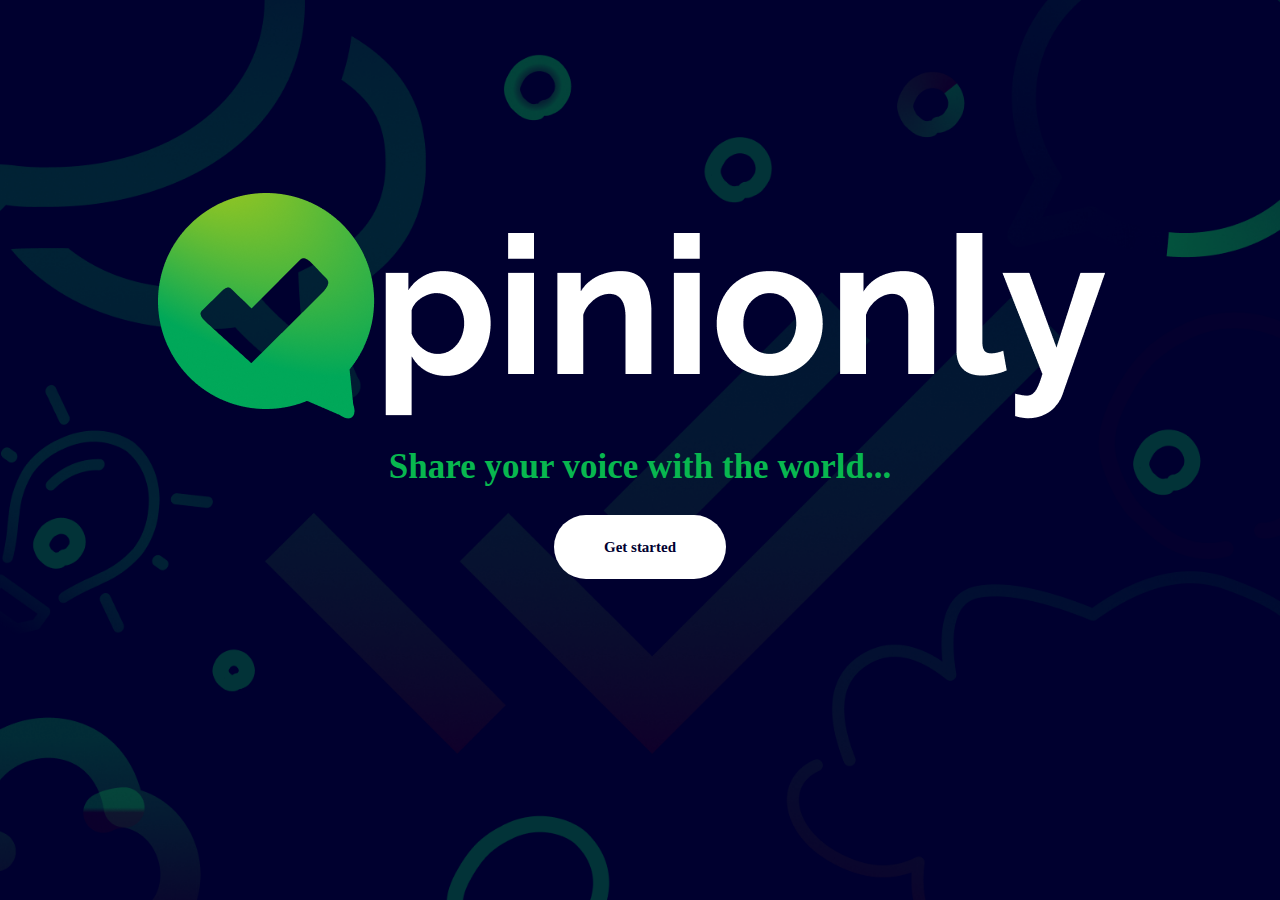
<file: Frontend/pages/index.html>
<!DOCTYPE html>
<html lang="en">
<head>
    <meta charset="UTF-8">
    <meta http-equiv="X-UA-Compatible" content="IE=edge">
    <meta name="viewport" content="width=device-width, initial-scale=1.0">
    <link rel="icon" type="image/x-icon" href="/Frontend/assets/favicon-opinionly/favicon-192.png">
    <link href='https://unpkg.com/boxicons@2.1.4/css/boxicons.min.css' rel='stylesheet'>
      <link rel="stylesheet" href="/Frontend/styles/styles.css">
    <title>Opinionly - Get Started</title>
</head>
<body>
    <div class="main-container xs-js-center">
        <div class="container">
            <img class="img-shrink" src="/Frontend/assets/opinionly-logo-full-white.png" alt="Logo Full">
            <h3 class="xs-fs-1 xs-fs-d8"><i class="fab fa-quote-left"></i>Share your voice with the world...</h3>
            <a class="xs-w-50 xs-fs-d8 xs-pad-d8 xs-js-center xs-fw-bolder" href="./home.html">Get started</a>
        </div>
    </div>
</body>
</html>
</file>
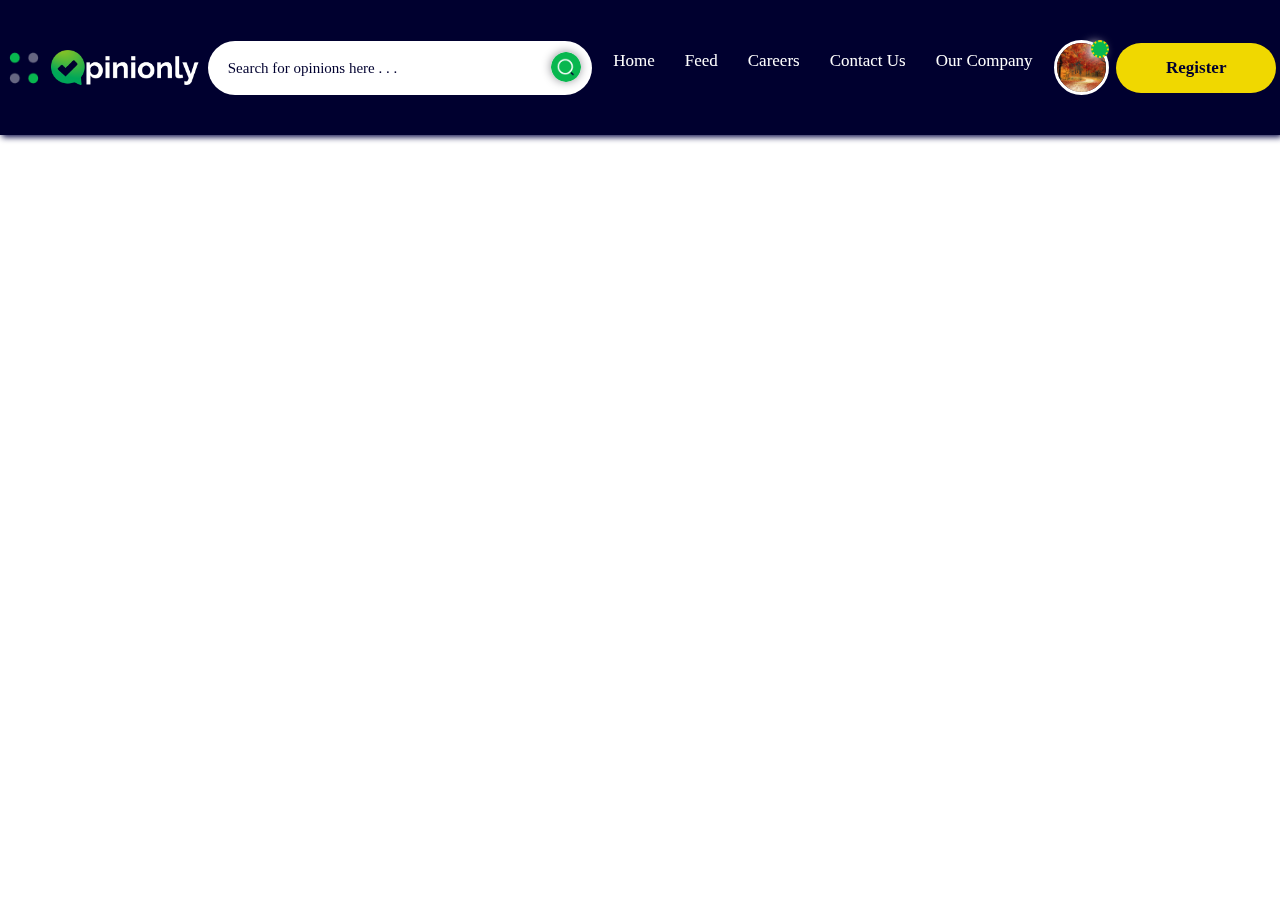
<file: Frontend/pages/about.html>
<!DOCTYPE html>
<html lang="en">
<head>
    <meta charset="UTF-8">
    <meta http-equiv="X-UA-Compatible" content="IE=edge">
    <meta name="viewport" content="width=device-width, initial-scale=1.0">
    <link rel="icon" type="image/x-icon" href="/Frontend/assets/favicon-opinionly/favicon-192.png">
    <link rel="stylesheet" href="/Frontend/icons/css/boxicons.min.css">
    <link rel="stylesheet" href="/Frontend/styles/styles.css">
    <title>Opinionly - About Us</title>
</head>
<body>
    <div class="nav-section">
        <div class="navigation-bar">
            <img class="menu-img" src="/Frontend/assets/menu 1.png" alt="Menu-section">

            <div class="logo">
                <a href="./index.html"><img src="/Frontend/assets/opinionly-logo-full-white.png" alt="Logo"></a>
            </div>

            <div class="search-bar">
                <input type="text" placeholder="Search for opinions here . . .">
                <button><img src="/Frontend/assets/search-icon-menu.png" alt="Search Icon"></button>
            </div>

            <div class="navigation-links">
                <ul>
                    <li><a href="./home.html">Home</a></li>
                    <li><a href="./feed.html">Feed</a></li>
                    <li><a href="./careers.html">Careers</a></li>
                    <li><a href="./contact.html">Contact Us</a></li>
                    <li><a href="./about.html">Our Company</a></li>
                </ul>
            </div>

            <div class="nav-user-image">
                <img src="/Frontend/assets/forest.jpg" alt="Nav Bar User Image">
                <span></span>
            </div>

            <a href="./register.html"><button id="register-btn">Register</button></a>
        </div>
        <div id="bar"></div>
    </div>

    <div class="nav-menu-full">
        <div class="nav-extended-dim"></div>
    <div class="nav-menu-section">
        <div class="nav-section-extended">

            <div class="mini-search-bar">
                <input type="text" placeholder="Search...">
                <img src="/Frontend/assets/search 2.png" alt="Mini searchbar icon">
            </div>
    
            <div class="nav-extended-links">
                <ul>
                    <li><a href="./getstarted.html">Get started</a></li>
                    <li><a href="./home.html">Home</a></li>
                    <li><a href="#">Categories</a></li>
                    <li><a href="#">Topics</a></li>
                    <li><a href="#">Contact Us</a></li>
                    <li><a href="#">Careers</a></li>
                    <li><a href="#">Leaderboard</a></li>
                    <li><a href="#">Log out</a></li>
                </ul>
            </div>
        </div>
    </div>
    </div>

    <ul>
        <li><a href="#"></a></li>
    </ul>

    
    <script src="/Frontend/app/script.js" defer></script>
</body>
</html>
</file>
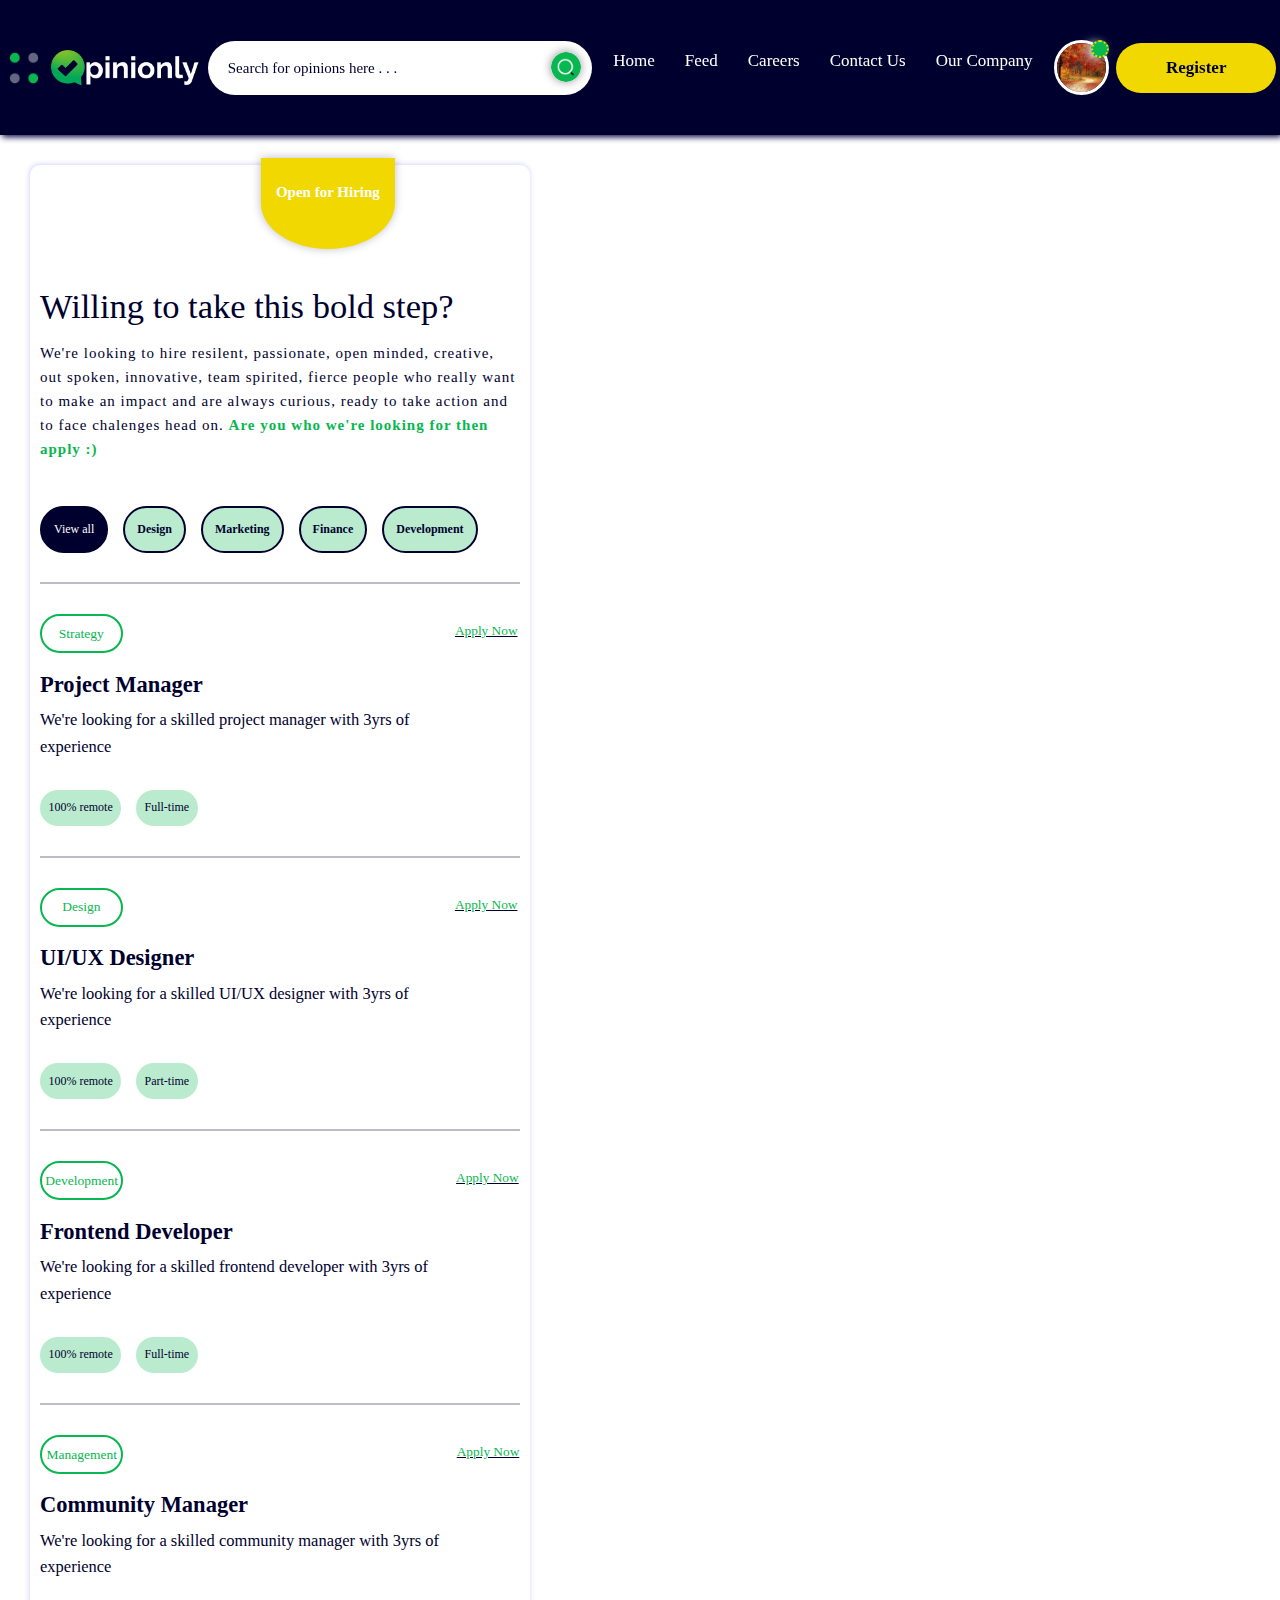
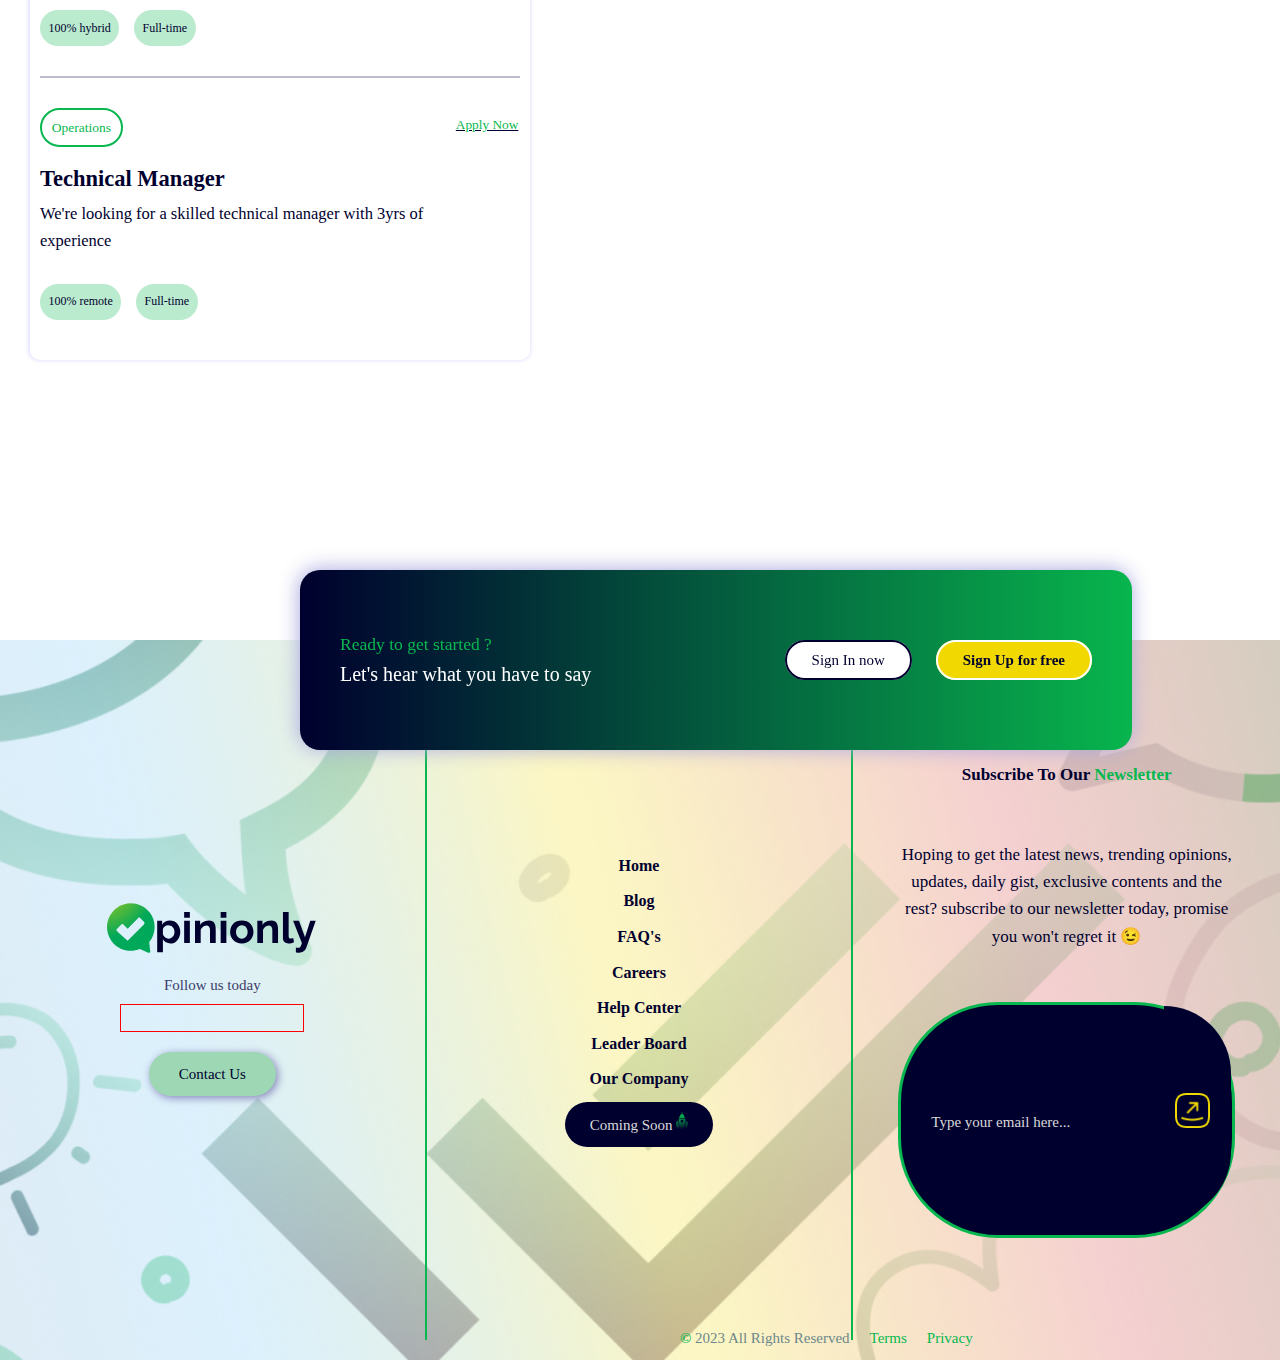
<file: Frontend/pages/careers.html>
<!DOCTYPE html>
<html lang="en">

<head>
    <meta charset="UTF-8">
    <meta http-equiv="X-UA-Compatible" content="IE=edge">
    <meta name="viewport" content="width=device-width, initial-scale=1.0">
    <link rel="icon" type="image/x-icon" href="/Frontend/assets/favicon-opinionly/favicon-192.png">
    <link rel="stylesheet" href="/Frontend/icons/css/boxicons.min.css">
    <link rel="stylesheet" href="/Frontend/styles/styles.css">
    <title>Opinionly - Careers</title>
</head>

<body>

    <div class="nav-section">
        <div class="navigation-bar">
            <img class="menu-img" src="/Frontend/assets/menu 1.png" alt="Menu-section">

            <div class="logo">
                <a href="./index.html"><img src="/Frontend/assets/opinionly-logo-full-white.png" alt="Logo"></a>
            </div>

            <div class="search-bar">
                <input type="text" placeholder="Search for opinions here . . .">
                <button><img src="/Frontend/assets/search-icon-menu.png" alt="Search Icon"></button>
            </div>

            <div class="navigation-links">
                <ul>
                    <li><a href="./home.html">Home</a></li>
                    <li><a href="./feed.html">Feed</a></li>
                    <li><a href="./careers.html">Careers</a></li>
                    <li><a href="./contact.html">Contact Us</a></li>
                    <li><a href="./about.html">Our Company</a></li>
                </ul>
            </div>

            <div class="nav-user-image">
                <img src="/Frontend/assets/forest.jpg" alt="Nav Bar User Image">
                <span></span>
            </div>

            <a href="./register.html"><button id="register-btn">Register</button></a>
        </div>
        <div id="bar"></div>
    </div>

    <div class="nav-menu-full">
        <div class="nav-extended-dim"></div>
    <div class="nav-menu-section">
        <div class="nav-section-extended">

            <div class="mini-search-bar">
                <input type="text" placeholder="Search...">
                <img src="/Frontend/assets/search 2.png" alt="Mini searchbar icon">
            </div>
    
            <div class="nav-extended-links">
                <ul>
                    <li><a href="./getstarted.html">Get started</a></li>
                    <li><a href="./home.html">Home</a></li>
                    <li><a href="#">Categories</a></li>
                    <li><a href="#">Topics</a></li>
                    <li><a href="#">Contact Us</a></li>
                    <li><a href="#">Careers</a></li>
                    <li><a href="#">Leaderboard</a></li>
                    <li><a href="#">Log out</a></li>
                </ul>
            </div>
        </div>
    </div>
    </div>

    <div class="career-main-container">

        <div class="career-listings">

            <div class="career-intro-message">
                <span>Open for Hiring</span>
                <h1>Willing to take this bold step?</h1>
                <p>We're looking to hire resilent, passionate, open minded, creative, out spoken, innovative, team spirited, fierce people who really want to make an impact and are always curious, ready to take action and to face chalenges head on. <b>Are you who we're looking for then apply :)</b></p>
            </div>

            <div class="career-slide-catalogue">
                <span>View all</span>
                <span>Design</span>
                <span>Marketing</span>
                <span>Finance</span>
                <span>Development</span>
            </div>

            <div class="career-list">

                <div class="career-list-info">
                    <span class="career-category">Strategy</span>
                    <h3>Project Manager</h3>
                    <p>We're looking for a skilled project manager with 3yrs of experience</p>

                    <div class="career-info-tags">
                        <span>100% remote</span>
                        <span>Full-time</span>
                    </div>
                </div>

                <button onclick="CareerDetails()">Apply Now</button>
            </div>

            <div class="career-list">

                <div class="career-list-info">
                    <span class="career-category">Design</span>
                    <h3>UI/UX Designer</h3>
                    <p>We're looking for a skilled UI/UX designer with 3yrs of experience</p>

                    <div class="career-info-tags">
                        <span>100% remote</span>
                        <span>Part-time</span>
                    </div>
                </div>

                <button onclick="CareerDetails()">Apply Now</button>
            </div>

            <div class="career-list">

                <div class="career-list-info">
                    <span class="career-category">Development</span>
                    <h3>Frontend Developer</h3>
                    <p>We're looking for a skilled frontend developer with 3yrs of experience</p>

                    <div class="career-info-tags">
                        <span>100% remote</span>
                        <span>Full-time</span>
                    </div>
                </div>

                <button onclick="CareerDetails()">Apply Now</button>
            </div>

            <div class="career-list">

                <div class="career-list-info">
                    <span class="career-category">Management</span>
                    <h3>Community Manager</h3>
                    <p>We're looking for a skilled community manager with 3yrs of experience</p>

                    <div class="career-info-tags">
                        <span>100% hybrid</span>
                        <span>Full-time</span>
                    </div>
                </div>

                <button onclick="CareerDetails()">Apply Now</button>
            </div>

            <div class="career-list">

                <div class="career-list-info">
                    <span class="career-category">Operations</span>
                    <h3>Technical Manager</h3>
                    <p>We're looking for a skilled technical manager with 3yrs of experience</p>

                    <div class="career-info-tags">
                        <span>100% remote</span>
                        <span>Full-time</span>
                    </div>
                </div>

                <button onclick="CareerDetails()">Apply Now</button>
            </div>

        </div>

        <div class="career-listing-details">

            <div class="career-listings-header">
                <span class="career-category">Strategy</span>
                <h1>Project Manager</h1>

                <div class="career-tag-section">

                    <div class="career-tag">
                        <span>100% remote</span>
                        <span>Full-time</span>
                    </div>

                    <button class="career-apply-btn" onclick="applySect()">Apply</button>

                </div>
            </div>

            <div class="career-list-info">
                <p>We are looking to hire talented, brillant, highly motivated indvidual who a very proficient and knowledgeable in their work. Working with us a Project Manager means that you'll be in charge of the organization, coordination and handling of various iterations and project which we will work. This involves working closely with multiple teams, project leaders, team leaders, and overseeing leaders to releasing and working on various project that will be worked on in this course of the lifespan of this product. As a project manager you're not only expected to carry out work efficiently and accurately but to be able to <b>:</b></p>
                <ul>
                    <li>Work conveniently with teams.</li>
                    <li>Cultivate a great work-fun experiance.</li>
                    <li>Know how to communicate efficiently with team members.</li>
                    <li>Create an atmosphere suitable to breed creativity, productivty and healthy engagements.</li>
                </ul>
                <p>These among many are the skills we require from you as a project manager in our our organisation. You leave a link to your portfolio website or drop your resume below. </p>
                <a href="#">Learn more about our organisation</a>
            </div>
        </div>

        <div class="career-apply-container">
            <div class="career-apply-section">

                <form>
                    <div class="career-apply-form">
                        <span>Name</span>
                        <input type="text" placeholder="Please enter your name...">
                    </div>

                    <div class="career-apply-form">
                        <span>Email ID</span>
                        <input type="text" placeholder="Please enter your email...">
                    </div>

                    <div class="career-apply-form">
                        <span>Portfolio Link</span>
                        <input type="text" placeholder="https://example.co...">
                    </div>
                </form>

                <div class="apply-divider">
                    <hr> OR <hr>
                </div>

                <div class="career-resume-upload">
                    <i class='bx bxs-file-pdf'></i>
                    <h6>Upload your resume here <br> Your file size must not be gretaer than 15mb</h6>
                    <button>upload</button>
                </div>

                <button>Submit</button>
            </div>
        </div>

    </div>

    <div class="footer-section">

        <div class="footer-cta-section">
            <div class="footer-cta-text">
                <h3>Ready to get started ?</h3>
                <h2>Let's hear what you have to say</h2>
            </div>
            <div class="footer-cta-register">
                <a href="./register.html">Sign In now</a>
                <a href="./register.html" class="sign-up">Sign Up for free</a>
            </div>
        </div>

        <div class="footer-main-section">
            <!-- <img src="/assets/Footer-bg.png" alt="Footer Background" class="footer-bg"> -->
            <div class="footer-socials">

                <div class="footer-logo">
                    <img src="/Frontend/assets/opinionly-logo-full.svg" alt="Footer Logo">
                </div>

                <h5>Follow us today</h5>

                <div class="footer-social-tags">
                    <a href="#"><i class='bx bxl-facebook-circle'></i></a>
                    <a href="#"><i class='bx bxl-linkedin-square' ></i></a>
                    <a href="#"><i class='bx bxl-instagram-alt' ></i></a>
                    <a href="#"><i class='bx bxl-twitter' ></i></a>
                </div>

                <a href="#" class="footer-contact-btn">Contact Us</a>
            </div>

            <div class="footer-links">
                <li><a href="#">Home</a></li>
                <li><a href="#">Blog</a></li>
                <li><a href="#">FAQ's</a></li>
                <li><a href="#">Careers</a></li>
                <li><a href="#">Help Center</a></li>
                <li><a href="#">Leader Board</a></li>
                <li><a href="#">Our Company</a></li>
                <div class="coming-soon-btn">
                    <a href="#">Coming Soon <img src="/Frontend/assets/rocket.png" alt="Coming Soon Image"></a>
                </div>
            </div>

            <div class="footer-subscribe">
                <h3>Subscribe To Our <b>Newsletter</b></h3>
                <p>Hoping to get the latest news, trending opinions, updates, daily gist, exclusive contents and the
                    rest? subscribe to our newsletter today, promise you won't regret it 😉</p>
                <div class="subscribe">
                    <input type="text" placeholder="Type your email here...">
                    <button><img src="/Frontend/assets/subscribe.png" alt="Subscribe Image"></button>
                </div>
            </div>

            <div class="copyright">
                <h5><b>&#169;</b> 2023 All Rights Reserved</h5>
                <div class="terms">
                    <li><a href="#">Terms</a></li>
                    <li><a href="#">Privacy</a></li>
                </div>
            </div>
        </div>

    </div>

    <script src="/Frontend/app/script.js" defer></script>
</body>

</html>
</file>
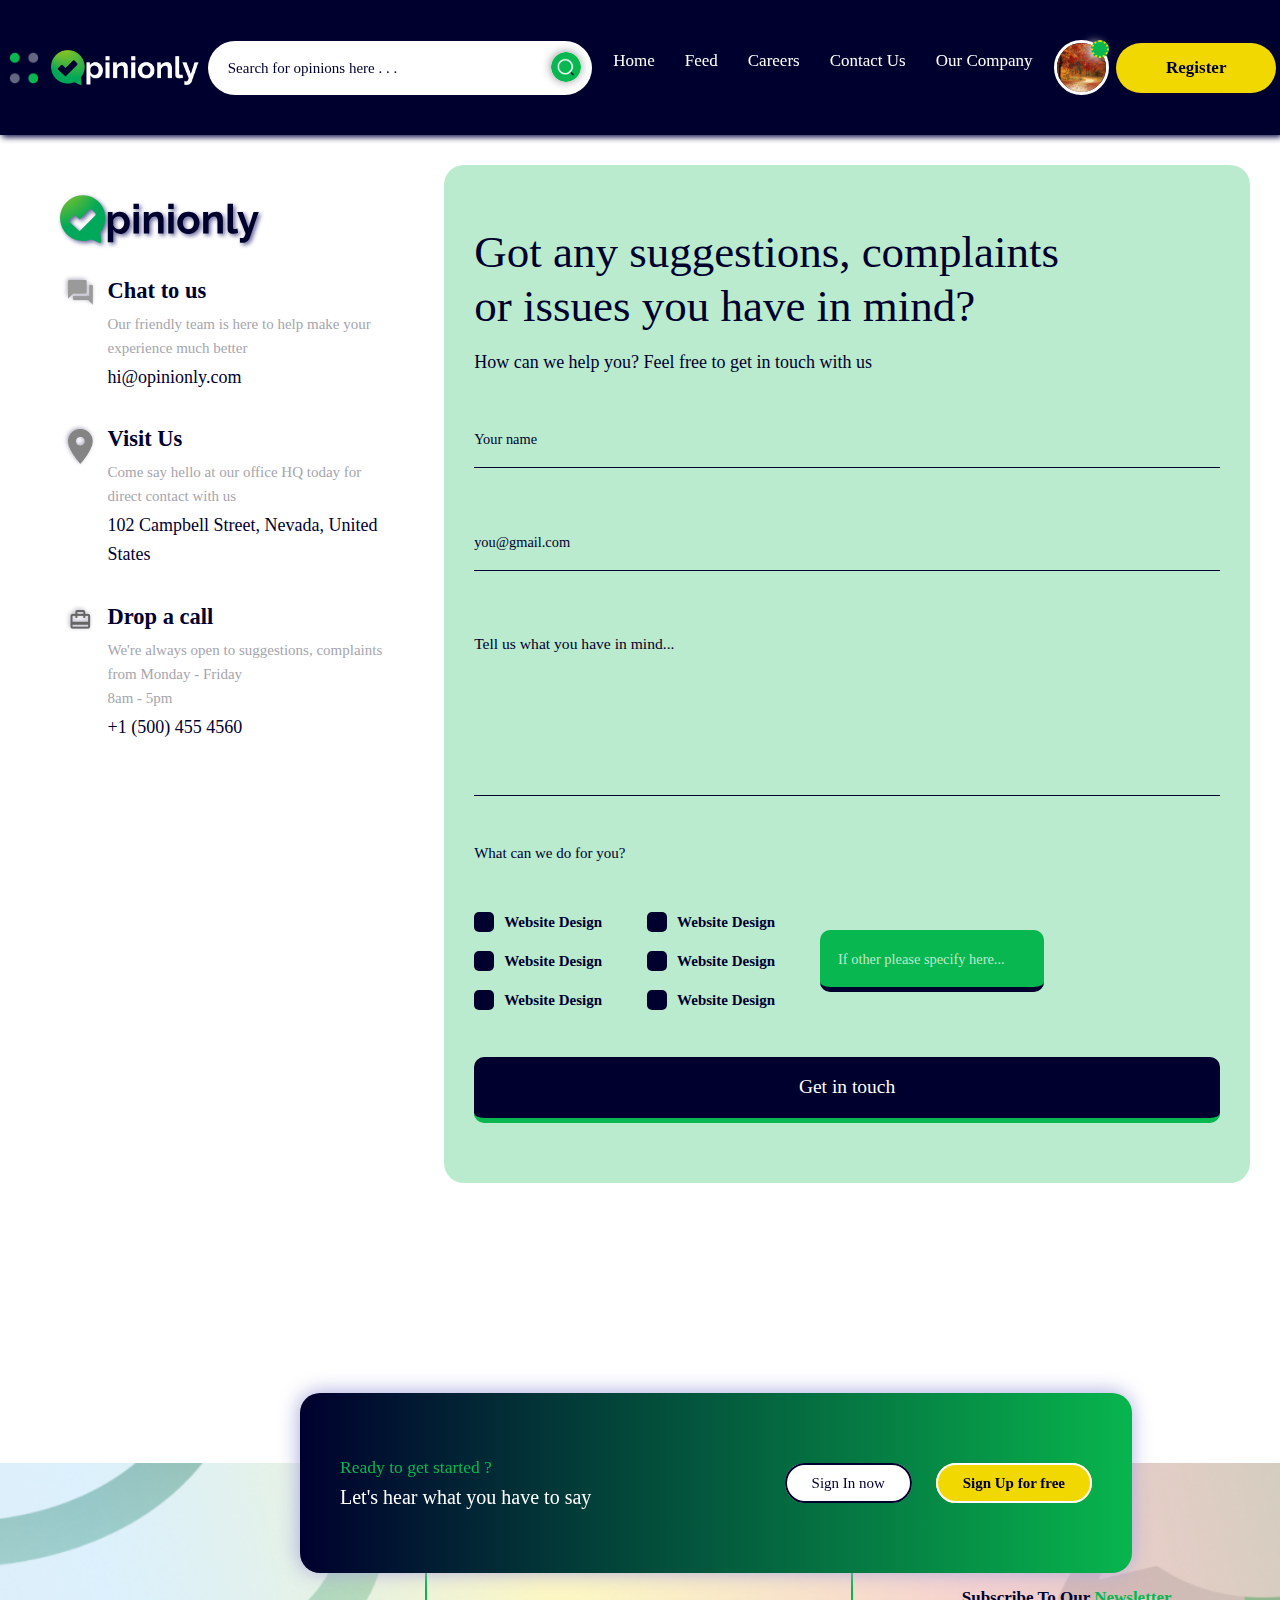
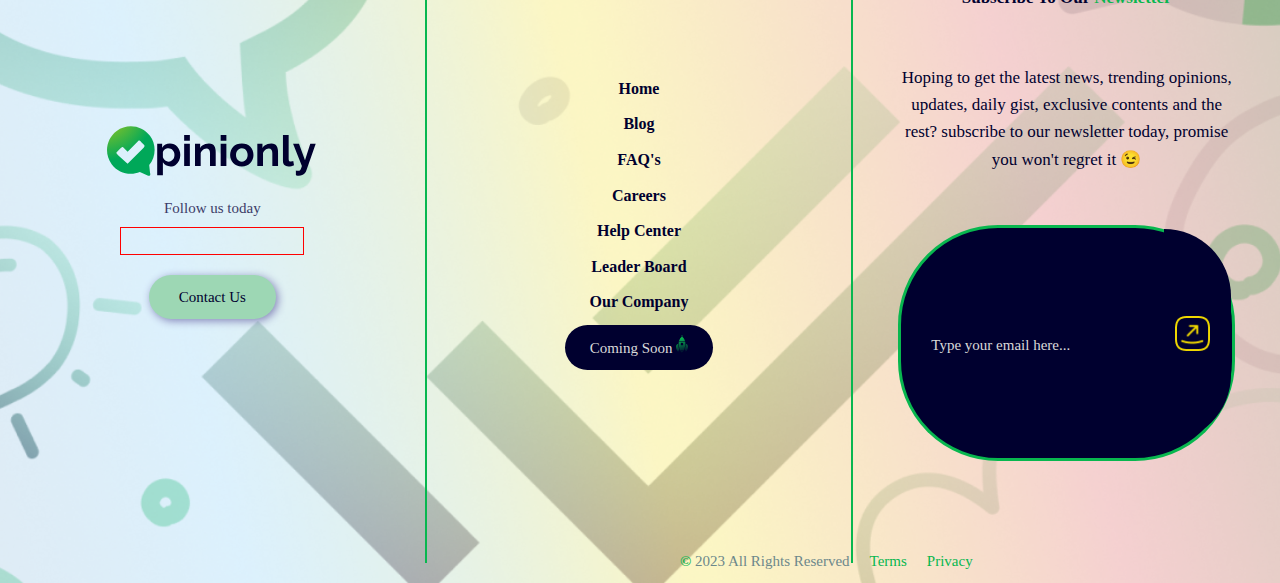
<file: Frontend/pages/contact.html>
<!DOCTYPE html>
<html lang="en">

<head>
    <meta charset="UTF-8">
    <meta http-equiv="X-UA-Compatible" content="IE=edge">
    <meta name="viewport" content="width=device-width, initial-scale=1.0">
    <link rel="icon" type="image/x-icon" href="/Frontend/assets/favicon-opinionly/favicon-192.png">
    <link href='https://unpkg.com/boxicons@2.1.4/css/boxicons.min.css' rel='stylesheet'>
    <link rel="stylesheet" href="/Frontend/styles/styles.css">
    <title>Opinionly - Contact Us</title>
</head>

<body>
    <div class="nav-section">
        <div class="navigation-bar">
            <img class="menu-img" src="/Frontend/assets/menu 1.png" alt="Menu-section">

            <div class="logo">
                <a href="./index.html"><img src="/Frontend/assets/opinionly-logo-full-white.png" alt="Logo"></a>
            </div>

            <div class="search-bar">
                <input type="text" placeholder="Search for opinions here . . .">
                <button><img src="/Frontend/assets/search-icon-menu.png" alt="Search Icon"></button>
            </div>

            <div class="navigation-links">
                <ul>
                    <li><a href="./home.html">Home</a></li>
                    <li><a href="./feed.html">Feed</a></li>
                    <li><a href="./careers.html">Careers</a></li>
                    <li><a href="./contact.html">Contact Us</a></li>
                    <li><a href="./about.html">Our Company</a></li>
                </ul>
            </div>

            <div class="nav-user-image">
                <img src="/Frontend/assets/forest.jpg" alt="Nav Bar User Image">
                <span></span>
            </div>

            <a href="./register.html"><button id="register-btn">Register</button></a>
        </div>
        <div id="bar"></div>
    </div>

    <div class="nav-menu-full">
        <div class="nav-extended-dim"></div>
    <div class="nav-menu-section">
        <div class="nav-section-extended">

            <div class="mini-search-bar">
                <input type="text" placeholder="Search...">
                <img src="/Frontend/assets/search 2.png" alt="Mini searchbar icon">
            </div>
    
            <div class="nav-extended-links">
                <ul>
                    <li><a href="./getstarted.html">Get started</a></li>
                    <li><a href="./home.html">Home</a></li>
                    <li><a href="#">Categories</a></li>
                    <li><a href="#">Topics</a></li>
                    <li><a href="#">Contact Us</a></li>
                    <li><a href="#">Careers</a></li>
                    <li><a href="#">Leaderboard</a></li>
                    <li><a href="#">Log out</a></li>
                </ul>
            </div>
        </div>
    </div>
    </div>

    <div class="contact-main-container">

        <div class="contact-left-section">

            <div class="contact-img">
                <img src="/Frontend/assets/opinionly-logo-full.svg" alt="Opinionly Logo">
            </div>

            <div class="contact-modes">
                <div class="contact-mode-img">
                    <img src="/Frontend/assets/comments.png" alt="Chat us image">
                </div>
                <div class="contact-mode-details">
                    <h3>Chat to us</h3>
                    <p>Our friendly team is here to help make your experience much better</p>
                    <h5>hi@opinionly.com</h5>
                </div>
            </div>

            <div class="contact-modes">
                <div class="contact-mode-img">
                    <img src="/Frontend/assets/location.png" alt="Chat us image">
                </div>
                <div class="contact-mode-details">
                    <h3>Visit Us</h3>
                    <p>Come say hello at our office HQ today for direct contact with us</p>
                    <h5>102 Campbell Street, Nevada, United States</h5>
                </div>
            </div>

            <div class="contact-modes">
                <div class="contact-mode-img">
                    <img src="/Frontend/assets/profile-job.png" alt="Chat us image">
                </div>
                <div class="contact-mode-details">
                    <h3>Drop a call</h3>
                    <p>We're always open to suggestions, complaints from Monday - Friday <br> 8am - 5pm</p>
                    <h5>+1 (500) 455 4560</h5>
                </div>
            </div>

        </div>

        <div class="contact-right-section">

            <div class="contact-right-header">
                <h1>Got any suggestions, complaints or issues you have in mind?</h1>
            </div>

            <h5>How can we help you? Feel free to get in touch with us</h5>

            <div class="contact-form">
                <input type="text" placeholder="Your name">
                <input type="email" placeholder="you@gmail.com">
                <textarea name="contact-form-msg" id="contact-form-msg" placeholder="Tell us what you have in mind..."></textarea>

                <p>What can we do for you?</p>

                <div class="contact-form-checkbox">

                    <div class="form-checkbox">

                        <label class="checkbox">
                            <input type="checkbox" name="Web Design" id="Web-design"> <label>Website Design</label>
                            <div class="checkmark"></div>
                            
                        </label>

                        <label class="checkbox">
                            <input type="checkbox" name="Web Design" id="Web-design"> <label>Website Design</label>
                            <div class="checkmark"></div>
                            
                        </label>

                        <label class="checkbox">
                            <input type="checkbox" name="Web Design" id="Web-design"> <label>Website Design</label>
                            <div class="checkmark"></div>
                            
                        </label>

                    </div>

                    <div class="form-checkbox">

                        <label class="checkbox">
                            <input type="checkbox" name="Web Design" id="Web-design"> <label>Website Design</label>
                            <div class="checkmark"></div>
                            
                        </label>
    
                        <label class="checkbox">
                            <input type="checkbox" name="Web Design" id="Web-design"> <label>Website Design</label>
                            <div class="checkmark"></div>
                            
                        </label>
    
                        <label class="checkbox">
                            <input type="checkbox" name="Web Design" id="Web-design"> <label>Website Design</label>
                            <div class="checkmark"></div>
                            
                        </label>

                    </div>
                    
                    <div class="checkbox-extension">
                        <input type="text" placeholder="If other please specify here...">
                    </div>

                </div>

                <button>Get in touch</button>
            </div>
            
        </div>

    </div>

    <div class="footer-section">

        <div class="footer-cta-section">
            <div class="footer-cta-text">
                <h3>Ready to get started ?</h3>
                <h2>Let's hear what you have to say</h2>
            </div>
            <div class="footer-cta-register">
                <a href="./register.html">Sign In now</a>
                <a href="./register.html" class="sign-up">Sign Up for free</a>
            </div>
        </div>

        <div class="footer-main-section">
            <!-- <img src="/assets/Footer-bg.png" alt="Footer Background" class="footer-bg"> -->
            <div class="footer-socials">

                <div class="footer-logo">
                    <img src="/Frontend/assets/opinionly-logo-full.svg" alt="Footer Logo">
                </div>

                <h5>Follow us today</h5>

                <div class="footer-social-tags">
                    <a href="#"><i class='bx bxl-facebook-circle'></i></a>
                    <a href="#"><i class='bx bxl-linkedin-square' ></i></a>
                    <a href="#"><i class='bx bxl-instagram-alt' ></i></a>
                    <a href="#"><i class='bx bxl-twitter' ></i></a>
                </div>

                <a href="#" class="footer-contact-btn">Contact Us</a>
            </div>

            <div class="footer-links">
                <li><a href="#">Home</a></li>
                <li><a href="#">Blog</a></li>
                <li><a href="#">FAQ's</a></li>
                <li><a href="#">Careers</a></li>
                <li><a href="#">Help Center</a></li>
                <li><a href="#">Leader Board</a></li>
                <li><a href="#">Our Company</a></li>
                <div class="coming-soon-btn">
                    <a href="#">Coming Soon <img src="/Frontend/assets/rocket.png" alt="Coming Soon Image"></a>
                </div>
            </div>

            <div class="footer-subscribe">
                <h3>Subscribe To Our <b>Newsletter</b></h3>
                <p>Hoping to get the latest news, trending opinions, updates, daily gist, exclusive contents and the
                    rest? subscribe to our newsletter today, promise you won't regret it 😉</p>
                <div class="subscribe">
                    <input type="text" placeholder="Type your email here...">
                    <button><img src="/Frontend/assets/subscribe.png" alt="Subscribe Image"></button>
                </div>
            </div>

            <div class="copyright">
                <h5><b>&#169;</b> 2023 All Rights Reserved</h5>
                <div class="terms">
                    <li><a href="#">Terms</a></li>
                    <li><a href="#">Privacy</a></li>
                </div>
            </div>
        </div>

    </div>

    <script src="/Frontend/app/script.js" defer></script>
</body>

</html>
</file>
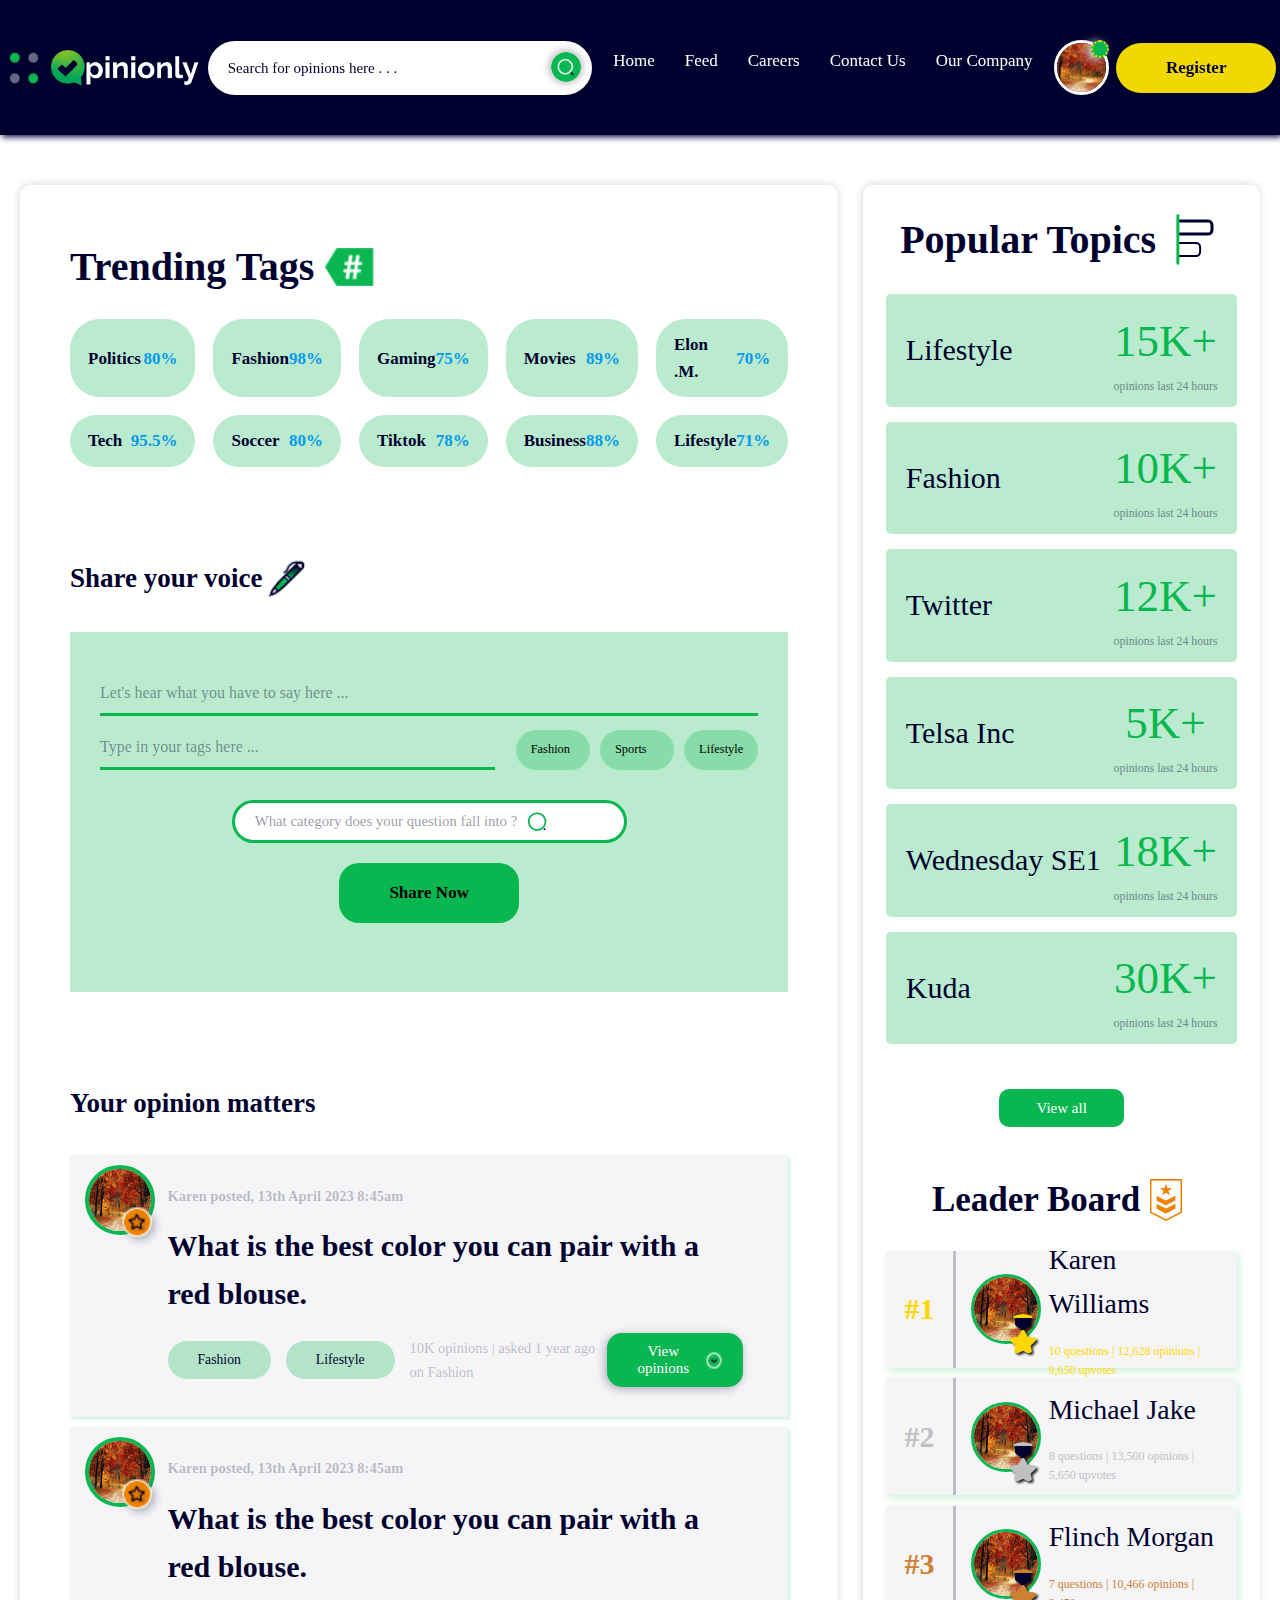
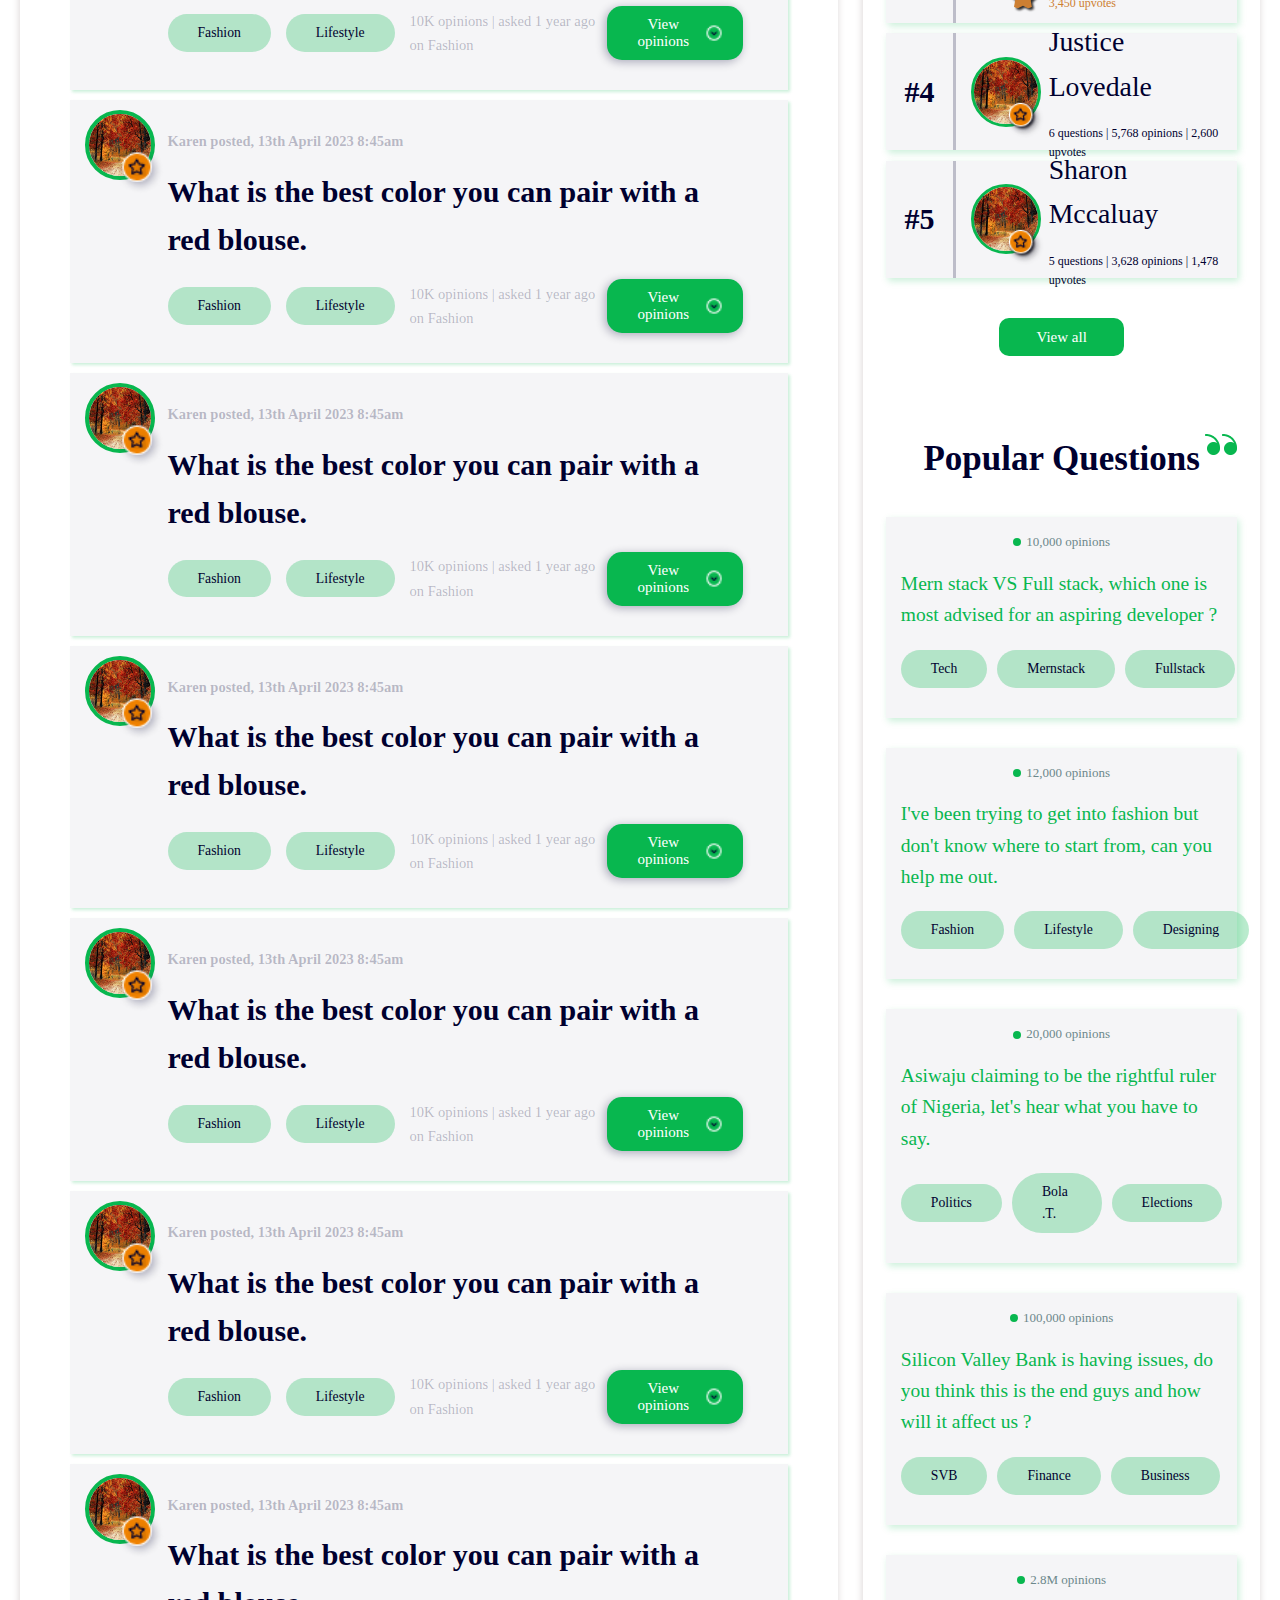
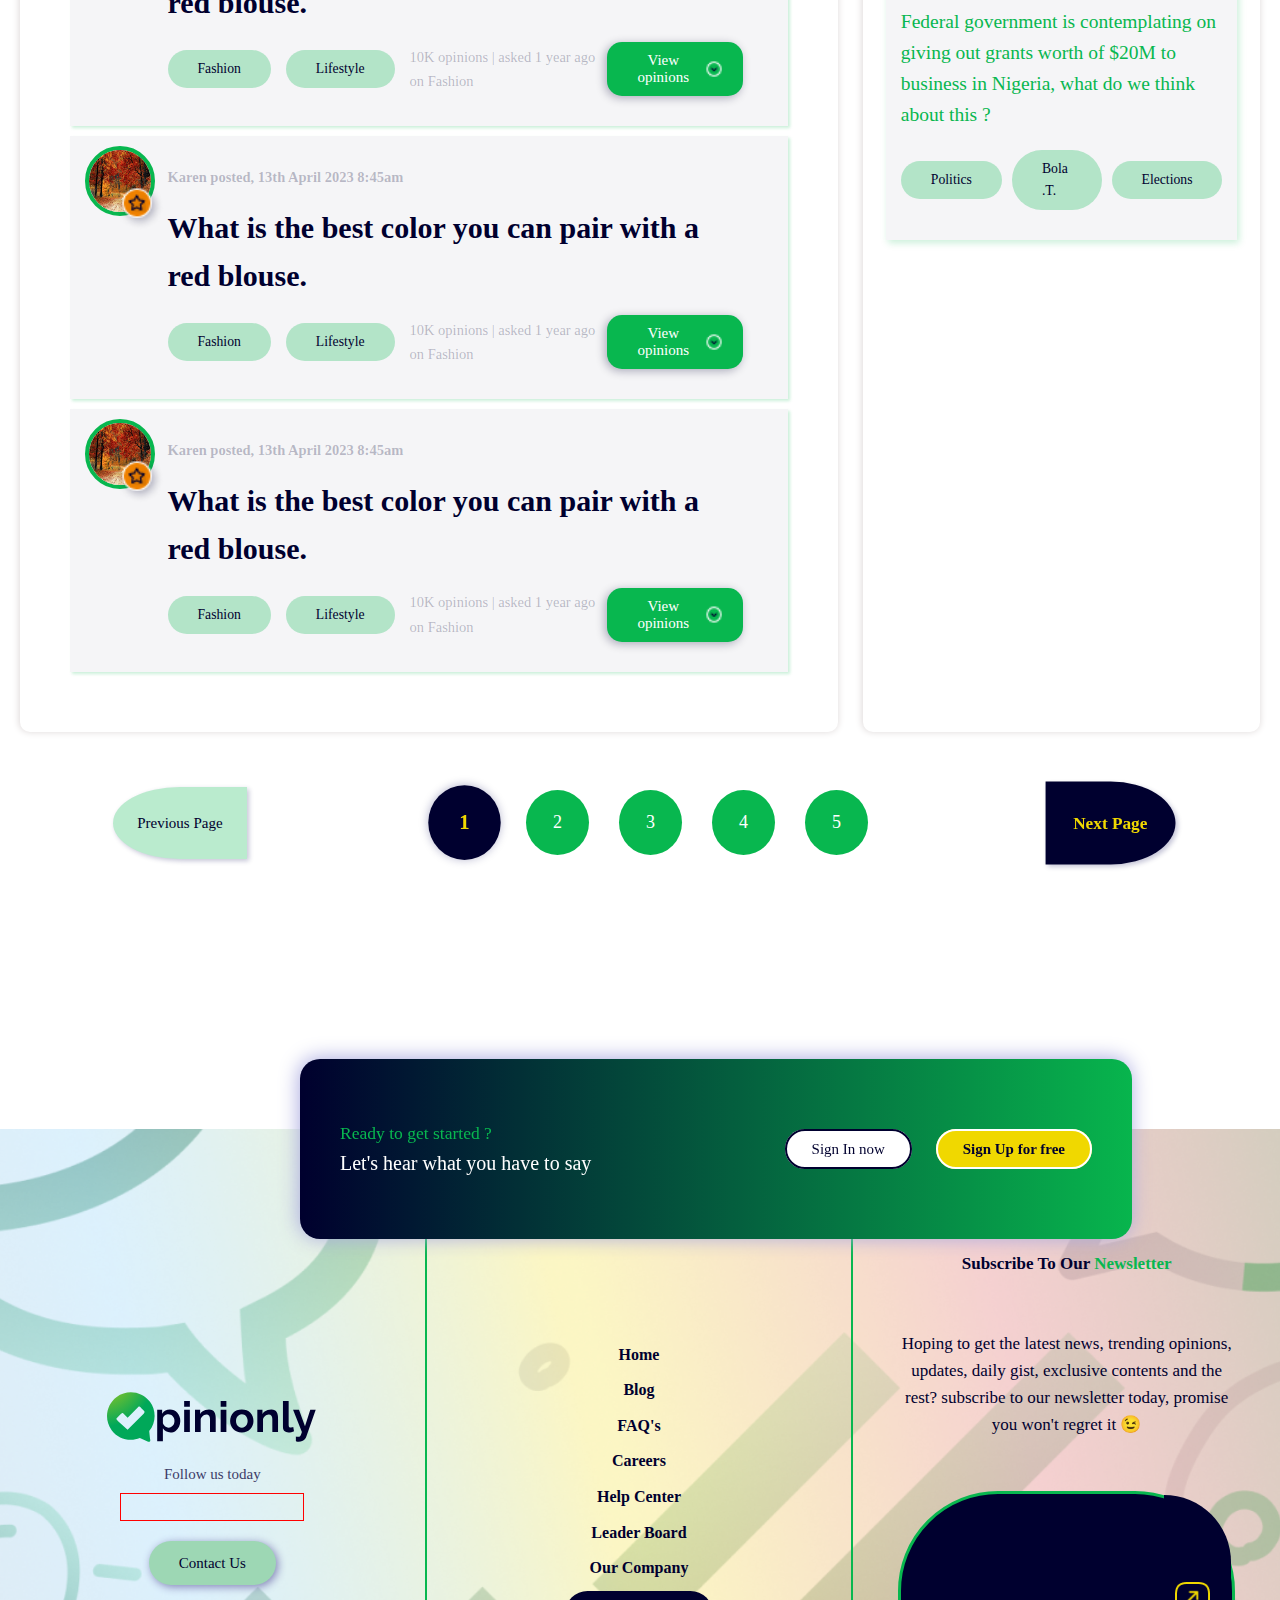
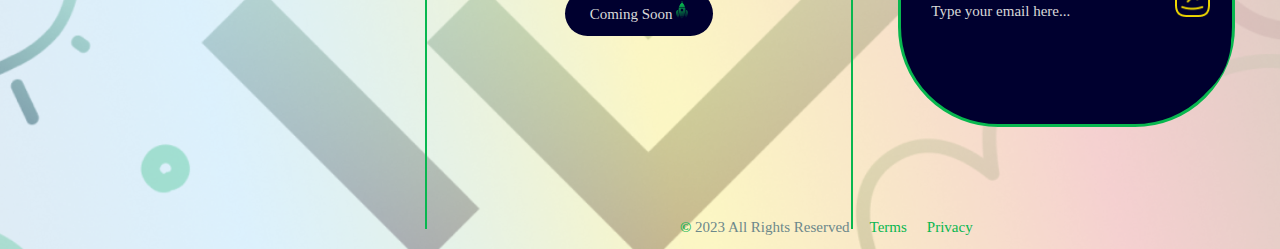
<file: Frontend/pages/feed.html>
<!DOCTYPE html>
<html lang="en">

<head>
    <meta charset="UTF-8">
    <meta http-equiv="X-UA-Compatible" content="IE=edge">
    <meta name="viewport" content="width=device-width, initial-scale=1.0">
    <link href='https://unpkg.com/boxicons@2.1.4/css/boxicons.min.css' rel='stylesheet'>
    <link rel="icon" type="image/x-icon" href="/Frontend/assets/favicon-opinionly/favicon-192.png">
    <link rel="stylesheet" href="/Frontend/styles/styles.css">
    <title>Opinionly - Feed</title>
</head>

<body>

    <div class="nav-section">
        <div class="navigation-bar">
            <img class="menu-img" src="/Frontend/assets/menu 1.png" alt="Menu-section">

            <div class="logo">
                <a href="./index.html"><img src="/Frontend/assets/opinionly-logo-full-white.png" alt="Logo"></a>
            </div>

            <div class="search-bar">
                <input type="text" placeholder="Search for opinions here . . .">
                <button><img src="/Frontend/assets/search-icon-menu.png" alt="Search Icon"></button>
            </div>

            <div class="navigation-links">
                <ul>
                    <li><a href="./home.html">Home</a></li>
                    <li><a href="./feed.html">Feed</a></li>
                    <li><a href="./careers.html">Careers</a></li>
                    <li><a href="./contact.html">Contact Us</a></li>
                    <li><a href="./about.html">Our Company</a></li>
                </ul>
            </div>

            <div class="nav-user-image">
                <img src="/Frontend/assets/forest.jpg" alt="Nav Bar User Image">
                <span></span>
            </div>

            <a href="./register.html"><button id="register-btn">Register</button></a>
        </div>
        <div id="bar"></div>
    </div>

    <div class="nav-menu-full">
        <div class="nav-extended-dim"></div>
    <div class="nav-menu-section">
        <div class="nav-section-extended">

            <div class="mini-search-bar">
                <input type="text" placeholder="Search...">
                <img src="/Frontend/assets/search 2.png" alt="Mini searchbar icon">
            </div>
    
            <div class="nav-extended-links">
                <ul>
                    <li><a href="./getstarted.html">Get started</a></li>
                    <li><a href="./home.html">Home</a></li>
                    <li><a href="#">Categories</a></li>
                    <li><a href="#">Topics</a></li>
                    <li><a href="#">Contact Us</a></li>
                    <li><a href="#">Careers</a></li>
                    <li><a href="#">Leaderboard</a></li>
                    <li><a href="#">Log out</a></li>
                </ul>
            </div>
        </div>
    </div>
    </div>

    <div class="feed-main-container">

        <div class="feed-left-section">

            <div class="trending-tags-section">
                <h1>Trending Tags <img src="/Frontend/assets/topics-main.png" alt="Trending Tags Image"></h1>
                <div class="tags">

                    <span class="tag-details">
                        <h5>Politics</h5>
                        <p>80%</p>
                    </span>

                    <span class="tag-details">
                        <h5>Fashion</h5>
                        <p>98%</p>
                    </span>

                    <span class="tag-details">
                        <h5>Gaming</h5>
                        <p>75%</p>
                    </span>

                    <span class="tag-details">
                        <h5>Movies</h5>
                        <p>89%</p>
                    </span>

                    <span class="tag-details">
                        <h5>Elon .M.</h5>
                        <p>70%</p>
                    </span>

                    <span class="tag-details">
                        <h5>Tech</h5>
                        <p>95.5%</p>
                    </span>

                    <span class="tag-details">
                        <h5>Soccer</h5>
                        <p>80%</p>
                    </span>

                    <span class="tag-details">
                        <h5>Tiktok</h5>
                        <p>78%</p>
                    </span>

                    <span class="tag-details">
                        <h5>Business</h5>
                        <p>88%</p>
                    </span>

                    <span class="tag-details">
                        <h5>Lifestyle</h5>
                        <p>71%</p>
                    </span>

                </div>
            </div>

            <div class="share-voice-section">
                <h1>Share your voice <img src="/Frontend/assets/pen-main.png" alt="Share your voice Image"></h1>
                <div class="share-voice-container">
                    <input type="text" placeholder="Let's hear what you have to say here ...">

                    <div class="voice-tag-section">
                        <input type="text" placeholder="Type in your tags here ..." class="voice-tag-input">

                        <div class="share-voice-tags">

                            <span class="voice-tag">
                                <h5>Fashion</h5>
                            </span>

                            <span class="voice-tag">
                                <h5>Sports</h5>
                            </span>

                            <span class="voice-tag">
                                <h5>Lifestyle</h5>
                            </span>

                        </div>

                    </div>

                    <div class="tags-search">
                        <input type="text" placeholder="What category does your question fall into ?">
                        <button class="tag-search-btn"><img src="/Frontend/assets/search 2.png" alt="Tag Search Image"></button>
                    </div>

                    <div class="share-voice-btn">
                        <button>Share Now</button>
                    </div>

                </div>
            </div>

            <div class="feed-text-container">
                <h1>Your opinion matters</h1>

                <!-- FEED 1 -->
                <div class="feed-text-section"> 

                    <div class="feed-text">
                        <div class="feed-profile-image">
                            <img src="/Frontend/assets/forest.jpg" alt="Feed User Image">
                            <div class="user-badge">
                                <img class="badge" src="/Frontend/assets/verified-badge-orange.png" alt="Verified Badge Orange">
                            </div>
                        </div>

                        <div class="feed-text-options">
                            <p>Karen posted, 13th April 2023 8:45am</p>
                            <a href="#"><h3>What is the best color you can pair with a red blouse.</h3></a>
                            
                            <div class="feed-tag-details">

                                <div class="feed-tag">

                                    <span class="opinion-tag">
                                        <h5>Fashion</h5>
                                    </span>

                                    <span class="opinion-tag">
                                        <h5>Lifestyle</h5>
                                    </span>

                                    <p>10K opinions | asked 1 year ago on Fashion</p>

                                </div>

                                <div class="feed-text-btn">
                                    <button class="view-opinion-1">View opinions <img
                                            src="/Frontend/assets/down-main.png" alt="View Details Image"></button>
                                </div>

                            </div>
                        </div>
                    </div>

                    <div class="feed-text-display feed-toggle extend-1">
                        <div class="feed-text-extended">

                            <div class="feed-opinion-bars">
                                
                                <div class="box">
    
                                    <div class="skill">
                                        <div class="graph" style="height: 80%; background-color: #0699ED;">
                                            <div class="percent" style="color: #0699ED;">80%</div>
                                        </div>
                                        <div class="name">Blue</div>
                                    </div>
    
                                    <div class="skill">
                                        <div class="graph" style="height: 30%; background-color: #D64949;">
                                            <div class="percent" style="color: #D64949;">30%</div>
                                        </div>
                                        <div class="name">Black</div>
                                    </div>
    
                                    <div class="skill">
                                        <div class="graph" style="height: 50%; background-color: #F5EE4C;">
                                            <div class="percent" style="color: #F5EE4C;">50%</div>
                                        </div>
                                        <div class="name">Pink</div>
                                    </div>
    
                                    <div class="skill">
                                        <div class="graph" style="height: 70%; background-color: #FC9A27;">
                                            <div class="percent" style="color: #FC9A27;">70%</div>
                                        </div>
                                        <div class="name">Velvet</div>
                                    </div>
    
                                </div>
    
                            </div>
    
                            <div class="feed-opinion-details">
    
                                <div class="opinion-add-section">
                                    <input type="text" placeholder="Add your opinion here ...">
                                    <div class="add-opinion-btn">
                                        <button>Upload Opinion</button>
                                    </div>
                                </div>
    
                                <div class="opinion-vote-section">
                                    <select name="Select-opinion" id="select__opinion">
                                        <option value="----">Select opinion here ...</option>
                                        <option value="Lifestyle">Lifestyle</option>
                                        <option value="Lifestyle">Sport</option>
                                        <option value="Lifestyle">Business</option>
                                        <option value="Lifestyle">IT & Technology</option>
                                    </select>
    
                                    <div class="vote-opinion-btn">
                                        <button class="upvote">Upvote Opinion</button>
                                        <button class="downvote">Downvote Opinion</button>
                                    </div>
    
                                </div>

                                <div class="feed-view-more-btn">
                                    <button>View More</button>
                                    <span></span>
                                </div>
    
                            </div>
    
                        </div>
                    </div>


                </div>

                <!-- FEED 2 -->
                <div class="feed-text-section">

                    <div class="feed-text">
                        <div class="feed-profile-image">
                            <img src="/Frontend/assets/forest.jpg" alt="Feed User Image">
                            <div class="user-badge">
                                <img class="badge" src="/Frontend/assets/verified-badge-orange.png" alt="Verified Badge Orange">
                            </div>
                        </div>

                        <div class="feed-text-options">
                            <p>Karen posted, 13th April 2023 8:45am</p>
                            <a href="#"><h3>What is the best color you can pair with a red blouse.</h3></a>
                            <div class="feed-tag-details">

                                <div class="feed-tag">

                                    <span class="opinion-tag">
                                        <h5>Fashion</h5>
                                    </span>

                                    <span class="opinion-tag">
                                        <h5>Lifestyle</h5>
                                    </span>

                                    <p>10K opinions | asked 1 year ago on Fashion</p>

                                </div>

                                <div class="feed-text-btn">
                                    <button class="view-opinion-2">View opinions <img
                                            src="/Frontend/assets/down-main.png" alt="View Details Image"></button>
                                </div>

                            </div>
                        </div>
                    </div>

                    <div class="feed-text-display feed-toggle extend-2">
                        <div class="feed-text-extended">

                            <div class="feed-opinion-bars">
                                
                                <div class="box">
    
                                    <div class="skill">
                                        <div class="graph" style="height: 80%; background-color: #0699ED;">
                                            <div class="percent" style="color: #0699ED;">80%</div>
                                        </div>
                                        <div class="name">Blue</div>
                                    </div>
    
                                    <div class="skill">
                                        <div class="graph" style="height: 30%; background-color: #D64949;">
                                            <div class="percent" style="color: #D64949;">30%</div>
                                        </div>
                                        <div class="name">Black</div>
                                    </div>
    
                                    <div class="skill">
                                        <div class="graph" style="height: 50%; background-color: #F5EE4C;">
                                            <div class="percent" style="color: #F5EE4C;">50%</div>
                                        </div>
                                        <div class="name">Pink</div>
                                    </div>
    
                                    <div class="skill">
                                        <div class="graph" style="height: 70%; background-color: #FC9A27;">
                                            <div class="percent" style="color: #FC9A27;">70%</div>
                                        </div>
                                        <div class="name">Velvet</div>
                                    </div>
    
                                </div>
    
                            </div>
    
                            <div class="feed-opinion-details">
    
                                <div class="opinion-add-section">
                                    <input type="text" placeholder="Add your opinion here ...">
                                    <div class="add-opinion-btn">
                                        <button>Upload Opinion</button>
                                    </div>
                                </div>
    
                                <div class="opinion-vote-section">
                                    <select name="Select-opinion" id="select__opinion">
                                        <option value="----">Select opinion here ...</option>
                                        <option value="Lifestyle">Lifestyle</option>
                                        <option value="Lifestyle">Sport</option>
                                        <option value="Lifestyle">Business</option>
                                        <option value="Lifestyle">IT & Technology</option>
                                    </select>
    
                                    <div class="vote-opinion-btn">
                                        <button class="upvote">Upvote Opinion</button>
                                        <button class="downvote">Downvote Opinion</button>
                                    </div>
    
                                </div>

                                <div class="feed-view-more-btn">
                                    <button>View More</button>
                                    <span></span>
                                </div>
    
                            </div>
    
                        </div>
                    </div>

                </div>

                <!-- FEED 3 -->
                <div class="feed-text-section">

                    <div class="feed-text">
                        <div class="feed-profile-image">
                            <img src="/Frontend/assets/forest.jpg" alt="Feed User Image">
                            <div class="user-badge">
                                <img class="badge" src="/Frontend/assets/verified-badge-orange.png" alt="Verified Badge Orange">
                            </div>
                        </div>

                        <div class="feed-text-options">
                            <p>Karen posted, 13th April 2023 8:45am</p>
                            <a href="#"><h3>What is the best color you can pair with a red blouse.</h3></a>
                            <div class="feed-tag-details">

                                <div class="feed-tag">

                                    <span class="opinion-tag">
                                        <h5>Fashion</h5>
                                    </span>

                                    <span class="opinion-tag">
                                        <h5>Lifestyle</h5>
                                    </span>

                                    <p>10K opinions | asked 1 year ago on Fashion</p>

                                </div>

                                <div class="feed-text-btn">
                                    <button class="view-opinion-3">View opinions <img
                                            src="/Frontend/assets/down-main.png" alt="View Details Image"></button>
                                </div>

                            </div>
                        </div>
                    </div>

                    <div class="feed-text-display feed-toggle extend-3">
                        <div class="feed-text-extended">

                            <div class="feed-opinion-bars">
                                
                                <div class="box">
    
                                    <div class="skill">
                                        <div class="graph" style="height: 80%; background-color: #0699ED;">
                                            <div class="percent" style="color: #0699ED;">80%</div>
                                        </div>
                                        <div class="name">Blue</div>
                                    </div>
    
                                    <div class="skill">
                                        <div class="graph" style="height: 30%; background-color: #D64949;">
                                            <div class="percent" style="color: #D64949;">30%</div>
                                        </div>
                                        <div class="name">Black</div>
                                    </div>
    
                                    <div class="skill">
                                        <div class="graph" style="height: 50%; background-color: #F5EE4C;">
                                            <div class="percent" style="color: #F5EE4C;">50%</div>
                                        </div>
                                        <div class="name">Pink</div>
                                    </div>
    
                                    <div class="skill">
                                        <div class="graph" style="height: 70%; background-color: #FC9A27;">
                                            <div class="percent" style="color: #FC9A27;">70%</div>
                                        </div>
                                        <div class="name">Velvet</div>
                                    </div>
    
                                </div>
    
                            </div>
    
                            <div class="feed-opinion-details">
    
                                <div class="opinion-add-section">
                                    <input type="text" placeholder="Add your opinion here ...">
                                    <div class="add-opinion-btn">
                                        <button>Upload Opinion</button>
                                    </div>
                                </div>
    
                                <div class="opinion-vote-section">
                                    <select name="Select-opinion" id="select__opinion">
                                        <option value="----">Select opinion here ...</option>
                                        <option value="Lifestyle">Lifestyle</option>
                                        <option value="Lifestyle">Sport</option>
                                        <option value="Lifestyle">Business</option>
                                        <option value="Lifestyle">IT & Technology</option>
                                    </select>
    
                                    <div class="vote-opinion-btn">
                                        <button class="upvote">Upvote Opinion</button>
                                        <button class="downvote">Downvote Opinion</button>
                                    </div>
    
                                </div>

                                <div class="feed-view-more-btn">
                                    <button>View More</button>
                                    <span></span>
                                </div>
    
                            </div>
    
                        </div>
                    </div>

                </div>

                <!-- FEED 4 -->
                <div class="feed-text-section">

                    <div class="feed-text">
                        <div class="feed-profile-image">
                            <img src="/Frontend/assets/forest.jpg" alt="Feed User Image">
                            <div class="user-badge">
                                <img class="badge" src="/Frontend/assets/verified-badge-orange.png" alt="Verified Badge Orange">
                            </div>
                        </div>
                        
                            <div class="feed-text-options">
                                <p>Karen posted, 13th April 2023 8:45am</p>
                                <a href="#"><h3>What is the best color you can pair with a red blouse.</h3></a>
                                <div class="feed-tag-details">
    
                                    <div class="feed-tag">
    
                                        <span class="opinion-tag">
                                            <h5>Fashion</h5>
                                        </span>
    
                                        <span class="opinion-tag">
                                            <h5>Lifestyle</h5>
                                        </span>
    
                                        <p>10K opinions | asked 1 year ago on Fashion</p>
    
                                    </div>
    
                                    <div class="feed-text-btn">
                                        <button class="view-opinion-4">View opinions <img src="/Frontend/assets/down-main.png" alt="View Details Image"></button>
                                    </div>
    
                                </div>
                            </div>
                    </div>
                    
                    <div class="feed-text-display feed-toggle extend-4">
                        <div class="feed-text-extended">

                            <div class="feed-opinion-bars">
                                
                                <div class="box">
    
                                    <div class="skill">
                                        <div class="graph" style="height: 80%; background-color: #0699ED;">
                                            <div class="percent" style="color: #0699ED;">80%</div>
                                        </div>
                                        <div class="name">Blue</div>
                                    </div>
    
                                    <div class="skill">
                                        <div class="graph" style="height: 30%; background-color: #D64949;">
                                            <div class="percent" style="color: #D64949;">30%</div>
                                        </div>
                                        <div class="name">Black</div>
                                    </div>
    
                                    <div class="skill">
                                        <div class="graph" style="height: 50%; background-color: #F5EE4C;">
                                            <div class="percent" style="color: #F5EE4C;">50%</div>
                                        </div>
                                        <div class="name">Pink</div>
                                    </div>
    
                                    <div class="skill">
                                        <div class="graph" style="height: 70%; background-color: #FC9A27;">
                                            <div class="percent" style="color: #FC9A27;">70%</div>
                                        </div>
                                        <div class="name">Velvet</div>
                                    </div>
    
                                </div>
    
                            </div>
    
                            <div class="feed-opinion-details">
    
                                <div class="opinion-add-section">
                                    <input type="text" placeholder="Add your opinion here ...">
                                    <div class="add-opinion-btn">
                                        <button>Upload Opinion</button>
                                    </div>
                                </div>
    
                                <div class="opinion-vote-section">
                                    <select name="Select-opinion" id="select__opinion">
                                        <option value="----">Select opinion here ...</option>
                                        <option value="Lifestyle">Lifestyle</option>
                                        <option value="Lifestyle">Sport</option>
                                        <option value="Lifestyle">Business</option>
                                        <option value="Lifestyle">IT & Technology</option>
                                    </select>
    
                                    <div class="vote-opinion-btn">
                                        <button class="upvote">Upvote Opinion</button>
                                        <button class="downvote">Downvote Opinion</button>
                                    </div>
    
                                </div>

                                <div class="feed-view-more-btn">
                                    <button>View More</button>
                                    <span></span>
                                </div>
    
                            </div>
    
                        </div>
                    </div>

                </div>

                <!-- FEED 5 -->
                <div class="feed-text-section">

                    <div class="feed-text">
                        <div class="feed-profile-image">
                            <img src="/Frontend/assets/forest.jpg" alt="Feed User Image">
                            <div class="user-badge">
                                <img class="badge" src="/Frontend/assets/verified-badge-orange.png" alt="Verified Badge Orange">
                            </div>
                        </div>
                        
                            <div class="feed-text-options">
                                <p>Karen posted, 13th April 2023 8:45am</p>
                                <a href="#"><h3>What is the best color you can pair with a red blouse.</h3></a>
                                <div class="feed-tag-details">
    
                                    <div class="feed-tag">
    
                                        <span class="opinion-tag">
                                            <h5>Fashion</h5>
                                        </span>
    
                                        <span class="opinion-tag">
                                            <h5>Lifestyle</h5>
                                        </span>
    
                                        <p>10K opinions | asked 1 year ago on Fashion</p>
    
                                    </div>
    
                                    <div class="feed-text-btn">
                                        <button class="view-opinion-5">View opinions <img src="/Frontend/assets/down-main.png" alt="View Details Image"></button>
                                    </div>
    
                                </div>
                            </div>
                    </div>
                    
                    <div class="feed-text-display feed-toggle extend-5">
                        <div class="feed-text-extended">

                            <div class="feed-opinion-bars">
                                
                                <div class="box">
    
                                    <div class="skill">
                                        <div class="graph" style="height: 80%; background-color: #0699ED;">
                                            <div class="percent" style="color: #0699ED;">80%</div>
                                        </div>
                                        <div class="name">Blue</div>
                                    </div>
    
                                    <div class="skill">
                                        <div class="graph" style="height: 30%; background-color: #D64949;">
                                            <div class="percent" style="color: #D64949;">30%</div>
                                        </div>
                                        <div class="name">Black</div>
                                    </div>
    
                                    <div class="skill">
                                        <div class="graph" style="height: 50%; background-color: #F5EE4C;">
                                            <div class="percent" style="color: #F5EE4C;">50%</div>
                                        </div>
                                        <div class="name">Pink</div>
                                    </div>
    
                                    <div class="skill">
                                        <div class="graph" style="height: 70%; background-color: #FC9A27;">
                                            <div class="percent" style="color: #FC9A27;">70%</div>
                                        </div>
                                        <div class="name">Velvet</div>
                                    </div>
    
                                </div>
    
                            </div>
    
                            <div class="feed-opinion-details">
    
                                <div class="opinion-add-section">
                                    <input type="text" placeholder="Add your opinion here ...">
                                    <div class="add-opinion-btn">
                                        <button>Upload Opinion</button>
                                    </div>
                                </div>
    
                                <div class="opinion-vote-section">
                                    <select name="Select-opinion" id="select__opinion">
                                        <option value="----">Select opinion here ...</option>
                                        <option value="Lifestyle">Lifestyle</option>
                                        <option value="Lifestyle">Sport</option>
                                        <option value="Lifestyle">Business</option>
                                        <option value="Lifestyle">IT & Technology</option>
                                    </select>
    
                                    <div class="vote-opinion-btn">
                                        <button class="upvote">Upvote Opinion</button>
                                        <button class="downvote">Downvote Opinion</button>
                                    </div>
    
                                </div>

                                <div class="feed-view-more-btn">
                                    <button>View More</button>
                                    <span></span>
                                </div>
    
                            </div>
    
                        </div>
                    </div>

                </div>

                <!-- FEED 6 -->
                <div class="feed-text-section">

                    <div class="feed-text">
                        <div class="feed-profile-image">
                            <img src="/Frontend/assets/forest.jpg" alt="Feed User Image">
                            <div class="user-badge">
                                <img class="badge" src="/Frontend/assets/verified-badge-orange.png" alt="Verified Badge Orange">
                            </div>
                        </div>
                        
                            <div class="feed-text-options">
                                <p>Karen posted, 13th April 2023 8:45am</p>
                                <a href="#"><h3>What is the best color you can pair with a red blouse.</h3></a>
                                <div class="feed-tag-details">
    
                                    <div class="feed-tag">
    
                                        <span class="opinion-tag">
                                            <h5>Fashion</h5>
                                        </span>
    
                                        <span class="opinion-tag">
                                            <h5>Lifestyle</h5>
                                        </span>
    
                                        <p>10K opinions | asked 1 year ago on Fashion</p>
    
                                    </div>
    
                                    <div class="feed-text-btn">
                                        <button class="view-opinion-6"">View opinions <img src="/Frontend/assets/down-main.png" alt="View Details Image"></button>
                                    </div>
    
                                </div>
                            </div>
                    </div>
                    
                    <div class="feed-text-display feed-toggle extend-6">
                        <div class="feed-text-extended">

                            <div class="feed-opinion-bars">
                                
                                <div class="box">
    
                                    <div class="skill">
                                        <div class="graph" style="height: 80%; background-color: #0699ED;">
                                            <div class="percent" style="color: #0699ED;">80%</div>
                                        </div>
                                        <div class="name">Blue</div>
                                    </div>
    
                                    <div class="skill">
                                        <div class="graph" style="height: 30%; background-color: #D64949;">
                                            <div class="percent" style="color: #D64949;">30%</div>
                                        </div>
                                        <div class="name">Black</div>
                                    </div>
    
                                    <div class="skill">
                                        <div class="graph" style="height: 50%; background-color: #F5EE4C;">
                                            <div class="percent" style="color: #F5EE4C;">50%</div>
                                        </div>
                                        <div class="name">Pink</div>
                                    </div>
    
                                    <div class="skill">
                                        <div class="graph" style="height: 70%; background-color: #FC9A27;">
                                            <div class="percent" style="color: #FC9A27;">70%</div>
                                        </div>
                                        <div class="name">Velvet</div>
                                    </div>
    
                                </div>
    
                            </div>
    
                            <div class="feed-opinion-details">
    
                                <div class="opinion-add-section">
                                    <input type="text" placeholder="Add your opinion here ...">
                                    <div class="add-opinion-btn">
                                        <button>Upload Opinion</button>
                                    </div>
                                </div>
    
                                <div class="opinion-vote-section">
                                    <select name="Select-opinion" id="select__opinion">
                                        <option value="----">Select opinion here ...</option>
                                        <option value="Lifestyle">Lifestyle</option>
                                        <option value="Lifestyle">Sport</option>
                                        <option value="Lifestyle">Business</option>
                                        <option value="Lifestyle">IT & Technology</option>
                                    </select>
    
                                    <div class="vote-opinion-btn">
                                        <button class="upvote">Upvote Opinion</button>
                                        <button class="downvote">Downvote Opinion</button>
                                    </div>
    
                                </div>

                                <div class="feed-view-more-btn">
                                    <button>View More</button>
                                    <span></span>
                                </div>
    
                            </div>
    
                        </div>
                    </div>

                </div>

                <!-- FEED 7 -->
                <div class="feed-text-section">

                    <div class="feed-text">
                        <div class="feed-profile-image">
                            <img src="/Frontend/assets/forest.jpg" alt="Feed User Image">
                            <div class="user-badge">
                                <img class="badge" src="/Frontend/assets/verified-badge-orange.png" alt="Verified Badge Orange">
                            </div>
                        </div>
                        
                            <div class="feed-text-options">
                                <p>Karen posted, 13th April 2023 8:45am</p>
                                <a href="#"><h3>What is the best color you can pair with a red blouse.</h3></a>
                                <div class="feed-tag-details">
    
                                    <div class="feed-tag">
    
                                        <span class="opinion-tag">
                                            <h5>Fashion</h5>
                                        </span>
    
                                        <span class="opinion-tag">
                                            <h5>Lifestyle</h5>
                                        </span>
    
                                        <p>10K opinions | asked 1 year ago on Fashion</p>
    
                                    </div>
    
                                    <div class="feed-text-btn">
                                        <button class="view-opinion-7"">View opinions <img src="/Frontend/assets/down-main.png" alt="View Details Image"></button>
                                    </div>
    
                                </div>
                            </div>
                    </div>
                    
                    <div class="feed-text-display feed-toggle extend-7">
                        <div class="feed-text-extended">

                            <div class="feed-opinion-bars">
                                
                                <div class="box">
    
                                    <div class="skill">
                                        <div class="graph" style="height: 80%; background-color: #0699ED;">
                                            <div class="percent" style="color: #0699ED;">80%</div>
                                        </div>
                                        <div class="name">Blue</div>
                                    </div>
    
                                    <div class="skill">
                                        <div class="graph" style="height: 30%; background-color: #D64949;">
                                            <div class="percent" style="color: #D64949;">30%</div>
                                        </div>
                                        <div class="name">Black</div>
                                    </div>
    
                                    <div class="skill">
                                        <div class="graph" style="height: 50%; background-color: #F5EE4C;">
                                            <div class="percent" style="color: #F5EE4C;">50%</div>
                                        </div>
                                        <div class="name">Pink</div>
                                    </div>
    
                                    <div class="skill">
                                        <div class="graph" style="height: 70%; background-color: #FC9A27;">
                                            <div class="percent" style="color: #FC9A27;">70%</div>
                                        </div>
                                        <div class="name">Velvet</div>
                                    </div>
    
                                </div>
    
                            </div>
    
                            <div class="feed-opinion-details">
    
                                <div class="opinion-add-section">
                                    <input type="text" placeholder="Add your opinion here ...">
                                    <div class="add-opinion-btn">
                                        <button>Upload Opinion</button>
                                    </div>
                                </div>
    
                                <div class="opinion-vote-section">
                                    <select name="Select-opinion" id="select__opinion">
                                        <option value="----">Select opinion here ...</option>
                                        <option value="Lifestyle">Lifestyle</option>
                                        <option value="Lifestyle">Sport</option>
                                        <option value="Lifestyle">Business</option>
                                        <option value="Lifestyle">IT & Technology</option>
                                    </select>
    
                                    <div class="vote-opinion-btn">
                                        <button class="upvote">Upvote Opinion</button>
                                        <button class="downvote">Downvote Opinion</button>
                                    </div>
    
                                </div>

                                <div class="feed-view-more-btn">
                                    <button>View More</button>
                                    <span></span>
                                </div>
    
                            </div>
    
                        </div>
                    </div>

                </div>

                <!-- FEED 8 -->
                <div class="feed-text-section">

                    <div class="feed-text">
                        <div class="feed-profile-image">
                            <img src="/Frontend/assets/forest.jpg" alt="Feed User Image">
                            <div class="user-badge">
                                <img class="badge" src="/Frontend/assets/verified-badge-orange.png" alt="Verified Badge Orange">
                            </div>
                        </div>
                        
                            <div class="feed-text-options">
                                <p>Karen posted, 13th April 2023 8:45am</p>
                                <a href="#"><h3>What is the best color you can pair with a red blouse.</h3></a>
                                <div class="feed-tag-details">
    
                                    <div class="feed-tag">
    
                                        <span class="opinion-tag">
                                            <h5>Fashion</h5>
                                        </span>
    
                                        <span class="opinion-tag">
                                            <h5>Lifestyle</h5>
                                        </span>
    
                                        <p>10K opinions | asked 1 year ago on Fashion</p>
    
                                    </div>
    
                                    <div class="feed-text-btn">
                                        <button class="view-opinion-8">View opinions <img src="/Frontend/assets/down-main.png" alt="View Details Image"></button>
                                    </div>
    
                                </div>
                            </div>
                    </div>
                    
                    <div class="feed-text-display feed-toggle extend-8">
                        <div class="feed-text-extended">

                            <div class="feed-opinion-bars">
                                
                                <div class="box">
    
                                    <div class="skill">
                                        <div class="graph" style="height: 80%; background-color: #0699ED;">
                                            <div class="percent" style="color: #0699ED;">80%</div>
                                        </div>
                                        <div class="name">Blue</div>
                                    </div>
    
                                    <div class="skill">
                                        <div class="graph" style="height: 30%; background-color: #D64949;">
                                            <div class="percent" style="color: #D64949;">30%</div>
                                        </div>
                                        <div class="name">Black</div>
                                    </div>
    
                                    <div class="skill">
                                        <div class="graph" style="height: 50%; background-color: #F5EE4C;">
                                            <div class="percent" style="color: #F5EE4C;">50%</div>
                                        </div>
                                        <div class="name">Pink</div>
                                    </div>
    
                                    <div class="skill">
                                        <div class="graph" style="height: 70%; background-color: #FC9A27;">
                                            <div class="percent" style="color: #FC9A27;">70%</div>
                                        </div>
                                        <div class="name">Velvet</div>
                                    </div>
    
                                </div>
    
                            </div>
    
                            <div class="feed-opinion-details">
    
                                <div class="opinion-add-section">
                                    <input type="text" placeholder="Add your opinion here ...">
                                    <div class="add-opinion-btn">
                                        <button>Upload Opinion</button>
                                    </div>
                                </div>
    
                                <div class="opinion-vote-section">
                                    <select name="Select-opinion" id="select__opinion">
                                        <option value="----">Select opinion here ...</option>
                                        <option value="Lifestyle">Lifestyle</option>
                                        <option value="Lifestyle">Sport</option>
                                        <option value="Lifestyle">Business</option>
                                        <option value="Lifestyle">IT & Technology</option>
                                    </select>
    
                                    <div class="vote-opinion-btn">
                                        <button class="upvote">Upvote Opinion</button>
                                        <button class="downvote">Downvote Opinion</button>
                                    </div>
    
                                </div>

                                <div class="feed-view-more-btn">
                                    <button>View More</button>
                                    <span></span>
                                </div>
    
                            </div>
    
                        </div>
                    </div>

                </div>

                <!-- FEED 9 -->
                <div class="feed-text-section">

                    <div class="feed-text">
                        <div class="feed-profile-image">
                            <img src="/Frontend/assets/forest.jpg" alt="Feed User Image">
                            <div class="user-badge">
                                <img class="badge" src="/Frontend/assets/verified-badge-orange.png" alt="Verified Badge Orange">
                            </div>
                        </div>
                        
                            <div class="feed-text-options">
                                <p>Karen posted, 13th April 2023 8:45am</p>
                                <a href="#"><h3>What is the best color you can pair with a red blouse.</h3></a>
                                <div class="feed-tag-details">
    
                                    <div class="feed-tag">
    
                                        <span class="opinion-tag">
                                            <h5>Fashion</h5>
                                        </span>
    
                                        <span class="opinion-tag">
                                            <h5>Lifestyle</h5>
                                        </span>
    
                                        <p>10K opinions | asked 1 year ago on Fashion</p>
    
                                    </div>
    
                                    <div class="feed-text-btn">
                                        <button class="view-opinion-9">View opinions <img src="/Frontend/assets/down-main.png" alt="View Details Image"></button>
                                    </div>
    
                                </div>
                            </div>
                    </div>
                    
                    <div class="feed-text-display feed-toggle extend-9">
                        <div class="feed-text-extended">

                            <div class="feed-opinion-bars">
                                
                                <div class="box">
    
                                    <div class="skill">
                                        <div class="graph" style="height: 80%; background-color: #0699ED;">
                                            <div class="percent" style="color: #0699ED;">80%</div>
                                        </div>
                                        <div class="name">Blue</div>
                                    </div>
    
                                    <div class="skill">
                                        <div class="graph" style="height: 30%; background-color: #D64949;">
                                            <div class="percent" style="color: #D64949;">30%</div>
                                        </div>
                                        <div class="name">Black</div>
                                    </div>
    
                                    <div class="skill">
                                        <div class="graph" style="height: 50%; background-color: #F5EE4C;">
                                            <div class="percent" style="color: #F5EE4C;">50%</div>
                                        </div>
                                        <div class="name">Pink</div>
                                    </div>
    
                                    <div class="skill">
                                        <div class="graph" style="height: 70%; background-color: #FC9A27;">
                                            <div class="percent" style="color: #FC9A27;">70%</div>
                                        </div>
                                        <div class="name">Velvet</div>
                                    </div>
    
                                </div>
    
                            </div>
    
                            <div class="feed-opinion-details">
    
                                <div class="opinion-add-section">
                                    <input type="text" placeholder="Add your opinion here ...">
                                    <div class="add-opinion-btn">
                                        <button>Upload Opinion</button>
                                    </div>
                                </div>
    
                                <div class="opinion-vote-section">
                                    <select name="Select-opinion" id="select__opinion">
                                        <option value="----">Select opinion here ...</option>
                                        <option value="Lifestyle">Lifestyle</option>
                                        <option value="Lifestyle">Sport</option>
                                        <option value="Lifestyle">Business</option>
                                        <option value="Lifestyle">IT & Technology</option>
                                    </select>
    
                                    <div class="vote-opinion-btn">
                                        <button class="upvote">Upvote Opinion</button>
                                        <button class="downvote">Downvote Opinion</button>
                                    </div>
    
                                </div>

                                <div class="feed-view-more-btn">
                                    <button>View More</button>
                                    <span></span>
                                </div>
    
                            </div>
    
                        </div>
                    </div>

                </div>

                <!-- FEED 10 -->
                <div class="feed-text-section">

                    <div class="feed-text">
                        <div class="feed-profile-image">
                            <img src="/Frontend/assets/forest.jpg" alt="Feed User Image">
                            <div class="user-badge">
                                <img class="badge" src="/Frontend/assets/verified-badge-orange.png" alt="Verified Badge Orange">
                            </div>
                        </div>
                        
                            <div class="feed-text-options">
                                <p>Karen posted, 13th April 2023 8:45am</p>
                                <a href="#"><h3>What is the best color you can pair with a red blouse.</h3></a>
                                <div class="feed-tag-details">
    
                                    <div class="feed-tag">
    
                                        <span class="opinion-tag">
                                            <h5>Fashion</h5>
                                        </span>
    
                                        <span class="opinion-tag">
                                            <h5>Lifestyle</h5>
                                        </span>
    
                                        <p>10K opinions | asked 1 year ago on Fashion</p>
    
                                    </div>
    
                                    <div class="feed-text-btn">
                                        <button class="view-opinion-10">View opinions <img src="/Frontend/assets/down-main.png" alt="View Details Image"></button>
                                    </div>
    
                                </div>
                            </div>
                    </div>
                    
                    <div class="feed-text-display feed-toggle extend-10">
                        <div class="feed-text-extended">

                            <div class="feed-opinion-bars">
                                
                                <div class="box">
    
                                    <div class="skill">
                                        <div class="graph" style="height: 80%; background-color: #0699ED;">
                                            <div class="percent" style="color: #0699ED;">80%</div>
                                        </div>
                                        <div class="name">Blue</div>
                                    </div>
    
                                    <div class="skill">
                                        <div class="graph" style="height: 30%; background-color: #D64949;">
                                            <div class="percent" style="color: #D64949;">30%</div>
                                        </div>
                                        <div class="name">Black</div>
                                    </div>
    
                                    <div class="skill">
                                        <div class="graph" style="height: 50%; background-color: #F5EE4C;">
                                            <div class="percent" style="color: #F5EE4C;">50%</div>
                                        </div>
                                        <div class="name">Pink</div>
                                    </div>
    
                                    <div class="skill">
                                        <div class="graph" style="height: 70%; background-color: #FC9A27;">
                                            <div class="percent" style="color: #FC9A27;">70%</div>
                                        </div>
                                        <div class="name">Velvet</div>
                                    </div>
    
                                </div>
    
                            </div>
    
                            <div class="feed-opinion-details">
    
                                <div class="opinion-add-section">
                                    <input type="text" placeholder="Add your opinion here ...">
                                    <div class="add-opinion-btn">
                                        <button>Upload Opinion</button>
                                    </div>
                                </div>
    
                                <div class="opinion-vote-section">
                                    <select name="Select-opinion" id="select__opinion">
                                        <option value="----">Select opinion here ...</option>
                                        <option value="Lifestyle">Lifestyle</option>
                                        <option value="Lifestyle">Sport</option>
                                        <option value="Lifestyle">Business</option>
                                        <option value="Lifestyle">IT & Technology</option>
                                    </select>
    
                                    <div class="vote-opinion-btn">
                                        <button class="upvote">Upvote Opinion</button>
                                        <button class="downvote">Downvote Opinion</button>
                                    </div>
    
                                </div>

                                <div class="feed-view-more-btn">
                                    <button>View More</button>
                                    <span></span>
                                </div>
    
                            </div>
    
                        </div>
                    </div>

                </div>


            </div>

        </div>

        <div class="feed-right-section">
            <h1>Popular Topics <img src="/Frontend/assets/topics-main1.png" alt="Popular Topics Image"></h1>

            <div class="popular-topics-section">

                <div class="popular-topics">
                    <h3>Lifestyle</h3>
                    <div class="topics-details">
                        <h4>15K+</h4>
                        <p>opinions last 24 hours</p>
                    </div>
                </div>

                <div class="popular-topics">
                    <h3>Fashion</h3>
                    <div class="topics-details">
                        <h4>10K+</h4>
                        <p>opinions last 24 hours</p>
                    </div>
                </div>

                <div class="popular-topics">
                    <h3>Twitter</h3>
                    <div class="topics-details">
                        <h4>12K+</h4>
                        <p>opinions last 24 hours</p>
                    </div>
                </div>

                <div class="popular-topics">
                    <h3>Telsa Inc</h3>
                    <div class="topics-details">
                        <h4>5K+</h4>
                        <p>opinions last 24 hours</p>
                    </div>
                </div>

                <div class="popular-topics">
                    <h3>Wednesday SE1</h3>
                    <div class="topics-details">
                        <h4>18K+</h4>
                        <p>opinions last 24 hours</p>
                    </div>
                </div>

                <div class="popular-topics">
                    <h3>Kuda</h3>
                    <div class="topics-details">
                        <h4>30K+</h4>
                        <p>opinions last 24 hours</p>
                    </div>
                </div>

                <div class="topics-btn">
                    <button class="view-btn">View all</button>
                </div>

            </div>

            <div class="leader-board-section">
                <h1>Leader Board <img src="/Frontend/assets/rank-main.png" alt="Leader Board Image"></h1>

                <div class="leader-board">

                    <div class="leader-board-content">
                        <div class="rank" style="color: #FFD700;">#1</div>
                        <div class="ranked-user-details">
                            <div class="rank-user-image">
                                <img src="/Frontend/assets/forest.jpg" alt="User Image">
                                <img class="user-rank-badge" src="/Frontend/assets/Badge Star - Gold.svg" alt="Badge Image">
                            </div>
                            <div class="rank-user-stat">
                                <h2>Karen Williams</h2>
                                <p style="color: #FFD700;">10 questions | 12,628 opinions | 9,650 upvotes</p>
                            </div>
                        </div>
                    </div>

                    <div class="leader-board-content">
                        <div class="rank" style="color: #C0C0C0;">#2</div>
                        <div class="ranked-user-details">
                            <div class="rank-user-image">
                                <img src="/Frontend/assets/forest.jpg" alt="User Image">
                                <img class="user-rank-badge" src="/Frontend/assets/Badge Star - Silver.svg" alt="Badge Image">
                            </div>
                            <div class="rank-user-stat">
                                <h2>Michael Jake</h2>
                                <p style="color: #C0C0C0;">8 questions | 13,500 opinions | 5,650 upvotes</p>
                            </div>
                        </div>
                    </div>

                    <div class="leader-board-content">
                        <div class="rank" style="color: #CD7F32;">#3</div>
                        <div class="ranked-user-details">
                            <div class="rank-user-image">
                                <img src="/Frontend/assets/forest.jpg" alt="User Image">
                                <img class="user-rank-badge" src="/Frontend/assets/Badge Star - Bronze.svg" alt="Badge Image">
                            </div>
                            <div class="rank-user-stat">
                                <h2>Flinch Morgan</h2>
                                <p style="color: #CD7F32;">7 questions | 10,466 opinions | 3,450 upvotes</p>
                            </div>
                        </div>
                    </div>

                    <div class="leader-board-content">
                        <div class="rank" style="color: #00002F;">#4</div>
                        <div class="ranked-user-details">
                            <div class="rank-user-image">
                                <img src="/Frontend/assets/forest.jpg" alt="User Image">
                                <img class="user-rank-badge" src="/Frontend/assets/verified-badge-orange.png" alt="Badge Image">
                            </div>
                            <div class="rank-user-stat">
                                <h2>Justice Lovedale</h2>
                                <p style="color: #00002F;">6 questions | 5,768 opinions | 2,600 upvotes</p>
                            </div>
                        </div>
                    </div>

                    <div class="leader-board-content">
                        <div class="rank" style="color: #00002F;">#5</div>
                        <div class="ranked-user-details">
                            <div class="rank-user-image">
                                <img src="/Frontend/assets/forest.jpg" alt="User Image">
                                <img class="user-rank-badge" src="/Frontend/assets/verified-badge-orange.png" alt="Badge Image">
                            </div>
                            <div class="rank-user-stat">
                                <h2>Sharon Mccaluay</h2>
                                <p style="color: #00002F;">5 questions | 3,628 opinions | 1,478 upvotes</p>
                            </div>
                        </div>
                    </div>

                    <div class="rank-btn">
                        <button class="view-btn">View all</button>
                    </div>

                </div>
            </div>

            <div class="popular-questions-section">
                <h1>Popular Questions <img src="/Frontend/assets/question-main.png" alt="Popular Questions Image"></h1>

                <div class="popular-question-container">

                    <div class="popular-questions">

                        <div class="question-stat">
                            <span></span>
                            <p>10,000 opinions</p>
                        </div>

                        <h4>Mern stack VS Full stack, which one is most advised for an aspiring developer ?</h4>
                        <div class="popular-questions-stat">

                            <div class="popular-questions-tag">
                                <span class="opinion-tag">
                                    <h5>Tech</h5>
                                </span>

                                <span class="opinion-tag">
                                    <h5>Mernstack</h5>
                                </span>

                                <span class="opinion-tag">
                                    <h5>Fullstack</h5>
                                </span>
                            </div>

                        </div>

                    </div>

                    <div class="popular-questions">

                        <div class="question-stat">
                            <span></span>
                            <p>12,000 opinions</p>
                        </div>

                        <h4>I've been trying to get into fashion but don't know where to start from, can you help me
                            out.</h4>
                        <div class="popular-questions-stat">

                            <div class="popular-questions-tag">
                                <span class="opinion-tag">
                                    <h5>Fashion</h5>
                                </span>

                                <span class="opinion-tag">
                                    <h5>Lifestyle</h5>
                                </span>

                                <span class="opinion-tag">
                                    <h5>Designing</h5>
                                </span>
                            </div>

                        </div>

                    </div>

                    <div class="popular-questions">

                        <div class="question-stat">
                            <span></span>
                            <p>20,000 opinions</p>
                        </div>

                        <h4>Asiwaju claiming to be the rightful ruler of Nigeria, let's hear what you have to say.</h4>
                        <div class="popular-questions-stat">

                            <div class="popular-questions-tag">
                                <span class="opinion-tag">
                                    <h5>Politics</h5>
                                </span>

                                <span class="opinion-tag">
                                    <h5>Bola .T.</h5>
                                </span>

                                <span class="opinion-tag">
                                    <h5>Elections</h5>
                                </span>
                            </div>

                        </div>

                    </div>

                    <div class="popular-questions">

                        <div class="question-stat">
                            <span></span>
                            <p>100,000 opinions</p>
                        </div>

                        <h4>Silicon Valley Bank is having issues, do you think this is the end guys and how will it
                            affect us ?</h4>
                        <div class="popular-questions-stat">

                            <div class="popular-questions-tag">
                                <span class="opinion-tag">
                                    <h5>SVB</h5>
                                </span>

                                <span class="opinion-tag">
                                    <h5>Finance</h5>
                                </span>

                                <span class="opinion-tag">
                                    <h5>Business</h5>
                                </span>
                            </div>

                        </div>

                    </div>

                    <div class="popular-questions">

                        <div class="question-stat">
                            <span></span>
                            <p>2.8M opinions</p>
                        </div>

                        <h4>Federal government is contemplating on giving out grants worth of $20M to business in
                            Nigeria, what do we think about this ?</h4>
                        <div class="popular-questions-stat">

                            <div class="popular-questions-tag">
                                <span class="opinion-tag">
                                    <h5>Politics</h5>
                                </span>

                                <span class="opinion-tag">
                                    <h5>Bola .T.</h5>
                                </span>

                                <span class="opinion-tag">
                                    <h5>Elections</h5>
                                </span>
                            </div>

                        </div>

                    </div>



                </div>
            </div>
        </div>

        <div class="feed-pagination">
            <a href="#" class="prev-page">Previous Page</a>

            <div class="feed-pages">
                <span class="pagination-active">1</span>
                <span>2</span>
                <span>3</span>
                <span>4</span>
                <span>5</span>
            </div>

            <a href="#" class="next-page pagination-active">Next Page</a>
        </div>

    </div>

    <div class="footer-section">

        <div class="footer-cta-section">
            <div class="footer-cta-text">
                <h3>Ready to get started ?</h3>
                <h2>Let's hear what you have to say</h2>
            </div>
            <div class="footer-cta-register">
                <a href="./register.html">Sign In now</a>
                <a href="./register.html" class="sign-up">Sign Up for free</a>
            </div>
        </div>

        <div class="footer-main-section">
            <!-- <img src="/assets/Footer-bg.png" alt="Footer Background" class="footer-bg"> -->
            <div class="footer-socials">

                <div class="footer-logo">
                    <img src="/Frontend/assets/opinionly-logo-full.svg" alt="Footer Logo">
                </div>

                <h5>Follow us today</h5>

                <div class="footer-social-tags">
                    <a href="#"><i class='bx bxl-facebook-circle'></i></a>
                    <a href="#"><i class='bx bxl-linkedin-square' ></i></a>
                    <a href="#"><i class='bx bxl-instagram-alt' ></i></a>
                    <a href="#"><i class='bx bxl-twitter' ></i></a>
                </div>

                <a href="#" class="footer-contact-btn">Contact Us</a>
            </div>

            <div class="footer-links">
                <li><a href="#">Home</a></li>
                <li><a href="#">Blog</a></li>
                <li><a href="#">FAQ's</a></li>
                <li><a href="#">Careers</a></li>
                <li><a href="#">Help Center</a></li>
                <li><a href="#">Leader Board</a></li>
                <li><a href="#">Our Company</a></li>
                <div class="coming-soon-btn">
                    <a href="#">Coming Soon <img src="/Frontend/assets/rocket.png" alt="Coming Soon Image"></a>
                </div>
            </div>

            <div class="footer-subscribe">
                <h3>Subscribe To Our <b>Newsletter</b></h3>
                <p>Hoping to get the latest news, trending opinions, updates, daily gist, exclusive contents and the
                    rest? subscribe to our newsletter today, promise you won't regret it 😉</p>
                <div class="subscribe">
                    <input type="text" placeholder="Type your email here...">
                    <button><img src="/Frontend/assets/subscribe.png" alt="Subscribe Image"></button>
                </div>
            </div>

            <div class="copyright">
                <h5><b>&#169;</b> 2023 All Rights Reserved</h5>
                <div class="terms">
                    <li><a href="#">Terms</a></li>
                    <li><a href="#">Privacy</a></li>
                </div>
            </div>
        </div>

    </div>

    <script src="/Frontend/app/script.js" defer></script>

</body>

</html>
</file>
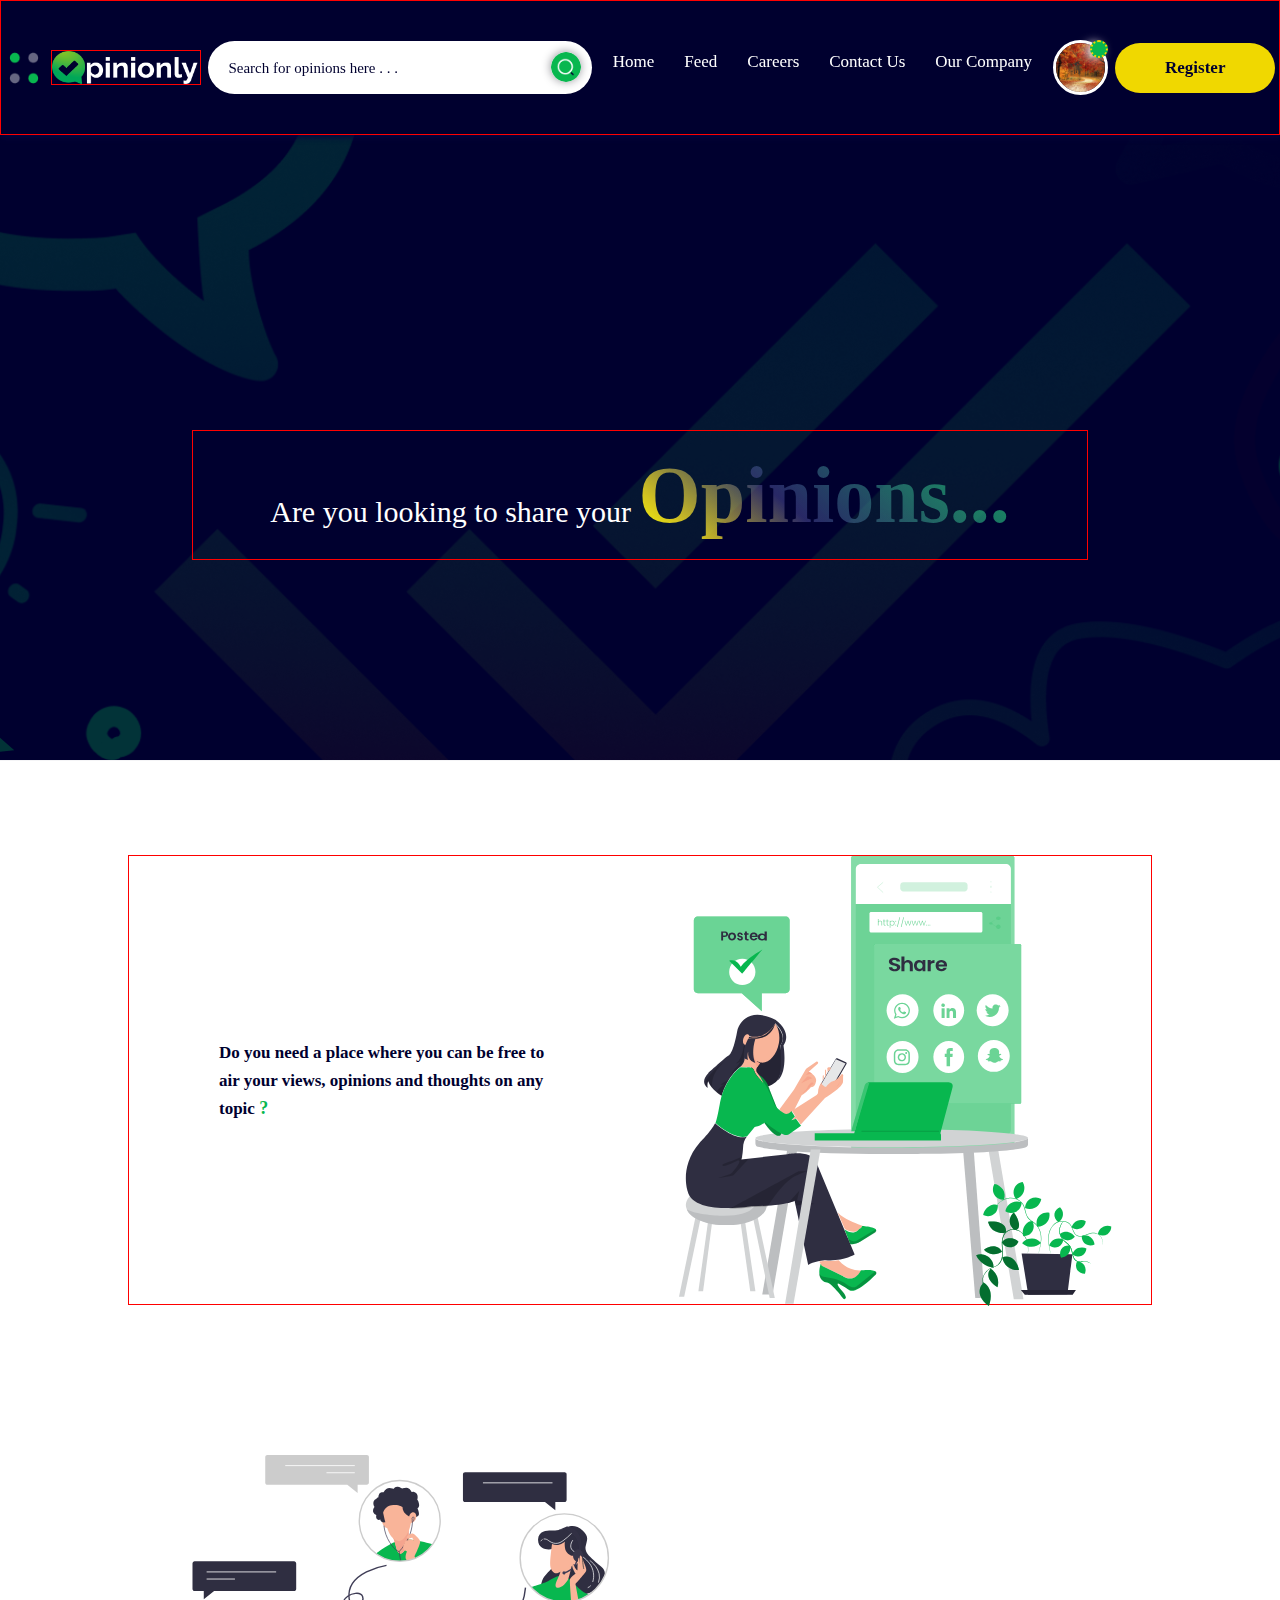
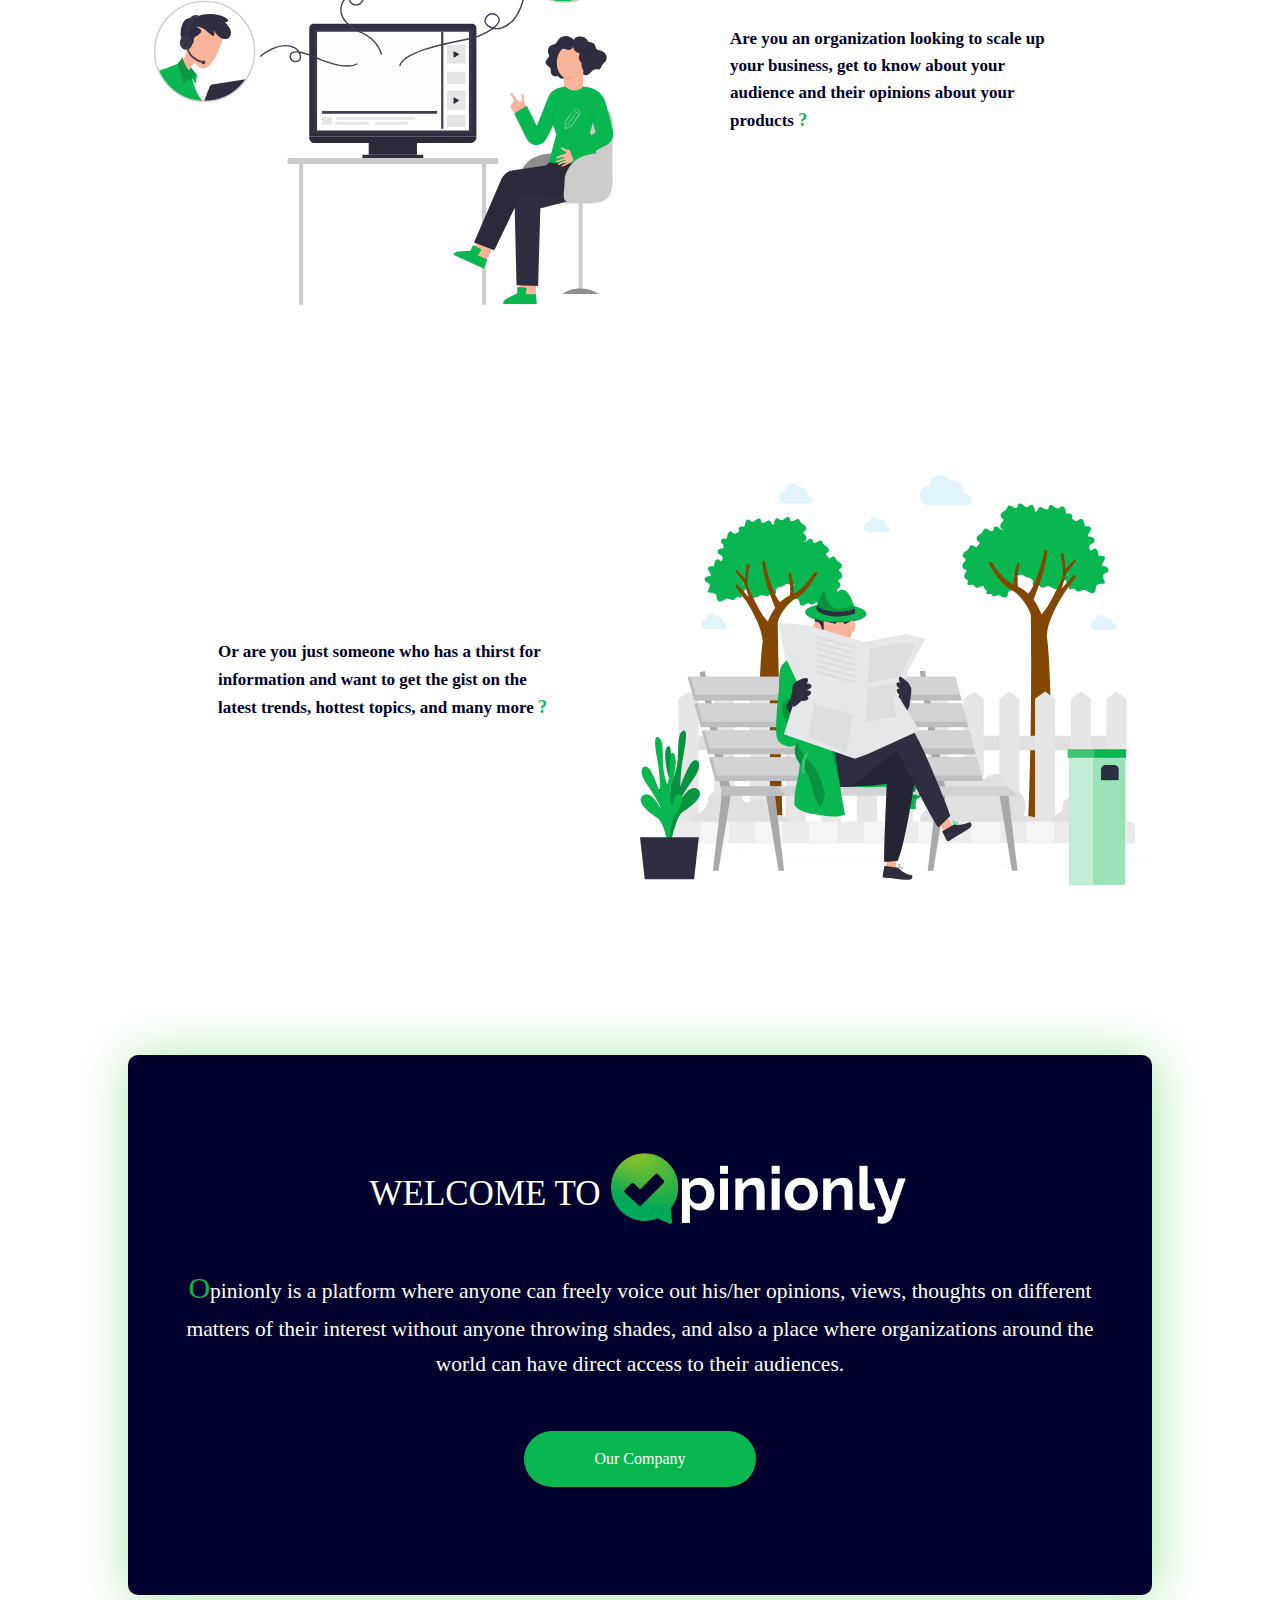
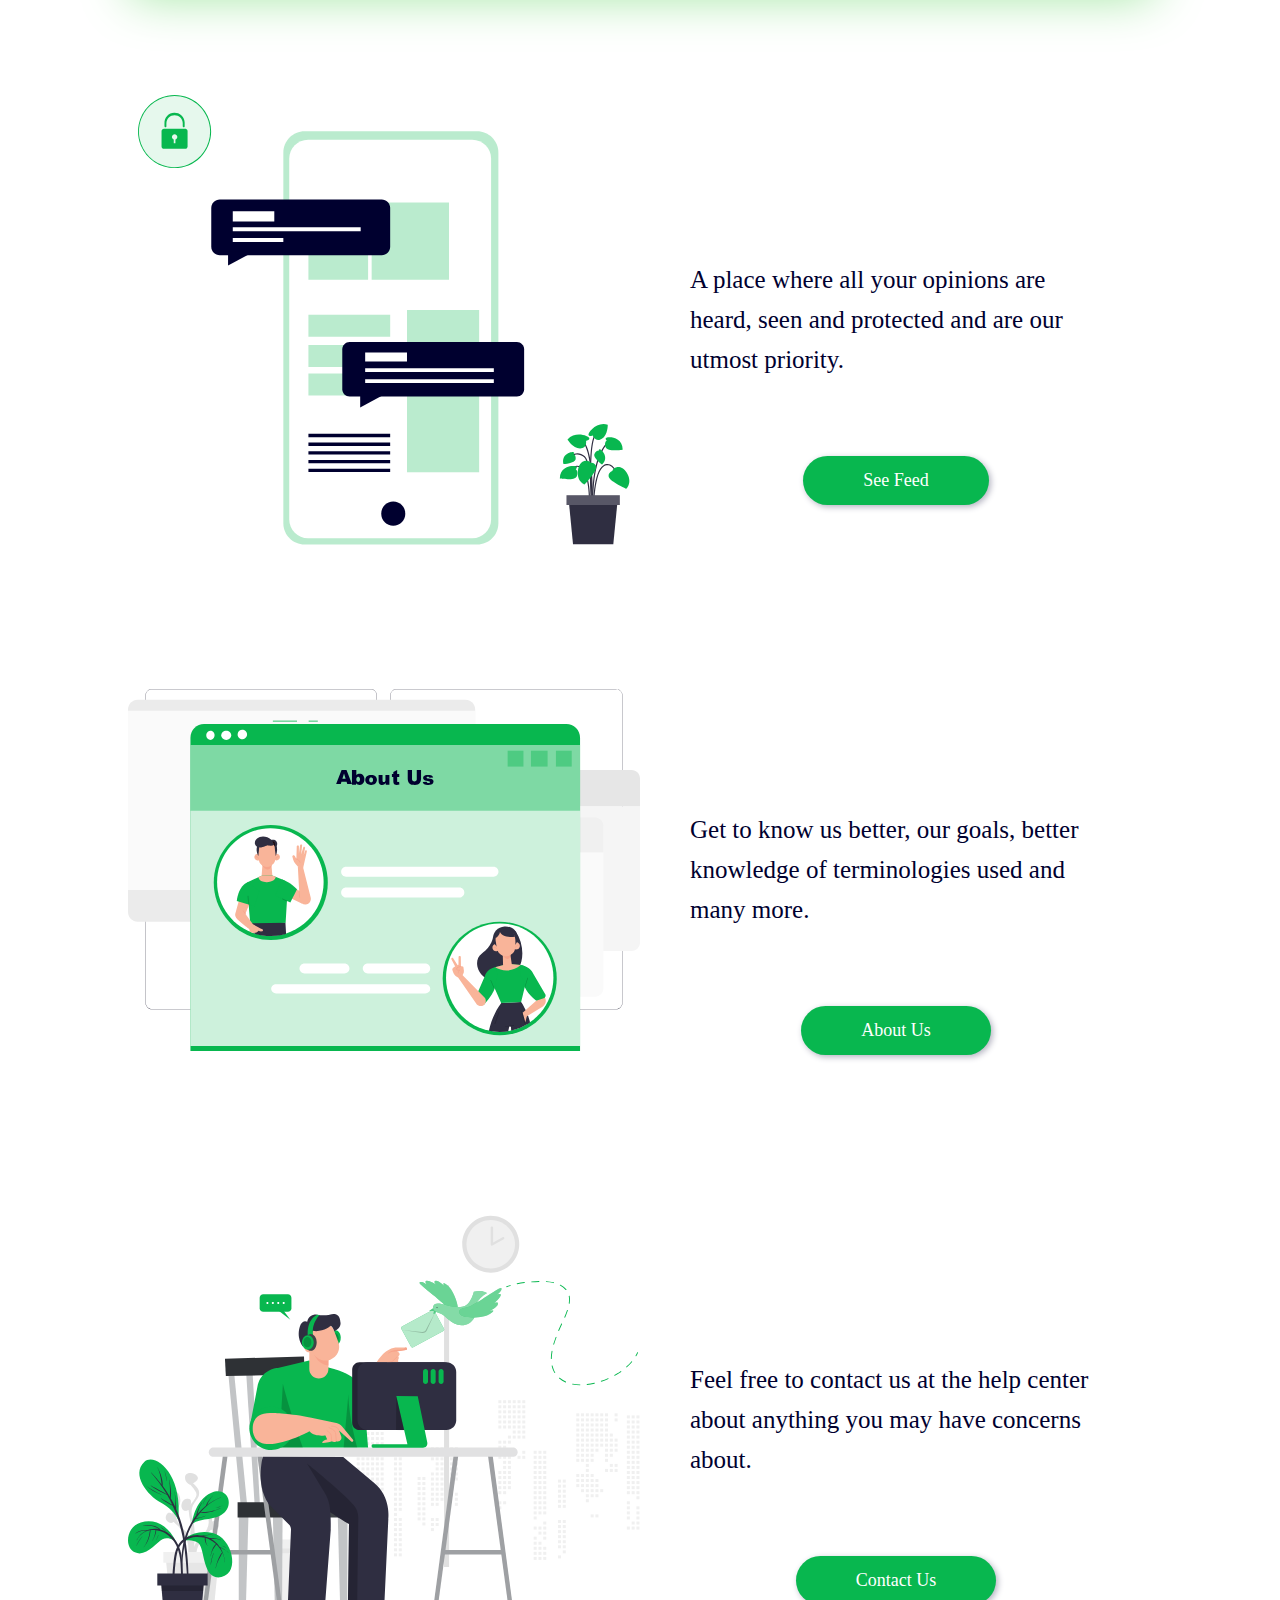
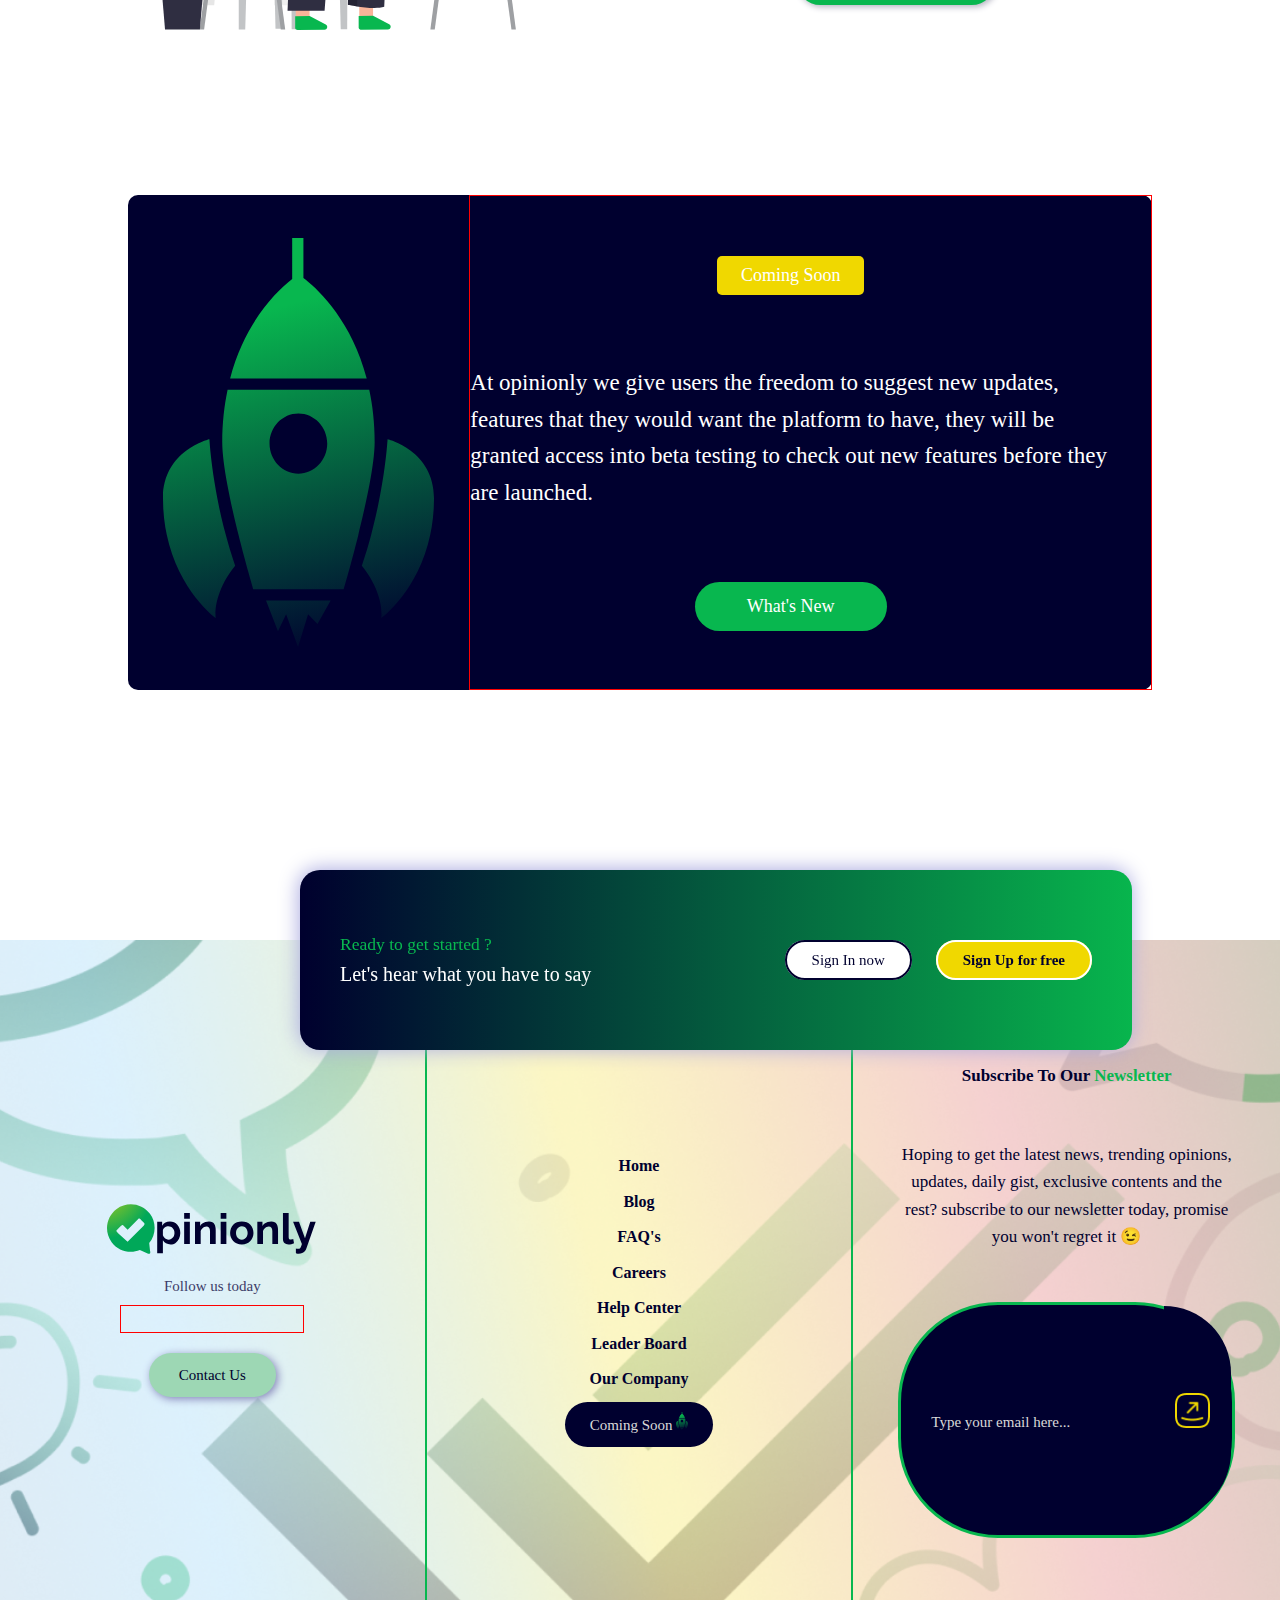
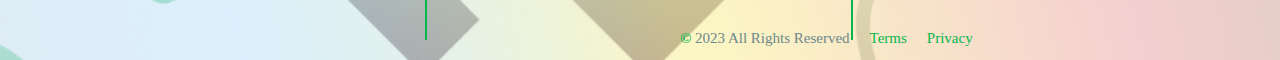
<file: Frontend/pages/home.html>
<!DOCTYPE html>
<html lang="en">

<head>
    <meta charset="UTF-8">
    <meta http-equiv="X-UA-Compatible" content="IE=edge">
    <meta name="viewport" content="width=device-width, initial-scale=1.0">
    <link rel="icon" type="image/x-icon" href="/Frontend/assets/favicon-opinionly/favicon-192.png">
    <link href='https://unpkg.com/boxicons@2.1.4/css/boxicons.min.css' rel='stylesheet'>
    <link rel="stylesheet" href="/Frontend/styles/styles.css">
    <title>Opinionly - Home</title>
</head>

<body>

    <div class="nav-section">
        <div class="navigation-bar xs-jus-space "  style="border: 1px solid red;">
            <img class="menu-img" src="/Frontend/assets/menu 1.png" alt="Menu-section">
    
            <div class="logo" style="border: 1px solid red;">
                <a href="./index.html"><img src="/Frontend/assets/opinionly-logo-full-white.png" alt="Logo"></a>
            </div>
    
            <div class="search-bar xs-hide">
                <input type="text" placeholder="Search for opinions here . . .">
                <button><img src="/Frontend/assets/search-icon-menu.png" alt="Search Icon"></button>
            </div>
    
            <div class="navigation-links xs-hide">
                <ul>
                    <li><a href="./home.html">Home</a></li>
                    <li><a href="./feed.html">Feed</a></li>
                    <li><a href="./careers.html">Careers</a></li>
                    <li><a href="./contact.html">Contact Us</a></li>
                    <li><a href="./about.html">Our Company</a></li>
                </ul>
            </div>

            <div class="nav-user-image xs-hide">
                <img src="/Frontend/assets/forest.jpg" alt="Nav Bar User Image">
                <span></span>
            </div>
    
            <a href="./register.html"><button class="xs-hide" id="register-btn">Register</button></a>
        </div>
        <div id="bar"></div>
    </div>
    

    <div class="home-container">

        <div class="welcome-header xs-js-center pos-rm">
            <div class="welcome-header-text xs-w-90" style="border: 1px solid red;">
                <h1 class="xs-fs-1">Are you looking to share your <big class="xs-fs-1">Opinions...</big></h1>
            </div>
        </div>

        <div class="welcome-intro-section">
            <div class= "welcome-intro" style="border: 1px solid red">
                <div class="welcome-intro-text xs-pad-d5">
                    <h3 class="xs-fs-d8">Do you need a place where you can be free to air your views, opinions and thoughts on any topic
                        <b>?</b></h3>
                </div>
                <div class="welcome-intro-image">
                    <img class="xs-w-70" src="/Frontend/assets/woman-ideas.svg" alt="Woman-sitting Image">
                </div>
            </div>
        </div>


        <div class="welcome-intro-section Top">
            <div class="welcome-intro-flipped">
                <div class="welcome-intro-image-flipped">
                    <img  class="xs-w-70" src="/Frontend/assets/organization.svg" alt="Organization Image">
                </div>
                <div class="welcome-intro-text-flipped xs-pad-d5">
                    <h3 class="xs-fs-d8">Are you an organization looking to scale up your business, get to know about your audience and
                        their opinions about your products <b>?</b></h3>
                </div>
            </div>
        </div>


        <div class="welcome-intro-section Top">
            <div class="welcome-intro">
                <div class="welcome-intro-text xs-pad-d5">
                    <h3  class="xs-fs-d8">Or are you just someone who has a thirst for information and want to get the gist on the latest
                        trends, hottest topics, and many more <b>?</b></h3>
                </div>
                <div class="welcome-intro-image">
                    <img class="xs-w-70 xs-ml-1" src="/Frontend/assets/man-reading-newspaper.svg" alt="Man reading newspaper Image">
                </div>
            </div>
        </div>

        <div class="welcome-message xs-w-95 xs-pad-d7 xs-marginTop-d8">
            <h2 class="xs-fs-1 xs-js-center">Welcome to <img class="xs-w-40" src="/Frontend/assets/opinionly-logo-full-white.png" alt="Welcome Image"></h2>
            <p class="xs-fs-d8"><b class="xs-fs-1">O</b>pinionly is a platform where anyone can freely voice out his/her opinions, views, thoughts on
                different matters of their interest without anyone throwing shades, and also a place where organizations
                around the world can have direct access to their audiences.</p>
            <a class="xs-btn-pad xs-fs-1" href="#">Our Company</a>
        </div>

        <div class="cta-section xs-marginTop-d8">
            <div class="cta-actions">
                <div class="cta-image">
                    <img class="xs-w-75" src="/Frontend/assets/feed-image.svg" alt="CTA-FEED Section">
                </div>
                <div class="cta-text xs-pad-d5">
                    <h2 class="xs-fs-1">A place where all your opinions are heard, seen and protected and are our utmost priority.</h2>
                    <a class="xs-btn-pad xs-fs-1" href="#">See Feed</a>
                </div>
            </div>
        </div>

        <div class="cta-section xs-marginTop-d8">
            <div class="cta-actions">
                <div class="cta-image">
                    <img class="xs-w-75" src="/Frontend/assets/About-image.svg" alt="CTA-ABOUT Section">
                </div>
                <div class="cta-text xs-pad-d5">
                    <h2 class="xs-fs-1">Get to know us better, our goals, better knowledge of terminologies used and many more.</h2>
                    <a class="xs-btn-pad xs-fs-1" href="#">About Us</a>
                </div>
            </div>
        </div>

        <div class="cta-section xs-marginTop-d8">
            <div class="cta-actions">
                <div class="cta-image">
                    <img class="xs-w-75" src="/Frontend/assets/Contact-us-img.svg" alt="CTA-FEED Section">
                </div>
                <div class="cta-text xs-pad-d5">
                    <h2 class="xs-fs-1">Feel free to contact us at the help center about anything you may have concerns about.</h2>
                    <a class="xs-btn-pad2 xs-fs-1" href="#">Contact Us</a>
                </div>
            </div>
        </div>

        <div class="coming-soon-section xs-w-95">
            <div class="coming-soon">
                <div class="coming-soon-image xs-hide">
                    <img class="xs-hide" src="/Frontend/assets/coming-soon-rocket.svg" alt="Coming Soon Image">
                </div>
                <div class="coming-soon-text" style="border: 1px solid red">
                    <span>Coming Soon</span>
                    <h3>At opinionly we give users the freedom to suggest new updates, features that they would want the
                        platform to have, they will be granted access into beta testing to check out new features before
                        they are launched.</h3>
                    <a href="#">What's New</a>
                </div>
            </div>
        </div>

    </div>

    <div class="footer-section">

        <div class="footer-cta-section">
            <div class="footer-cta-text">
                <h3>Ready to get started ?</h3>
                <h2>Let's hear what you have to say</h2>
            </div>
            <div class="footer-cta-register">
                <a href="./register.html">Sign In now</a>
                <a href="./register.html" class="sign-up">Sign Up for free</a>
            </div>
        </div>

        <div class="footer-main-section">
            <!-- <img src="/assets/Footer-bg.png" alt="Footer Background" class="footer-bg"> -->
            <div class="footer-socials">

                <div class="footer-logo">
                    <img src="/Frontend/assets/opinionly-logo-full.svg" alt="Footer Logo">
                </div>

                <h5>Follow us today</h5>

                <div class="footer-social-tags">
                    <a href="#"><i class='bx bxl-facebook-circle'></i></a>
                    <a href="#"><i class='bx bxl-linkedin-square' ></i></a>
                    <a href="#"><i class='bx bxl-instagram-alt' ></i></a>
                    <a href="#"><i class='bx bxl-twitter' ></i></a>
                </div>

                <a href="#" class="footer-contact-btn">Contact Us</a>
            </div>

            <div class="footer-links">
                <li><a href="#">Home</a></li>
                <li><a href="#">Blog</a></li>
                <li><a href="#">FAQ's</a></li>
                <li><a href="#">Careers</a></li>
                <li><a href="#">Help Center</a></li>
                <li><a href="#">Leader Board</a></li>
                <li><a href="#">Our Company</a></li>
                <div class="coming-soon-btn">
                    <a href="#">Coming Soon <img src="/Frontend/assets/rocket.png" alt="Coming Soon Image"></a>
                </div>
            </div>

            <div class="footer-subscribe">
                <h3>Subscribe To Our <b>Newsletter</b></h3>
                <p>Hoping to get the latest news, trending opinions, updates, daily gist, exclusive contents and the
                    rest? subscribe to our newsletter today, promise you won't regret it 😉</p>
                <div class="subscribe">
                    <input type="text" placeholder="Type your email here...">
                    <button><img src="/Frontend/assets/subscribe.png" alt="Subscribe Image"></button>
                </div>
            </div>

            <div class="copyright">
                <h5><b>&#169;</b> 2023 All Rights Reserved</h5>
                <div class="terms">
                    <li><a href="#">Terms</a></li>
                    <li><a href="#">Privacy</a></li>
                </div>
            </div>
        </div>

    </div>

    <script src="/Frontend/app/script.js" defer></script>

</body>

</html>
</file>
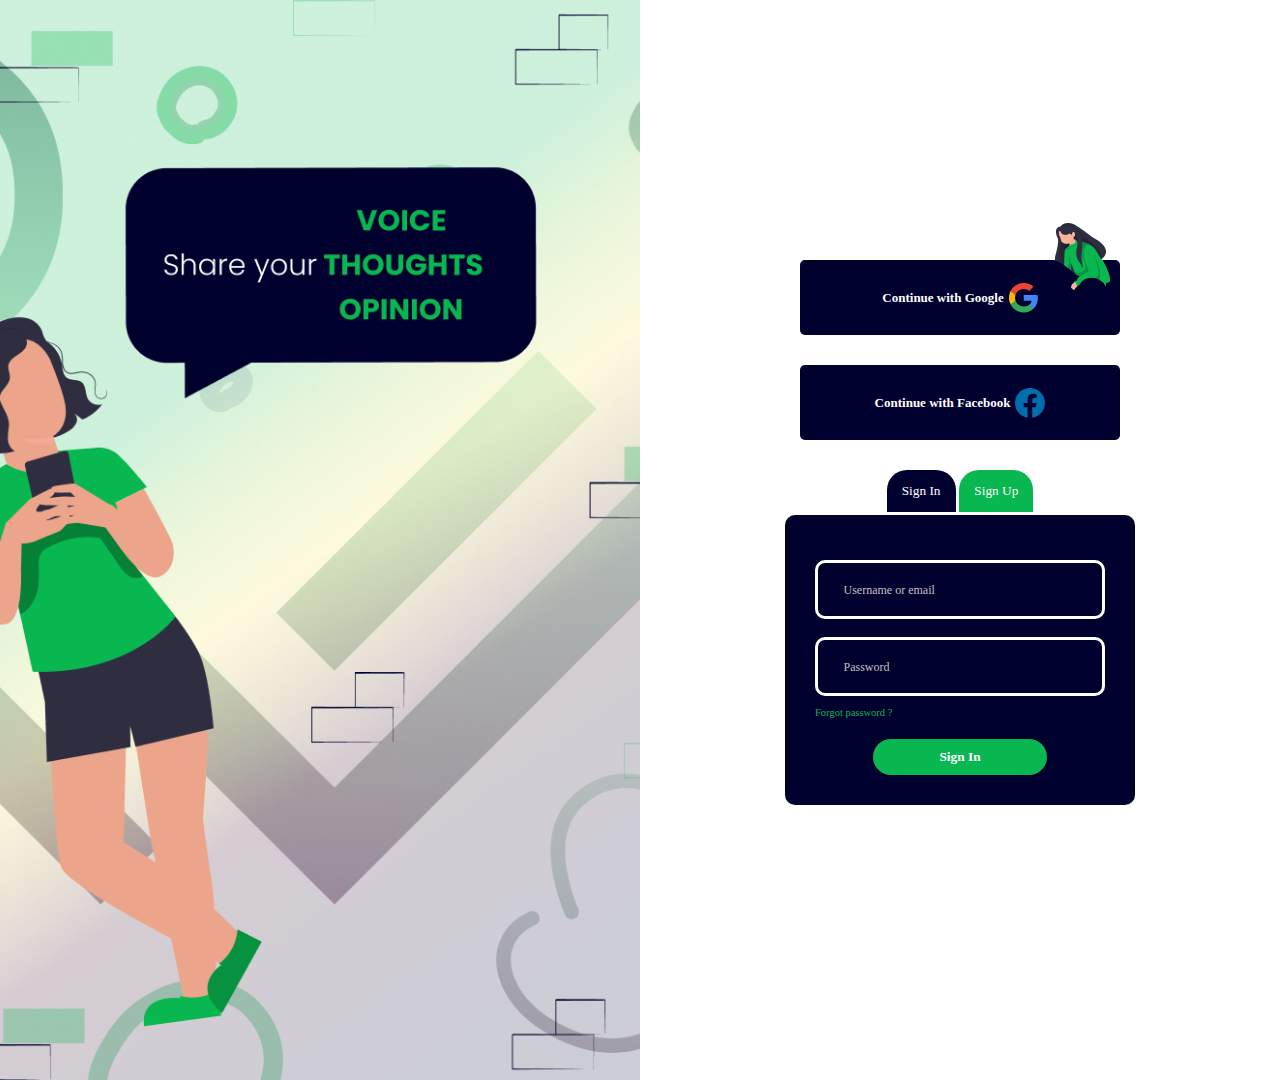
<file: Frontend/pages/register.html>
<!DOCTYPE html>
<html lang="en">

<head>
    <meta charset="UTF-8">
    <meta http-equiv="X-UA-Compatible" content="IE=edge">
    <meta name="viewport" content="width=device-width, initial-scale=1.0">
    <link rel="icon" type="image/x-icon" href="/Frontend/assets/favicon-opinionly/favicon-192.png">
    <link href='https://unpkg.com/boxicons@2.1.4/css/boxicons.min.css' rel='stylesheet'>
    <link rel="stylesheet" href="/Frontend/styles/styles.css">
    <title>Opinionly - Register</title>
</head>

<body>
    <div class="register-container-main">

        <div class="register-container">

            <div class="register-image-section">
                <img src="/Frontend/assets/Register-img.png" alt="Register Image">
            </div>

            <div class="register-form-section">

                <div class="external-buttons">
                    <img class="register-section-image" src="/Frontend/assets/girl-btn.png" alt="Section Image">
                    <button>Continue with Google <img src="/Frontend/assets/Google-icon.png" alt="Google Icon"></button>
                    <button>Continue with Facebook <img src="/Frontend/assets/facebook-icon.png" alt="Facebook Icon"></button>
                </div>

                <div class="register-form-container">

                    <div class="form-container">

                        <div class="form-toggle-buttons">
                            <button id="sign-in-toggle" onclick="toggleSignIn()">Sign In</button>
                            <button id="sign-up-toggle" onclick="toggleSignUp()">Sign Up</button>
                        </div>

                        <div id="sign-in-form">
                            <form action="/">
                                <input type="text" placeholder="Username or email">
                                <input type="password" placeholder="Password">
                                <a href="#">Forgot password ?</a>
                                <button type="button" class="sign-btn sign-in">Sign In</button>
                            </form>
                        </div>

                        <div id="sign-up-form">
                            <form action="/">
                                <input type="text" placeholder="Create a username">
                                <input type="email" placeholder="Enter your email">
                                <input type="password" placeholder="Create a password">
                                <input type="password" placeholder="Confirm your password">
                                <div class="terms-check">
                                    <input type="checkbox"><h5>I agree to all <a href="#">Terms & Conditions</a> </h5>
                                </div>
                                <button type="button" class="sign-btn sign-up">Sign Up</button>
                            </form>
                        </div>
                        
                    </div>

                </div>

            </div>

        </div>

    </div>

    <script src="/Frontend/app/script.js" defer></script>

</body>

</html>
</file>
<file: Frontend/styles/styles.css>
*,
*::before,
*::after {
  margin: 0;
  padding: 0;
  box-sizing: border-box;
  font-family: "Poppins";
}

html {
  font-size: 62.5%;
  box-sizing: border-box;
  text-rendering: optimizeLegibility;
  scroll-behavior: smooth;
}

@media only screen and (max-width: 62.5em) {
  html {
    font-size: 56.25%;
  }
}
@media only screen and (max-width: 56.25em) {
  html {
    font-size: 54%;
  }
}
@media only screen and (max-width: 37.5em) {
  html {
    font-size: 51%;
  }
}
@media only screen and (min-width: 112.5em) {
  html {
    font-size: 75%;
  }
}
body {
  font-family: "Poppins", sans-serif;
  font-weight: 400;
  font-size: 1.5rem;
  line-height: 1.6;
  overflow-x: hidden;
  -webkit-user-select: none;
  -moz-user-select: none;
  user-select: none;
}

a {
  text-decoration: none;
  color: inherit;
}

ul,
li {
  list-style: none;
}

::-webkit-scrollbar {
  width: 0px;
} 
@media only screen and (max-width: 992px) {
  .xs-hide {
    display: none !important;
  }
  .xs-js-center {
    justify-content: center !important;
    display: flex !important;
    align-items: center !important;
  }
  .xs-margin-0 {
    margin: 0px !important;
  }
  .xs-marginTop-d8 {
    margin-top: 0.8em !important;
  }
  .xs-marginBottom-d8 {
    margin-bottom: 0.8em !important;
  }
  .xs-marginBottom-0 {
    margin-bottom: 0 !important;
  }
  .xs-w-100 {
    width: 100% !important;
  }
  .xs-w-0 {
    width: 0% !important;
  }
  .xs-w-50 {
    width: 50% !important;
  }
  .xs-w-40 {
    width: 40% !important;
  }
  .xs-w-30 {
    width: 30% !important;
  }
  .xs-w-70 {
    width: 70% !important;
  }
  .xs-wpx-70 {
    width: 70px !important;
  }
  .xs-wpx-10 {
    width: 10px !important;
  }
  .xs-wpx-50 {
    width: 50px !important;
  }
  .xs-wpx-20 {
    width: 20px !important;
  }
  .xs-wpx-30 {
    width: 30px !important;
  }
  .xs-hpx-10 {
    height: 10px !important;
  }
  .xs-hpx-20 {
    height: 20px !important;
  }
  .xs-hpg-70 {
    height: 70% !important;
  }
  .xs-hpg-50 {
    height: 50% !important;
  }
  .xs-display-flex {
    display: flex !important;
  }
  .xs-height-auto {
    height: auto !important;
  }
  .xs-height-0 {
    height: 0 !important;
  }
  .xs-height-30 {
    height: 30vh !important;
  }
  .xs-height-50 {
    height: 50vh !important;
  }
  .xs-height-20 {
    height: 20vh !important;
  }
  .xs-height-40 {
    height: 50vh !important;
  }
  .xs-height-70 {
    height: 70vh !important;
  }
  .xs-height-10 {
    height: 10vh !important;
  }
  .xs-left-16 {
    left: 16rem !important;
  }
  .xs-left-25 {
    left: 25rem !important;
  }
  .xs-fs-2 {
    font-size: 2em !important;
  }
  .xs-fs-1 {
    font-size: 1em !important;
  }
  .xs-fs-d8 {
    font-size: 0.8em !important;
  }
  .xs-fw-light {
    font-weight: 300 !important;
  }
  .xs-fw-bold {
    font-weight: 500 !important;
  }
  .xs-fw-bolder {
    font-weight: 800 !important;
  }
  .xs-pad-1 {
    padding: 1em !important;
  }
  .xs-pad-d8 {
    padding: 0.8em !important;
  }
  .xs-pad-d5 {
    padding: 0.5em !important;
  }
  .xs-pad-0 {
    padding: 0 !important;
  }
  .xs-top-d3 {
    top: 1.5em !important;
  }
  .xs-right-d1 {
    right: 1.1em !important;
  }
  .xs-left-22 {
    left: 22.2em !important;
  }
  .xs-gap-0 {
    gap: 0em !important;
  }
  .xt-main-container {
    grid-template-areas: "xfc xfc xfc xfc  xfc xfc xfc xfc  xfc xfc xfc xfc" "xfc xfc xfc xfc  xfc xfc xfc xfc  xfc xfc xfc xfc" "xfc xfc xfc xfc  xfc xfc xfc xfc  xfc xfc xfc xfc" "xfc xfc xfc xfc  xfc xfc xfc xfc  xfc xfc xfc xfc" "xfc xfc xfc xfc  xfc xfc xfc xfc  xfc xfc xfc xfc";
  }
  .img-shrink {
    width: 70% !important;
  }
  .img-contain {
    -o-object-fit: contain !important;
       object-fit: contain !important;
  }
}
@media screen and (width: 280px) {
  .xs-fs-d8 {
    font-size: 0.8em !important;
  }
  .xs-fs-1 {
    font-size: 1em !important;
  }
  .img-shrink {
    width: 80% !important;
  }
  .xs-hide {
    display: none !important;
  }
  .xs-jus-space {
    justify-content: space-between !important;
  }
  .xs-margin-0 {
    margin: 0px !important;
  }
  .xs-js-center {
    justify-content: center !important;
    display: flex !important;
    align-items: center !important;
  }
  .pos-rm {
    position: static !important;
  }
  .xs-w-90 {
    width: 90% !important;
  }
  .xs-pad-d5 {
    padding: 0.5em !important;
  }
  .xs-pad-d7 {
    padding: 0.7em !important;
  }
  .xs-w-70 {
    width: 70% !important;
  }
  .xs-ml-1 {
    margin-left: 1em !important;
  }
  .Top {
    margin-top: -7em !important;
  }
  .xs-w-95 {
    width: 95% !important;
  }
  .xs-btn-pad {
    padding: 1em 1.5em !important;
  }
  .xs-btn-pad2 {
    padding: 1em !important;
  }
  .xs-marginTop-d8 {
    margin-top: 0.8em !important;
  }
  .xs-w-75 {
    width: 75% !important;
  }
}
.hide {
  display: none;
}

.nav-section {
  width: 100%;
  height: 15vh;
  position: sticky;
  z-index: 200;
}
.nav-section .navigation-bar {
  background: linear-gradient(rgb(0, 0, 47), rgb(0, 0, 47));
  width: inherit;
  height: inherit;
  display: flex;
  align-items: center;
  justify-content: space-around;
  flex-direction: row;
  filter: drop-shadow(2px 2px 3px hsl(240, 89%, 14%));
}
.nav-section .navigation-bar .menu-img {
  width: 40px;
  height: 40px;
  cursor: pointer;
}
.nav-section .navigation-bar .logo {
  width: 150px;
  height: 35px;
  cursor: pointer;
}
.nav-section .navigation-bar .logo img {
  width: 100%;
  height: 100%;
}
.nav-section .navigation-bar .search-bar {
  width: 30%;
  height: 40%;
  border-radius: 40px;
  position: relative;
}
.nav-section .navigation-bar .search-bar input {
  width: 100%;
  height: 100%;
  padding: 0 2rem;
  border: none;
  outline: none;
  border-radius: inherit;
  color: #00002F;
  font-weight: 500;
  font-size: 1.7rem;
}
.nav-section .navigation-bar .search-bar input::-moz-placeholder {
  color: #00002F;
  font-weight: 300;
  font-size: 1.5rem;
}
.nav-section .navigation-bar .search-bar input::placeholder {
  color: #00002F;
  font-weight: 300;
  font-size: 1.5rem;
}
.nav-section .navigation-bar .search-bar button {
  outline: none;
  border: none;
  background: none;
  position: absolute;
  top: 1.1rem;
  right: 1.1rem;
  border-radius: 50%;
  cursor: pointer;
}
.nav-section .navigation-bar .search-bar button img {
  width: 30px;
  border-radius: 50%;
  box-shadow: -0.3px -0.3px 10px hsl(240, 2%, 59%);
  transition: 0.3s ease-in-out;
}
.nav-section .navigation-bar .search-bar button img:hover {
  border: 2px solid #00002F;
  width: 33px;
  box-shadow: 2px 2px 15px 4px rgb(68, 155, 68);
}
.nav-section .navigation-bar .navigation-links {
  width: 35%;
  height: 30%;
}
.nav-section .navigation-bar .navigation-links ul {
  display: flex;
  align-items: center;
  justify-content: center;
  flex-direction: row;
}
.nav-section .navigation-bar .navigation-links ul li {
  list-style: none;
  margin-right: 3rem;
  padding: none;
}
.nav-section .navigation-bar .navigation-links ul li a {
  text-decoration: none;
  font-size: 1.7rem;
  font-weight: 400;
  color: white;
  transition: 0.3s ease-in;
}
.nav-section .navigation-bar .navigation-links ul li a:hover {
  color: #08B74F;
  font-weight: 600;
  filter: drop-shadow(-0.3px -0.3px 5px);
}
.nav-section .navigation-bar .navigation-links ul :nth-child(5) {
  margin-right: 0rem;
}
.nav-section .navigation-bar .nav-user-image {
  width: 55px;
  height: 55px;
  border-radius: 50%;
  position: relative;
  display: flex;
  align-items: center;
  justify-content: center;
  cursor: pointer;
}
.nav-section .navigation-bar .nav-user-image img {
  width: inherit;
  height: inherit;
  -o-object-fit: cover;
     object-fit: cover;
  border-radius: inherit;
  border: 3px solid white;
}
.nav-section .navigation-bar .nav-user-image span {
  width: 18px;
  height: 18px;
  border-radius: 50%;
  border: 2px dotted #F0D800;
  background-color: #08B74F;
  position: absolute;
  top: 0;
  right: 0;
  box-shadow: -5px 2px 10px rgb(233, 227, 227);
}
.nav-section .navigation-bar #register-btn {
  padding: 1.5rem 5rem;
  border-radius: 30px;
  color: #00002F;
  font-weight: 600;
  font-size: 1.7rem;
  background: #F0D800;
  cursor: pointer;
  outline: none;
  border: none;
  transition: 0.3s ease-out;
}
.nav-section .navigation-bar #register-btn:hover {
  filter: drop-shadow(-0.3px -0.3px 10px #F0D800);
  text-transform: uppercase;
  color: white;
  font-size: 1.5rem;
}
.nav-section #bar {
  top: 0;
  width: 0vw;
  height: 8px;
  background: linear-gradient(40deg, rgba(29, 29, 136, 0.241) 20%, #08B74F, #F0D800 40%, #08B74F);
  border-radius: 0 20px 20px 0;
  transition: 0.2s;
  filter: drop-shadow(2px 2px 2px rgba(255, 191, 0, 0.422));
  position: fixed;
}

.nav-menu-full {
  display: none;
}
.nav-menu-full .nav-extended-dim {
  width: 80%;
  height: 100vh;
  z-index: 2;
  top: 0;
  right: 0;
  background-color: rgba(0, 0, 47, 0.05);
  position: fixed;
}
.nav-menu-full .nav-menu-section .nav-section-extended {
  width: 20%;
  height: 100vh;
  display: flex;
  position: fixed;
  top: 0;
  z-index: 2;
  background-color: white;
  align-items: flex-start;
  justify-content: center;
  flex-direction: column;
  padding: 1em;
  box-shadow: -3px -3px 20px rgba(0, 0, 47, 0.233);
}
.nav-menu-full .nav-menu-section .nav-section-extended .mini-search-bar {
  position: relative;
  margin: 1.5em auto;
}
.nav-menu-full .nav-menu-section .nav-section-extended .mini-search-bar input {
  padding: 1em 7em 1em 1.5em;
  color: #00002F;
  font-weight: 500;
  border: none;
  outline: none;
  border-radius: 40px;
  filter: drop-shadow(2px 2px 3px rgba(0, 0, 0, 0.219));
}
.nav-menu-full .nav-menu-section .nav-section-extended .mini-search-bar input::-moz-placeholder {
  color: rgba(0, 0, 47, 0.42);
  font-weight: 500;
}
.nav-menu-full .nav-menu-section .nav-section-extended .mini-search-bar input::placeholder {
  color: rgba(0, 0, 47, 0.42);
  font-weight: 500;
}
.nav-menu-full .nav-menu-section .nav-section-extended .mini-search-bar img {
  width: 20px;
  position: absolute;
  top: 0.85em;
  right: 0.85em;
  cursor: pointer;
}
.nav-menu-full .nav-menu-section .nav-section-extended .nav-extended-links {
  width: 100%;
}
.nav-menu-full .nav-menu-section .nav-section-extended .nav-extended-links ul {
  display: flex;
  flex-direction: column;
}
.nav-menu-full .nav-menu-section .nav-section-extended .nav-extended-links ul li {
  font-size: 0.99em;
  font-weight: 700;
  color: rgba(0, 0, 47, 0.42);
  transition: 0.3s ease;
  padding: 1em;
  cursor: pointer;
}
.nav-menu-full .nav-menu-section .nav-section-extended .nav-extended-links ul li:hover {
  background-color: rgba(186, 235, 206, 0.144);
  color: #00002F;
  border-left-color: #08B74F;
  border-left-width: 5px;
  border-left-style: solid;
  text-transform: uppercase;
  font-weight: 450;
}

.footer-section {
  width: 100%;
  height: 80vh;
  margin-top: 25rem;
  position: relative;
  display: flex;
  align-items: center;
  justify-content: center;
  background-image: url(/Frontend/assets/Footer-bg.png);
  background-position: center;
  background-size: cover;
}
.footer-section .footer-cta-section {
  width: 65%;
  height: 20vh;
  margin: auto;
  position: absolute;
  top: -7rem;
  left: 30rem;
  background: linear-gradient(to left, hsl(144, 92%, 37%), hsl(240, 100%, 9%));
  border-radius: 20px;
  display: flex;
  align-items: center;
  justify-content: space-between;
  padding: 4rem;
  filter: drop-shadow(-0.3px -0.3px 10px hsl(240, 46%, 77%));
}
.footer-section .footer-cta-section .footer-cta-text h3 {
  font-weight: 400;
  color: #08B74F;
}
.footer-section .footer-cta-section .footer-cta-text h2 {
  font-size: 2rem;
  font-weight: 400;
  color: white;
}
.footer-section .footer-cta-section .footer-cta-register a {
  color: #00002F;
  margin-right: 20px;
  background-color: white;
  padding: 1rem 2.5rem;
  border-radius: 30px;
  border: 2px solid #00002F;
  font-weight: 500;
  transition: 0.3s ease-in-out;
}
.footer-section .footer-cta-section .footer-cta-register a:hover {
  filter: drop-shadow(2px 2px 3px);
  text-transform: capitalize;
}
.footer-section .footer-cta-section .footer-cta-register .sign-up {
  background-color: #F0D800;
  border: 2px solid white;
  margin-right: 0;
  font-weight: 600;
}
.footer-section .footer-main-section {
  width: inherit;
  height: inherit;
  display: grid;
  grid-template-columns: repeat(12, 1fr);
  grid-template-areas: "fo fo fo fo  fl fl fl fl  fs fs fs fs" "fo fo fo fo  fl fl fl fl  fs fs fs fs" "fo fo fo fo  fl fl fl fl  fs fs fs fs" "fo fo fo fo  fl fl fl fl  fs fs fs fs" "fo fo fo fo  fl fl fl fl  fs fs fs fs";
  padding: 2rem 0;
}
.footer-section .footer-main-section .footer-socials {
  grid-area: fo;
}
.footer-section .footer-main-section .footer-links {
  grid-area: fl;
}
.footer-section .footer-main-section .footer-subscribe {
  grid-area: fs;
}
.footer-section .footer-main-section .footer-socials {
  width: 100%;
  height: 100%;
  border-right-color: #08B74F;
  border-right-width: 2px;
  border-right-style: solid;
  display: flex;
  align-items: center;
  justify-content: center;
  flex-direction: column;
}
.footer-section .footer-main-section .footer-socials .footer-logo {
  width: 50%;
  height: 50px;
  margin-bottom: 2rem;
}
.footer-section .footer-main-section .footer-socials .footer-logo img {
  width: 100%;
  height: inherit;
  -o-object-fit: contain;
     object-fit: contain;
}
.footer-section .footer-main-section .footer-socials h5 {
  color: hsl(240, 27%, 32%);
  font-weight: 500;
  font-size: 1.5rem;
  margin-bottom: 0.7rem;
}
.footer-section .footer-main-section .footer-socials .footer-social-tags {
  border: 1px solid red;
  display: flex;
  align-items: center;
  margin-bottom: 2rem;
  gap: 2em;
}
.footer-section .footer-main-section .footer-socials .footer-social-tags .bxl-facebook-circle {
  color: #2d5cc2;
  margin-right: 1rem;
  font-size: 2rem;
}
.footer-section .footer-main-section .footer-socials .footer-social-tags .bxl-linkedin-square {
  color: #002574;
  margin-right: 1rem;
  font-size: 2rem;
}
.footer-section .footer-main-section .footer-socials .footer-social-tags .bxl-instagram-alt {
  color: linear-gradient(45deg, red, purple);
  margin-right: 1rem;
  font-size: 2rem;
}
.footer-section .footer-main-section .footer-socials .footer-social-tags .bxl-twitter {
  color: #0084b8;
  font-size: 2rem;
}
.footer-section .footer-main-section .footer-socials .footer-contact-btn {
  background-color: hsl(144, 42%, 73%);
  padding: 1rem 3rem;
  border-radius: 30px;
  color: #00002F;
  font-weight: 500;
  box-shadow: 2px 2px 8px hsl(240, 27%, 62%);
  transition: 0.3s ease-in-out;
}
.footer-section .footer-main-section .footer-socials .footer-contact-btn:hover {
  background-color: #08B74F;
  color: white;
}
.footer-section .footer-main-section .footer-links {
  width: 100%;
  height: 100%;
  display: flex;
  align-items: center;
  justify-content: center;
  flex-direction: column;
  border-right-color: #08B74F;
  border-right-width: 2px;
  border-right-style: solid;
}
.footer-section .footer-main-section .footer-links li {
  margin-bottom: 1rem;
}
.footer-section .footer-main-section .footer-links li a {
  font-size: 1.6rem;
  font-weight: 700;
  color: #00002F;
  transition: 0.3s ease;
}
.footer-section .footer-main-section .footer-links li a:hover {
  color: #08B74F;
}
.footer-section .footer-main-section .footer-links .coming-soon-btn {
  background-color: #00002F;
  padding: 1rem 2.5rem;
  color: #D9D9D9;
  border-radius: 30px;
  font-size: 1.5rem;
  font-weight: 500;
  transition: 0.3s ease-in-out;
}
.footer-section .footer-main-section .footer-links .coming-soon-btn:hover {
  background-color: #F0D800;
  color: #00002F;
  font-weight: 600;
  filter: drop-shadow(1px 1px 10px #F0D800);
}
.footer-section .footer-main-section .footer-subscribe {
  display: flex;
  align-items: center;
  justify-content: center;
  flex-direction: column;
  gap: 1.5em;
  padding: 4.5rem;
}
.footer-section .footer-main-section .footer-subscribe h3 {
  font-size: 1.7rem;
  color: #00002F;
  font-weight: 700;
  margin-bottom: 3rem;
}
.footer-section .footer-main-section .footer-subscribe h3 b {
  color: #08B74F;
}
.footer-section .footer-main-section .footer-subscribe p {
  text-align: center;
  font-size: 1.7rem;
  color: #00002F;
  font-weight: 400;
  margin-bottom: 3rem;
}
.footer-section .footer-main-section .footer-subscribe .subscribe {
  width: 100%;
  height: 40%;
  border-radius: 100px;
  position: relative;
}
.footer-section .footer-main-section .footer-subscribe .subscribe input {
  width: 100%;
  height: 100%;
  border-radius: inherit;
  padding: 3rem;
  background-color: #00002F;
  outline: none;
  border: 3px solid #08B74F;
  color: white;
  font-size: 2rem;
  font-weight: 500;
}
.footer-section .footer-main-section .footer-subscribe .subscribe input::-moz-placeholder {
  color: #D9D9D9;
  font-size: 1.5rem;
  font-weight: 300;
}
.footer-section .footer-main-section .footer-subscribe .subscribe input::placeholder {
  color: #D9D9D9;
  font-size: 1.5rem;
  font-weight: 300;
}
.footer-section .footer-main-section .footer-subscribe .subscribe button {
  width: 20%;
  height: 90%;
  background: #00002F;
  border: none;
  outline: none;
  top: 0.4rem;
  right: 0.4rem;
  border-radius: 0 100px 100px 0;
  padding: 0 2rem 0 1rem;
  position: absolute;
  cursor: pointer;
}
.footer-section .footer-main-section .footer-subscribe .subscribe button img {
  width: 35px;
  transition: 0.3s ease-in-out;
}
.footer-section .footer-main-section .footer-subscribe .subscribe button img:hover {
  filter: drop-shadow(5px 5px 2px #F0D800);
}
.footer-section .footer-main-section .copyright {
  display: flex;
  align-items: center;
  justify-content: center;
  flex-direction: row;
  position: absolute;
  bottom: 1rem;
  left: 68rem;
}
.footer-section .footer-main-section .copyright h5 {
  font-weight: 400;
  font-size: 1.5rem;
  color: #6C888B;
  margin-right: 2rem;
}
.footer-section .footer-main-section .copyright h5 b {
  color: #08B74F;
}
.footer-section .footer-main-section .copyright .terms {
  display: flex;
  align-items: center;
  justify-content: center;
}
.footer-section .footer-main-section .copyright .terms li {
  margin-right: 2rem;
}
.footer-section .footer-main-section .copyright .terms li a {
  color: #08B74F;
  transition: 0.3s ease-in-out;
}
.footer-section .footer-main-section .copyright .terms li a:hover {
  color: #00002F;
  font-weight: 500;
}

.main-container {
  width: 100%;
  height: 100vh;
  background-image: url(/Frontend/assets/background.png);
  background-position: center;
  background-size: cover;
  overflow: hidden;
}

.container {
  display: flex;
  align-items: center;
  justify-content: center;
  flex-direction: column;
  margin: 15%;
}
.container h3 {
  color: #08B74F;
  margin-top: 2rem;
  font-size: 3.5rem;
  font-weight: 600;
  position: relative;
}
.container h3 .fab {
  position: absolute;
  top: 0;
  margin-right: 50px;
  color: white;
  font-size: 1rem;
  font-weight: 400;
}
.container a {
  text-decoration: none;
  outline: none;
  border: none;
  margin-top: 2rem;
  padding: 2rem 5rem;
  border-radius: 50px;
  background-color: white;
  color: #00002F;
  font-size: 1.5rem;
  font-weight: 600;
  cursor: pointer;
  transition: 0.5s ease;
}
.container a:hover {
  color: white;
  background: linear-gradient(rgb(224, 224, 19), rgb(19, 224, 94));
  text-transform: uppercase;
  font-size: 1.55rem;
  filter: drop-shadow(-1px -1px 1rem rgb(19, 224, 94));
}

.Top {
  margin-top: 15rem;
}

.home-container {
  width: 100%;
  display: inline-flex;
  align-items: center;
  flex-direction: column;
}

.welcome-header {
  width: 100%;
  height: 80vh;
  background-image: url(/Frontend/assets/home-image.svg);
  background-position: center;
  background-size: cover;
  position: relative;
}
.welcome-header .welcome-header-text {
  width: 70%;
  color: white;
  font-size: 2rem;
  position: absolute;
  transform: translate(-50%, -50%);
  top: 50%;
  left: 50%;
  display: flex;
  align-items: center;
  justify-content: center;
}
.welcome-header .welcome-header-text h1 {
  font-size: 3rem;
  font-weight: 500;
}
.welcome-header .welcome-header-text h1 big {
  font-size: 8rem;
  font-weight: 800;
  background: linear-gradient(40deg, #F0D800, rgba(78, 78, 146, 0.428) 40%, #08B74F 130%);
  -webkit-background-clip: text;
          background-clip: text;
  color: transparent;
  filter: brightness(120%);
}

.welcome-intro-section {
  width: 80%;
  height: 50vh;
  display: flex;
  align-items: center;
  justify-content: center;
}
.welcome-intro-section .welcome-intro-flipped {
  width: 100%;
  height: inherit;
  display: grid;
  grid-template-columns: repeat(12, 1fr);
  grid-template-areas: "wgf wgf wgf wgf  wgf wgf wtf wtf  wtf wtf wtf wtf" "wgf wgf wgf wgf  wgf wgf wtf wtf  wtf wtf wtf wtf" "wgf wgf wgf wgf  wgf wgf wtf wtf  wtf wtf wtf wtf" "wgf wgf wgf wgf  wgf wgf wtf wtf  wtf wtf wtf wtf" "wgf wgf wgf wgf  wgf wgf wtf wtf  wtf wtf wtf wtf";
}
.welcome-intro-section .welcome-intro-flipped .welcome-intro-text-flipped {
  grid-area: wtf;
}
.welcome-intro-section .welcome-intro-flipped .welcome-intro-image-flipped {
  grid-area: wgf;
}
.welcome-intro-section .welcome-intro-flipped .welcome-intro-text-flipped {
  width: 100%;
  height: inherit;
  padding: 9rem;
  display: flex;
  align-items: center;
  justify-content: center;
}
.welcome-intro-section .welcome-intro-flipped .welcome-intro-text-flipped h3 {
  font-size: 1.7rem;
  font-weight: 600;
  color: #00002F;
}
.welcome-intro-section .welcome-intro-flipped .welcome-intro-text-flipped h3 b {
  font-weight: 700;
  color: #08B74F;
  font-size: 1.8rem;
}
.welcome-intro-section .welcome-intro-flipped .welcome-intro-image-flipped {
  width: 100%;
  height: inherit;
}
.welcome-intro-section .welcome-intro-flipped .welcome-intro-image-flipped img {
  width: 100%;
  height: inherit;
  -o-object-fit: contain;
     object-fit: contain;
}
.welcome-intro-section .welcome-intro {
  width: 100%;
  height: inherit;
  display: grid;
  grid-template-columns: repeat(12, 1fr);
  grid-template-areas: "wit wit wit wit  wit wit wig wig  wig wig wig wig" "wit wit wit wit  wit wit wig wig  wig wig wig wig" "wit wit wit wit  wit wit wig wig  wig wig wig wig" "wit wit wit wit  wit wit wig wig  wig wig wig wig" "wit wit wit wit  wit wit wig wig  wig wig wig wig";
}
.welcome-intro-section .welcome-intro .welcome-intro-text {
  grid-area: wit;
}
.welcome-intro-section .welcome-intro .welcome-intro-image {
  grid-area: wig;
}
.welcome-intro-section .welcome-intro .welcome-intro-text {
  width: 100%;
  height: inherit;
  padding: 9rem;
  display: flex;
  align-items: center;
  justify-content: center;
}
.welcome-intro-section .welcome-intro .welcome-intro-text h3 {
  font-size: 1.7rem;
  font-weight: 600;
  color: #00002F;
}
.welcome-intro-section .welcome-intro .welcome-intro-text h3 b {
  font-weight: 700;
  color: #08B74F;
  font-size: 1.8rem;
}
.welcome-intro-section .welcome-intro .welcome-intro-image {
  width: 100%;
  height: inherit;
}
.welcome-intro-section .welcome-intro .welcome-intro-image img {
  width: 100%;
  height: inherit;
  -o-object-fit: contain;
     object-fit: contain;
}

.welcome-message {
  width: 80%;
  height: 60vh;
  background-color: #00002F;
  color: white;
  padding: 5rem;
  margin-top: 15rem;
  border-radius: 10px;
  position: relative;
  box-shadow: 2px 2px 50px rgb(160, 230, 160);
  display: flex;
  align-items: center;
  justify-content: center;
  flex-direction: column;
}
.welcome-message h2 {
  font-size: 3.5rem;
  font-weight: 500;
  text-transform: uppercase;
  margin-bottom: 4rem;
  display: flex;
  align-items: center;
}
.welcome-message h2 img {
  width: 300px;
  margin-top: -10px;
  margin-left: 1rem;
}
.welcome-message p {
  font-size: 2.15rem;
  text-align: center;
  font-weight: 300;
  margin-bottom: 5rem;
}
.welcome-message p b {
  color: #08B74F;
  font-size: 3rem;
  font-weight: 400;
}
.welcome-message a {
  right: 41rem;
  bottom: 4rem;
  background-color: #08B74F;
  padding: 1.5rem 7rem;
  border-radius: 30px;
  font-size: 1.6rem;
  font-weight: 500;
  transition: 0.3s ease-in-out;
}
.welcome-message a:hover {
  filter: drop-shadow(2px 2px 10px #08B74F);
  text-transform: uppercase;
}

.cta-section {
  width: 80%;
  height: 50vh;
  margin-top: 10rem;
}
.cta-section .cta-actions {
  width: 100%;
  height: inherit;
  display: grid;
  grid-template-columns: repeat(12, 1fr);
  grid-template-areas: "cig cig cig cig  cig cig cit cit  cit cit cit cit" "cig cig cig cig  cig cig cit cit  cit cit cit cit" "cig cig cig cig  cig cig cit cit  cit cit cit cit" "cig cig cig cig  cig cig cit cit  cit cit cit cit" "cig cig cig cig  cig cig cit cit  cit cit cit cit";
}
.cta-section .cta-actions .cta-image {
  grid-area: cig;
}
.cta-section .cta-actions .cta-text {
  grid-area: cit;
}
.cta-section .cta-actions .cta-image {
  width: 100%;
  height: inherit;
}
.cta-section .cta-actions .cta-image img {
  width: 100%;
  height: inherit;
  -o-object-fit: contain;
     object-fit: contain;
}
.cta-section .cta-actions .cta-text {
  width: 100%;
  height: inherit;
  padding: 5rem;
  display: flex;
  align-items: center;
  justify-content: center;
  position: relative;
}
.cta-section .cta-actions .cta-text h2 {
  font-weight: 500;
  font-size: 2.5rem;
  color: #00002F;
}
.cta-section .cta-actions .cta-text a {
  position: absolute;
  bottom: 4rem;
  background-color: #08B74F;
  padding: 1rem 6rem;
  border-radius: 30px;
  color: white;
  font-size: 1.8rem;
  box-shadow: 2px 2px 6px hsl(240, 10%, 73%);
  transition: 0.3s ease-in-out;
}
.cta-section .cta-actions .cta-text a:hover {
  filter: drop-shadow(-0.3px -0.3px 20px #08B74F);
  box-shadow: none;
  font-weight: 700;
}

.coming-soon-section {
  width: 80%;
  height: 55vh;
  margin-top: 15rem;
  background-color: #00002F;
  border-radius: 10px;
  display: flex;
  align-items: center;
  justify-content: center;
}
.coming-soon-section .coming-soon {
  width: 100%;
  height: inherit;
  display: grid;
  grid-template-columns: repeat(12, 1fr);
  grid-template-areas: "csg csg csg csg  cst cst cst cst  cst cst cst cst" "csg csg csg csg  cst cst cst cst  cst cst cst cst" "csg csg csg csg  cst cst cst cst  cst cst cst cst" "csg csg csg csg  cst cst cst cst  cst cst cst cst" "csg csg csg csg  cst cst cst cst  cst cst cst cst";
}
.coming-soon-section .coming-soon .coming-soon-image {
  grid-area: csg;
}
.coming-soon-section .coming-soon .coming-soon-text {
  grid-area: cst;
}
.coming-soon-section .coming-soon .coming-soon-image {
  width: 100%;
  height: inherit;
}
.coming-soon-section .coming-soon .coming-soon-image img {
  width: 100%;
  padding: 3.5rem;
  height: inherit;
  -o-object-fit: contain;
     object-fit: contain;
}
.coming-soon-section .coming-soon .coming-soon-text {
  width: 100%;
  height: inherit;
  position: relative;
  color: white;
  padding: 4rem 4rem 4rem 0;
}
.coming-soon-section .coming-soon .coming-soon-text span {
  display: flex;
  align-items: center;
  justify-content: center;
  background-color: #F0D800;
  width: 23%;
  padding: 0.5rem;
  margin: 2rem auto;
  font-size: 1.8rem;
  font-weight: 500;
  border-radius: 5px;
}
.coming-soon-section .coming-soon .coming-soon-text h3 {
  font-size: 2.3rem;
  font-weight: 500;
  margin-top: 7rem;
  margin-bottom: 7rem;
}
.coming-soon-section .coming-soon .coming-soon-text a {
  display: flex;
  align-items: center;
  justify-content: center;
  background-color: #08B74F;
  width: 30%;
  padding: 1rem 2rem;
  margin: auto;
  font-size: 1.8rem;
  font-weight: 500;
  border-radius: 30px;
  transition: 0.3s ease-in-out;
}
.coming-soon-section .coming-soon .coming-soon-text a:hover {
  filter: drop-shadow(-0.3px -0.3px 20px #08B74F);
  font-weight: 400;
  width: 32%;
}

#active {
  background-color: #00002F;
}

.extend {
  width: 40% !important;
  height: 100vh !important;
}

.shrink {
  padding: 1rem 1rem !important;
}

.register-container-main {
  width: 100%;
  height: 120vh;
  background: white;
  display: flex;
  align-items: center;
  justify-content: center;
  flex-direction: column;
  overflow: hidden;
}
.register-container-main .register-container {
  width: 100%;
  height: inherit;
  display: grid;
  grid-template-columns: repeat(12, 1fr);
  grid-template-areas: "ris ris ris ris  ris ris rfs rfs  rfs rfs rfs rfs" "ris ris ris ris  ris ris rfs rfs  rfs rfs rfs rfs" "ris ris ris ris  ris ris rfs rfs  rfs rfs rfs rfs" "ris ris ris ris  ris ris rfs rfs  rfs rfs rfs rfs" "ris ris ris ris  ris ris rfs rfs  rfs rfs rfs rfs";
}
.register-container-main .register-container .register-image-section {
  grid-area: ris;
}
.register-container-main .register-container .register-form-section {
  grid-area: rfs;
}
.register-container-main .register-container .register-image-section {
  width: 100%;
  height: inherit;
}
.register-container-main .register-container .register-image-section img {
  width: 100%;
  height: inherit;
  -o-object-fit: cover;
     object-fit: cover;
}
.register-container-main .register-container .register-form-section {
  width: 100%;
  height: inherit;
  display: flex;
  align-items: center;
  justify-content: center;
  flex-direction: column;
}
.register-container-main .register-container .register-form-section .external-buttons {
  position: relative;
  width: 50%;
  height: 20vh;
  gap: 3rem;
  display: flex;
  align-items: center;
  justify-content: space-evenly;
  flex-direction: column;
}
.register-container-main .register-container .register-form-section .external-buttons button {
  width: 100%;
  height: 10vh;
  font-size: 1.3rem;
  font-weight: 600;
  background-color: #00002F;
  color: white;
  border-radius: 5px;
  display: flex;
  align-items: center;
  justify-content: center;
  outline: none;
  border: none;
  cursor: pointer;
  transition: 0.3s;
}
.register-container-main .register-container .register-form-section .external-buttons button:hover {
  filter: drop-shadow(-0.3px -0.3px 10px rgba(101, 101, 115, 0.5));
  transform: scale(1.05);
  color: #F0D800;
}
.register-container-main .register-container .register-form-section .external-buttons button img {
  margin-left: 5px;
}
.register-container-main .register-container .register-form-section .register-section-image {
  position: absolute;
  top: -3.7rem;
  right: 1rem;
  z-index: 1;
}
.register-container-main .register-container .register-form-section .register-form-container {
  position: relative;
  width: 350px;
  height: auto;
  margin-top: 5em;
}
.register-container-main .register-container .register-form-section .register-form-container .form-container {
  position: inherit;
  width: inherit;
  height: inherit;
  display: flex;
  align-items: center;
  flex-direction: column;
}
.register-container-main .register-container .register-form-section .register-form-container .form-container button {
  cursor: pointer;
  outline: none;
  text-transform: capitalize;
  transition: 0.5s ease;
  z-index: 2;
}
.register-container-main .register-container .register-form-section .register-form-container .form-container .form-toggle-buttons {
  position: absolute;
  top: -4.5rem;
}
.register-container-main .register-container .register-form-section .register-form-container .form-container .form-toggle-buttons button {
  border: none;
  border-radius: 20px 20px 0 0;
  padding: 1.3rem 1.5rem;
  font-weight: 500;
  transition: 0.2s ease;
  color: white;
}
.register-container-main .register-container .register-form-section .register-form-container .form-container .form-toggle-buttons #sign-in-toggle {
  background-color: #00002F;
}
.register-container-main .register-container .register-form-section .register-form-container .form-container .form-toggle-buttons #sign-up-toggle {
  background-color: #08B74F;
}
.register-container-main .register-container .register-form-section .register-form-container .form-container .sign-in,
.register-container-main .register-container .register-form-section .register-form-container .form-container .sign-up {
  background: #08B74F;
  border: none;
  padding: 1rem 6rem;
  border-radius: 30px;
  color: white;
  font-weight: 600;
  margin: auto;
  width: 60%;
}
.register-container-main .register-container .register-form-section .register-form-container .form-container .sign-in:hover,
.register-container-main .register-container .register-form-section .register-form-container .form-container .sign-up:hover {
  transform: scale(1.1);
  filter: drop-shadow(2px 2px 10px #08B74F);
}
.register-container-main .register-container .register-form-section .register-form-container .form-container form {
  position: relative;
  width: 100%;
  padding: 2em;
  height: auto;
  display: flex;
  flex-direction: column;
  background-color: #00002F;
  border-radius: 10px;
}
.register-container-main .register-container .register-form-section .register-form-container .form-container input {
  position: relative;
  width: 100%;
  font-size: 1em;
  padding: 1.2em 1.7em;
  margin-top: 1em;
  margin-bottom: 0.2em;
  border-radius: 10px;
  outline: 0;
  border: 3px solid white;
  background-color: #00002F;
  color: white;
  font-size: 1em;
  font-weight: bold;
  transition: 0.4s;
}
.register-container-main .register-container .register-form-section .register-form-container .form-container input:focus {
  border: 3px solid #08B74F;
  filter: drop-shadow(2px 2px 3px #08B74F);
}
.register-container-main .register-container .register-form-section .register-form-container .form-container input::-moz-placeholder {
  font-size: 0.8em;
  font-weight: 300;
  color: rgb(196, 192, 192);
}
.register-container-main .register-container .register-form-section .register-form-container .form-container input::placeholder {
  font-size: 0.8em;
  font-weight: 300;
  color: rgb(196, 192, 192);
}
.register-container-main .register-container .register-form-section .register-form-container .form-container #sign-in-form,
.register-container-main .register-container .register-form-section .register-form-container .form-container #sign-up-form {
  position: relative;
  width: 100%;
  height: auto;
  padding-bottom: 1em;
}
.register-container-main .register-container .register-form-section .register-form-container .form-container #sign-in-form button,
.register-container-main .register-container .register-form-section .register-form-container .form-container #sign-up-form button {
  margin-top: 0.5em;
}
.register-container-main .register-container .register-form-section .register-form-container .form-container #sign-in-form a {
  font-size: 0.7em;
  color: #08B74F;
  margin-top: 0.5em;
  margin-bottom: 1em;
  transition: 0.3s;
}
.register-container-main .register-container .register-form-section .register-form-container .form-container #sign-in-form a:hover {
  color: #F0D800;
  text-shadow: 1px 1px 5px #F0D800;
}
.register-container-main .register-container .register-form-section .register-form-container .form-container #sign-up-form {
  display: none;
}
.register-container-main .register-container .register-form-section .register-form-container .form-container #sign-up-form .terms-check {
  display: flex;
  margin-top: 0.2em;
  margin-bottom: 1em;
}
.register-container-main .register-container .register-form-section .register-form-container .form-container #sign-up-form .terms-check input {
  margin: 0;
  width: 6%;
}
.register-container-main .register-container .register-form-section .register-form-container .form-container #sign-up-form .terms-check h5 {
  margin-left: 5px;
  font-weight: 300;
  color: white;
  font-size: 0.8em;
}
.register-container-main .register-container .register-form-section .register-form-container .form-container #sign-up-form .terms-check h5 a {
  color: #08B74F;
  font-weight: 400;
  transition: 0.3s;
}
.register-container-main .register-container .register-form-section .register-form-container .form-container #sign-up-form .terms-check h5 a:hover {
  color: #F0D800;
  text-shadow: 1px 1px 5px #F0D800;
}

@media only screen and (max-width: 500px) {
  .form-container {
    width: 100%;
  }
}
@media only screen and (max-width: 500px) {
  i {
    display: none !important;
  }
}
.opinion-tag {
  padding: 0.8rem 3rem;
  background-color: rgba(8, 183, 79, 0.28);
  border-radius: 30px;
}
.opinion-tag h5 {
  font-size: 1.37rem;
  font-weight: 470;
  color: #00002F;
}

.pagination-active {
  background-color: #00002F !important;
  box-shadow: -0.3px -0.3px 8px rgba(8, 8, 87, 0.288);
  color: #F0D800 !important;
  font-weight: 700 !important;
  transform: scale(1.15);
}

.view-btn {
  padding: 0.7em 2.5em;
  outline: none;
  border: none;
  background-color: #08B74F;
  border-radius: 10px;
  font-size: 1em;
  font-weight: 500;
  color: white;
  cursor: pointer;
  transition: 0.3s ease;
  margin-top: 2em;
}
.view-btn:hover {
  filter: drop-shadow(-0.3px -0.3px 5px #08B74F);
  text-transform: capitalize;
}

.feed-toggle {
  display: none !important;
}

.toggle {
  display: block !important;
}

.feed-main-container {
  width: inherit;
  height: inherit;
  padding: 2rem;
  margin-top: 3rem;
  display: grid;
  gap: 2.5rem;
  grid-template-columns: repeat(12, 1fr);
  grid-template-areas: "fls fls fls fls  fls fls fls fls  frs frs frs frs" "fls fls fls fls  fls fls fls fls  frs frs frs frs" "fls fls fls fls  fls fls fls fls  frs frs frs frs" "fls fls fls fls  fls fls fls fls  frs frs frs frs" "fpn fpn fpn fpn  fpn fpn fpn fpn  fpn fpn fpn fpn";
}
.feed-main-container .feed-left-section {
  grid-area: fls;
}
.feed-main-container .feed-right-section {
  grid-area: frs;
}
.feed-main-container .feed-pagination {
  grid-area: fpn;
}
.feed-main-container .feed-left-section {
  width: 100%;
  height: auto;
  padding: 5rem;
  box-shadow: -0.2px -0.2px 7px rgb(222, 217, 217);
  border-radius: 10px;
}
.feed-main-container .feed-left-section .trending-tags-section {
  width: 100%;
}
.feed-main-container .feed-left-section .trending-tags-section h1 {
  display: flex;
  align-items: center;
  font-size: 4rem;
  font-weight: 700;
  color: #00002F;
  gap: 1rem;
}
.feed-main-container .feed-left-section .trending-tags-section h1 img {
  width: 50px;
}
.feed-main-container .feed-left-section .trending-tags-section .tags {
  width: 100%;
  display: grid;
  grid-template-columns: repeat(5, 1fr);
  gap: 1.8rem;
  margin-top: 2rem;
}
.feed-main-container .feed-left-section .trending-tags-section .tags .tag-details {
  width: 100%;
  display: flex;
  align-items: center;
  justify-content: space-between;
  padding: 1.2rem 1.8rem;
  background-color: rgba(8, 183, 79, 0.28);
  border-radius: 30px;
  cursor: pointer;
  transition: 0.3s;
}
.feed-main-container .feed-left-section .trending-tags-section .tags .tag-details:hover {
  background-color: rgba(8, 183, 78, 0.493);
}
.feed-main-container .feed-left-section .trending-tags-section .tags .tag-details h5 {
  font-size: 1.7rem;
  font-weight: 600;
  color: #00002F;
}
.feed-main-container .feed-left-section .trending-tags-section .tags .tag-details p {
  font-size: 1.7rem;
  font-weight: 700;
  color: #0699ED;
}
.feed-main-container .feed-left-section .share-voice-section {
  width: 100%;
  margin-top: 6em;
}
.feed-main-container .feed-left-section .share-voice-section h1 {
  display: flex;
  align-items: center;
  font-size: 2.7rem;
  font-weight: 635;
  color: #00002F;
  gap: 2px;
}
.feed-main-container .feed-left-section .share-voice-section h1 img {
  width: 45px;
}
.feed-main-container .feed-left-section .share-voice-section .share-voice-container {
  width: 100%;
  height: 40vh;
  background-color: rgba(8, 183, 79, 0.28);
  margin-top: 2em;
  padding: 3rem;
}
.feed-main-container .feed-left-section .share-voice-section .share-voice-container input {
  width: 100%;
  background: transparent;
  padding: 2rem 0 1rem 0;
  outline: none;
  border: none;
  border-bottom: 3px solid #08B74F;
  color: #00002F;
  font-size: 1.8rem;
  font-weight: 400;
}
.feed-main-container .feed-left-section .share-voice-section .share-voice-container input::-moz-placeholder {
  font-size: 1.6rem;
  font-weight: 445;
  color: rgba(0, 0, 46, 0.42);
}
.feed-main-container .feed-left-section .share-voice-section .share-voice-container input::placeholder {
  font-size: 1.6rem;
  font-weight: 445;
  color: rgba(0, 0, 46, 0.42);
}
.feed-main-container .feed-left-section .share-voice-section .share-voice-container .voice-tag-section {
  position: relative;
}
.feed-main-container .feed-left-section .share-voice-section .share-voice-container .voice-tag-section .voice-tag-input {
  width: 60%;
}
.feed-main-container .feed-left-section .share-voice-section .share-voice-container .voice-tag-section .share-voice-tags {
  display: grid;
  grid-template-columns: repeat(3, 1fr);
  gap: 1rem;
  bottom: 0;
  right: 0;
  position: absolute;
}
.feed-main-container .feed-left-section .share-voice-section .share-voice-container .voice-tag-section .share-voice-tags .voice-tag {
  display: flex;
  align-items: center;
  justify-content: space-between;
  padding: 1rem 1.5rem;
  background-color: rgba(8, 183, 79, 0.28);
  border-radius: 30px;
  cursor: pointer;
}
.feed-main-container .feed-left-section .share-voice-section .share-voice-container .voice-tag-section .share-voice-tags .voice-tag h5 {
  font-weight: 500;
}
.feed-main-container .feed-left-section .share-voice-section .share-voice-container .tags-search {
  display: flex;
  align-items: center;
  justify-content: center;
  margin-top: 3rem;
  position: relative;
}
.feed-main-container .feed-left-section .share-voice-section .share-voice-container .tags-search input {
  width: 60%;
  background: white;
  padding: 1rem 2rem;
  border: 3px solid #08B74F;
  border-radius: 30px;
  font-size: 1.5rem;
  font-weight: 500;
}
.feed-main-container .feed-left-section .share-voice-section .share-voice-container .tags-search input::-moz-placeholder {
  font-size: 1.48rem;
  font-weight: 500;
}
.feed-main-container .feed-left-section .share-voice-section .share-voice-container .tags-search input::placeholder {
  font-size: 1.48rem;
  font-weight: 500;
}
.feed-main-container .feed-left-section .share-voice-section .share-voice-container .tags-search .tag-search-btn {
  position: absolute;
  top: 1.2rem;
  right: 21rem;
  outline: none;
  border: none;
  background: white;
  cursor: pointer;
}
.feed-main-container .feed-left-section .share-voice-section .share-voice-container .tags-search .tag-search-btn img {
  border-radius: 50%;
  transition: 0.3s ease;
}
.feed-main-container .feed-left-section .share-voice-section .share-voice-container .tags-search .tag-search-btn img:hover {
  transform: scale(1.2);
  box-shadow: -0.3px -0.3px 10px rgb(94, 253, 2);
}
.feed-main-container .feed-left-section .share-voice-section .share-voice-container .share-voice-btn {
  display: flex;
  align-items: center;
  justify-content: center;
  margin-top: 2rem;
}
.feed-main-container .feed-left-section .share-voice-section .share-voice-container .share-voice-btn button {
  padding: 2rem 5rem;
  border-radius: 20px;
  border: none;
  outline: none;
  background-color: #08B74F;
  font-size: 1.7rem;
  font-weight: 600;
  cursor: pointer;
  transition: 0.3s ease;
}
.feed-main-container .feed-left-section .share-voice-section .share-voice-container .share-voice-btn button:hover {
  color: white;
  background-color: #00002F;
  filter: drop-shadow(2px 2px 3px #00002F);
}
.feed-main-container .feed-left-section .feed-text-container {
  width: 100%;
  height: auto;
  margin-top: 6em;
}
.feed-main-container .feed-left-section .feed-text-container h1 {
  font-size: 2.7rem;
  font-weight: 635;
  color: #00002F;
  margin-bottom: 3rem;
}
.feed-main-container .feed-left-section .feed-text-container .feed-text-section {
  width: inherit;
  margin-top: 1rem;
  margin-bottom: 1rem;
  background-color: rgba(0, 0, 46, 0.04);
  box-shadow: 2px 2px 3px rgba(8, 183, 79, 0.21);
  position: relative;
}
.feed-main-container .feed-left-section .feed-text-container .feed-text-section .feed-text {
  width: inherit;
  padding: 0 3em 0 6.5em;
}
.feed-main-container .feed-left-section .feed-text-container .feed-text-section .feed-text .feed-profile-image {
  width: 70px;
  height: 70px;
  border-radius: 50%;
  position: absolute;
  top: 1rem;
  left: 1.5rem;
  display: flex;
  align-items: center;
  justify-content: center;
}
.feed-main-container .feed-left-section .feed-text-container .feed-text-section .feed-text .feed-profile-image img {
  width: inherit;
  height: inherit;
  border-radius: inherit;
  border: 4px solid #08B74F;
}
.feed-main-container .feed-left-section .feed-text-container .feed-text-section .feed-text .feed-profile-image .user-badge {
  position: absolute;
  bottom: -1.5rem;
  right: -1rem;
  width: 50px;
  height: 50px;
}
.feed-main-container .feed-left-section .feed-text-container .feed-text-section .feed-text .feed-profile-image .user-badge .badge {
  border: none;
  width: inherit;
  height: inherit;
}
.feed-main-container .feed-left-section .feed-text-container .feed-text-section .feed-text .feed-text-options {
  width: 100%;
  padding: 3rem 0;
}
.feed-main-container .feed-left-section .feed-text-container .feed-text-section .feed-text .feed-text-options p {
  font-size: 14.5px;
  color: rgba(0, 0, 47, 0.26);
  font-weight: 600;
  margin-bottom: 1em;
}
.feed-main-container .feed-left-section .feed-text-container .feed-text-section .feed-text .feed-text-options h3 {
  font-size: 3rem;
  font-weight: 630;
  color: #00002F;
  cursor: pointer;
  transition: 0.3s ease-in-out;
}
.feed-main-container .feed-left-section .feed-text-container .feed-text-section .feed-text .feed-text-options h3:hover {
  text-decoration: underline;
  font-weight: 650;
}
.feed-main-container .feed-left-section .feed-text-container .feed-text-section .feed-text .feed-text-options .feed-tag-details {
  display: flex;
  align-items: center;
  justify-content: space-between;
  margin-top: 1em;
}
.feed-main-container .feed-left-section .feed-text-container .feed-text-section .feed-text .feed-text-options .feed-tag-details .feed-tag {
  display: flex;
  align-items: center;
  gap: 1em;
}
.feed-main-container .feed-left-section .feed-text-container .feed-text-section .feed-text .feed-text-options .feed-tag-details .feed-tag p {
  display: contents;
  font-weight: 420;
}
.feed-main-container .feed-left-section .feed-text-container .feed-text-section .feed-text .feed-text-options .feed-tag-details .feed-text-btn {
  display: flex;
  align-items: center;
  justify-content: center;
}
.feed-main-container .feed-left-section .feed-text-container .feed-text-section .feed-text .feed-text-options .feed-tag-details .feed-text-btn button {
  display: flex;
  align-items: center;
  gap: 5px;
  padding: 1rem 2rem;
  font-size: 1em;
  font-weight: 500;
  color: white;
  background-color: #08B74F;
  border: none;
  outline: none;
  border-radius: 15px;
  cursor: pointer;
  transition: 0.3s ease;
  box-shadow: -2px 2px 10px rgba(0, 0, 47, 0.31);
}
.feed-main-container .feed-left-section .feed-text-container .feed-text-section .feed-text .feed-text-options .feed-tag-details .feed-text-btn button:hover {
  background-color: #F0D800;
  color: #00002F;
  font-weight: 600;
}
.feed-main-container .feed-left-section .feed-text-container .feed-text-section .feed-text .feed-text-options .feed-tag-details .feed-text-btn button img {
  width: 22px;
}
.feed-main-container .feed-left-section .feed-text-container .feed-text-section .feed-text-extended {
  width: 85.7%;
  margin-bottom: 4rem;
  border-top: 3px solid #BDBDC9;
  display: grid;
  grid-template-columns: repeat(12, 1fr);
  grid-template-areas: "fb fb fb fb  fb fd fd fd  fd fd fd fd" "fb fb fb fb  fb fd fd fd  fd fd fd fd" "fb fb fb fb  fb fd fd fd  fd fd fd fd" "fb fb fb fb  fb fd fd fd  fd fd fd fd" "fb fb fb fb  fb fd fd fd  fd fd fd fd";
  margin: 0 3em 0 6.5em;
}
.feed-main-container .feed-left-section .feed-text-container .feed-text-section .feed-text-extended .feed-opinion-bars {
  grid-area: fb;
}
.feed-main-container .feed-left-section .feed-text-container .feed-text-section .feed-text-extended .feed-opinion-details {
  grid-area: fd;
}
.feed-main-container .feed-left-section .feed-text-container .feed-text-section .feed-text-extended .feed-opinion-bars {
  margin-bottom: 3em;
}
.feed-main-container .feed-left-section .feed-text-container .feed-text-section .feed-text-extended .feed-opinion-bars .box {
  width: 90%;
  height: 200px;
  display: flex;
}
.feed-main-container .feed-left-section .feed-text-container .feed-text-section .feed-text-extended .feed-opinion-bars .box .skill {
  text-align: center;
  position: relative;
  flex: 1;
}
.feed-main-container .feed-left-section .feed-text-container .feed-text-section .feed-text-extended .feed-opinion-bars .box .skill .graph {
  position: absolute;
  width: 50px;
  background: #0699ED;
  bottom: 0;
  left: 50%;
  transform: translateX(-50%);
  border-radius: 10px 10px 0 0;
}
.feed-main-container .feed-left-section .feed-text-container .feed-text-section .feed-text-extended .feed-opinion-bars .box .skill .graph .percent {
  position: absolute;
  top: -25px;
  left: 50%;
  transform: translateX(-50%);
  text-align: center;
  color: #00002F;
  font-weight: 600;
}
.feed-main-container .feed-left-section .feed-text-container .feed-text-section .feed-text-extended .feed-opinion-bars .box .skill .name {
  position: absolute;
  bottom: -25px;
  left: 50%;
  transform: translateX(-50%);
  text-align: center;
  color: #00002F;
  font-weight: 430;
}
.feed-main-container .feed-left-section .feed-text-container .feed-text-section .feed-text-extended .feed-opinion-details {
  width: 100%;
  padding: 1em 0 1em 1em;
  display: flex;
  align-items: center;
  flex-direction: column;
}
.feed-main-container .feed-left-section .feed-text-container .feed-text-section .feed-text-extended .feed-opinion-details .opinion-add-section {
  width: inherit;
  display: flex;
  align-items: center;
  justify-content: space-between;
  margin-bottom: 2em;
  margin-top: 0.5em;
}
.feed-main-container .feed-left-section .feed-text-container .feed-text-section .feed-text-extended .feed-opinion-details .opinion-add-section input {
  outline: 0;
  border: none;
  width: 60%;
  padding: 1em 1em 0.7em 0;
  background: transparent;
  border-bottom: 2px solid #08B74F;
  color: #00002F;
  font-weight: 500;
  font-size: 1.2em;
}
.feed-main-container .feed-left-section .feed-text-container .feed-text-section .feed-text-extended .feed-opinion-details .opinion-add-section input::-moz-placeholder {
  font-weight: 400;
  font-size: 0.8em;
  color: rgba(0, 0, 47, 0.42);
}
.feed-main-container .feed-left-section .feed-text-container .feed-text-section .feed-text-extended .feed-opinion-details .opinion-add-section input::placeholder {
  font-weight: 400;
  font-size: 0.8em;
  color: rgba(0, 0, 47, 0.42);
}
.feed-main-container .feed-left-section .feed-text-container .feed-text-section .feed-text-extended .feed-opinion-details .opinion-add-section .add-opinion-btn {
  width: 28%;
}
.feed-main-container .feed-left-section .feed-text-container .feed-text-section .feed-text-extended .feed-opinion-details .opinion-add-section .add-opinion-btn button {
  padding: 1.2em;
  border-radius: 20px;
  border: none;
  outline: none;
  background-color: #08B74F;
  font-weight: 500;
  color: white;
  font-size: 0.8em;
  transition: 0.3s ease;
  cursor: pointer;
}
.feed-main-container .feed-left-section .feed-text-container .feed-text-section .feed-text-extended .feed-opinion-details .opinion-add-section .add-opinion-btn button:hover {
  box-shadow: 2px 2px 5px rgb(154, 154, 238);
  background-color: #0699ED;
  font-weight: 700;
}
.feed-main-container .feed-left-section .feed-text-container .feed-text-section .feed-text-extended .feed-opinion-details .opinion-vote-section {
  width: 100%;
  display: flex;
  align-items: center;
  justify-content: space-between;
}
.feed-main-container .feed-left-section .feed-text-container .feed-text-section .feed-text-extended .feed-opinion-details .opinion-vote-section select {
  width: 45%;
  padding: 1rem 0 1rem 1rem;
  outline: none;
  border: 2px solid #08B74F;
}
.feed-main-container .feed-left-section .feed-text-container .feed-text-section .feed-text-extended .feed-opinion-details .opinion-vote-section .vote-opinion-btn {
  display: flex;
  align-items: center;
  justify-content: space-between;
  gap: 10px;
}
.feed-main-container .feed-left-section .feed-text-container .feed-text-section .feed-text-extended .feed-opinion-details .opinion-vote-section .vote-opinion-btn button {
  padding: 1em;
  font-size: 1.1rem;
  font-weight: 600;
  border: none;
  outline: none;
  border-radius: 15px;
  color: white;
  cursor: pointer;
  transition: 0.3s ease;
}
.feed-main-container .feed-left-section .feed-text-container .feed-text-section .feed-text-extended .feed-opinion-details .opinion-vote-section .vote-opinion-btn .upvote {
  background-color: #0699ED;
}
.feed-main-container .feed-left-section .feed-text-container .feed-text-section .feed-text-extended .feed-opinion-details .opinion-vote-section .vote-opinion-btn .upvote:hover {
  background: white;
  color: #0699ED;
  filter: drop-shadow(-0.2px -0.2px 3px #0699ED);
}
.feed-main-container .feed-left-section .feed-text-container .feed-text-section .feed-text-extended .feed-opinion-details .opinion-vote-section .vote-opinion-btn .downvote {
  background-color: #D64949;
}
.feed-main-container .feed-left-section .feed-text-container .feed-text-section .feed-text-extended .feed-opinion-details .opinion-vote-section .vote-opinion-btn .downvote:hover {
  background: white;
  color: #D64949;
  filter: drop-shadow(-0.2px -0.2px 3px #D64949);
}
.feed-main-container .feed-left-section .feed-text-container .feed-text-section .feed-text-extended .feed-opinion-details .feed-view-more-btn {
  margin-top: 1.5em;
  position: relative;
}
.feed-main-container .feed-left-section .feed-text-container .feed-text-section .feed-text-extended .feed-opinion-details .feed-view-more-btn button {
  padding: 1em;
  border-radius: 40px;
  border: none;
  background-color: #BAEBCE;
  font-size: 1em;
  font-weight: 600;
  color: white;
  transition: 0.3s ease;
  cursor: pointer;
}
.feed-main-container .feed-left-section .feed-text-container .feed-text-section .feed-text-extended .feed-opinion-details .feed-view-more-btn button:hover {
  color: #00002F;
  background-color: #BDBDC9;
  box-shadow: 2px 2px 5px #BAEBCE;
  border: 1px solid #08B74F;
}
.feed-main-container .feed-left-section .feed-text-container .feed-text-section .feed-text-extended .feed-opinion-details .feed-view-more-btn span {
  width: 15px;
  height: 15px;
  border-radius: 50%;
  position: absolute;
  background-color: #08B74F;
  top: 0;
  right: 0.2em;
}
.feed-main-container .feed-right-section {
  width: 100%;
  height: auto;
  box-shadow: -0.2px -0.2px 7px rgb(222, 217, 217);
  border-radius: 10px;
  padding: 1.5em;
  display: flex;
  align-items: center;
  flex-direction: column;
}
.feed-main-container .feed-right-section h1 {
  display: flex;
  align-items: center;
  justify-content: center;
  font-size: 4rem;
  font-weight: 700;
  color: #00002F;
  gap: 1rem;
}
.feed-main-container .feed-right-section .popular-topics-section {
  width: 100%;
  height: auto;
  gap: 1em;
  display: flex;
  align-items: center;
  flex-direction: column;
  margin-top: 1.5em;
}
.feed-main-container .feed-right-section .popular-topics-section .popular-topics {
  width: 100%;
  height: 12.5vh;
  display: flex;
  align-items: center;
  justify-content: space-between;
  padding: 2rem;
  background-color: #BAEBCE;
  border-radius: 5px;
  cursor: pointer;
}
.feed-main-container .feed-right-section .popular-topics-section .popular-topics h3 {
  font-size: 2em;
  font-weight: 300;
  color: #00002F;
}
.feed-main-container .feed-right-section .popular-topics-section .popular-topics .topics-details {
  display: flex;
  align-items: center;
  justify-content: center;
  flex-direction: column;
}
.feed-main-container .feed-right-section .popular-topics-section .popular-topics .topics-details h4 {
  font-size: 3em;
  font-weight: 500;
  color: #08B74F;
}
.feed-main-container .feed-right-section .popular-topics-section .popular-topics .topics-details p {
  font-size: 11.8px;
  color: #6C888B;
}
.feed-main-container .feed-right-section .leader-board-section {
  width: 100%;
  height: auto;
  margin-top: 3em;
}
.feed-main-container .feed-right-section .leader-board-section h1 {
  font-size: 3.5rem;
  font-weight: 635;
  color: #00002F;
  gap: 1px !important;
}
.feed-main-container .feed-right-section .leader-board-section .leader-board {
  width: 100%;
  height: auto;
  display: flex;
  align-items: center;
  justify-content: center;
  gap: 0.7em;
  flex-direction: column;
  margin-top: 1.5em;
}
.feed-main-container .feed-right-section .leader-board-section .leader-board .leader-board-content {
  width: 100%;
  height: 13vh;
  display: flex;
  align-items: center;
  justify-content: space-between;
  background-color: rgba(0, 0, 47, 0.04);
  box-shadow: 2px 3px 7px rgba(8, 183, 79, 0.21);
}
.feed-main-container .feed-right-section .leader-board-section .leader-board .leader-board-content .rank {
  display: flex;
  align-items: center;
  justify-content: center;
  width: 20%;
  height: inherit;
  border-right: 3px solid #BDBDC9;
  font-size: 30px;
  font-weight: 800;
}
.feed-main-container .feed-right-section .leader-board-section .leader-board .leader-board-content .ranked-user-details {
  width: 80%;
  height: inherit;
  display: flex;
  align-items: center;
  justify-content: space-around;
  padding: 1em;
}
.feed-main-container .feed-right-section .leader-board-section .leader-board .leader-board-content .ranked-user-details .rank-user-image {
  width: 70px;
  height: 70px;
  border-radius: 50%;
  position: relative;
  display: flex;
  align-items: center;
  justify-content: center;
}
.feed-main-container .feed-right-section .leader-board-section .leader-board .leader-board-content .ranked-user-details .rank-user-image img {
  width: inherit;
  height: inherit;
  border-radius: inherit;
  border: 3px solid #08B74F;
}
.feed-main-container .feed-right-section .leader-board-section .leader-board .leader-board-content .ranked-user-details .rank-user-image .user-rank-badge {
  position: absolute;
  width: 40px;
  height: 40px;
  border: none;
  bottom: -10px;
  right: -2px;
  filter: drop-shadow(2px 2px 1px rgba(15, 14, 14, 0.87));
}
.feed-main-container .feed-right-section .leader-board-section .leader-board .leader-board-content .ranked-user-details .rank-user-stat {
  display: flex;
  align-items: flex-start;
  justify-content: space-around;
  flex-direction: column;
  gap: 1em;
  padding: 0 0 0 0.5em;
}
.feed-main-container .feed-right-section .leader-board-section .leader-board .leader-board-content .ranked-user-details .rank-user-stat h2 {
  font-weight: 420;
  font-size: 1.85em;
  color: #00002F;
}
.feed-main-container .feed-right-section .leader-board-section .leader-board .leader-board-content .ranked-user-details .rank-user-stat p {
  font-weight: 420;
  font-size: 0.8em;
}
.feed-main-container .feed-right-section .popular-questions-section {
  width: 100%;
  height: auto;
  display: flex;
  align-items: center;
  justify-content: center;
  flex-direction: column;
  margin-top: 5em;
}
.feed-main-container .feed-right-section .popular-questions-section h1 {
  font-size: 3.5rem;
  font-weight: 635;
  color: #00002F;
  gap: 1px !important;
  position: relative;
}
.feed-main-container .feed-right-section .popular-questions-section h1 img {
  position: absolute;
  top: -1.4rem;
  right: -1.4em;
}
.feed-main-container .feed-right-section .popular-questions-section .popular-question-container {
  width: 100%;
  height: auto;
  display: flex;
  align-items: center;
  justify-content: center;
  flex-direction: column;
  gap: 2em;
  margin-top: 2em;
}
.feed-main-container .feed-right-section .popular-questions-section .popular-question-container .popular-questions {
  width: inherit;
  height: auto;
  padding: 1em;
  background-color: rgba(0, 0, 47, 0.04);
  box-shadow: 2px 3px 7px rgba(8, 183, 79, 0.21);
  display: flex;
  justify-content: space-between;
  flex-direction: column;
}
.feed-main-container .feed-right-section .popular-questions-section .popular-question-container .popular-questions .question-stat {
  display: flex;
  align-items: center;
  justify-content: center;
  gap: 5px;
  margin-bottom: 1em;
}
.feed-main-container .feed-right-section .popular-questions-section .popular-question-container .popular-questions .question-stat span {
  width: 8px;
  height: 8px;
  background-color: #08B74F;
  border-radius: 50%;
}
.feed-main-container .feed-right-section .popular-questions-section .popular-question-container .popular-questions .question-stat p {
  font-size: 13px;
  color: #6C888B;
}
.feed-main-container .feed-right-section .popular-questions-section .popular-question-container .popular-questions h4 {
  width: 100%;
  font-size: 1.3em;
  font-weight: 470;
  margin-bottom: 1em;
  color: #08B74F;
  cursor: pointer;
  transition: 0.3s ease;
}
.feed-main-container .feed-right-section .popular-questions-section .popular-question-container .popular-questions h4:hover {
  text-decoration: underline;
}
.feed-main-container .feed-right-section .popular-questions-section .popular-question-container .popular-questions .popular-questions-stat {
  display: flex;
  justify-content: flex-start;
  flex-direction: column;
  gap: 1em;
  margin-bottom: 1em;
}
.feed-main-container .feed-right-section .popular-questions-section .popular-question-container .popular-questions .popular-questions-stat .popular-questions-tag {
  display: flex;
  align-items: center;
  gap: 10px;
}
.feed-main-container .feed-pagination {
  width: 100%;
  height: auto;
  display: flex;
  align-items: center;
  justify-content: space-around;
  transition: all 0.3s;
  margin-top: 2em;
}
.feed-main-container .feed-pagination a {
  padding: 1.6em;
  background-color: #BAEBCE;
  border-radius: 50% 0 0 50%;
  box-shadow: 2px 2px 5px rgba(5, 5, 83, 0.233);
  font-weight: 500;
  color: #00002F;
}
.feed-main-container .feed-pagination .next-page {
  border-radius: 0 50% 50% 0;
}
.feed-main-container .feed-pagination .feed-pages {
  width: auto;
  display: flex;
  align-items: center;
  justify-content: space-between;
  gap: 2em;
}
.feed-main-container .feed-pagination .feed-pages span {
  background-color: #08B74F;
  padding: 1em 1.5em;
  border-radius: 50%;
  color: white;
  font-weight: 500;
  font-size: 1.2em;
  cursor: pointer;
}

.career-category {
  padding: 0.5em;
  border: 2px solid #08B74F;
  width: 20%;
  display: flex;
  justify-content: center;
  border-radius: 40px;
  font-size: 0.9em;
  color: #08B74F;
  margin-bottom: 1em;
}

.career-main-container {
  width: 100%;
  height: auto;
  margin: auto;
  padding: 2em;
  display: grid;
  gap: 1em;
  grid-template-columns: repeat(12, 1fr);
  grid-template-areas: "cls cls cls cls  cls cld cld cld  cld cld cld cld" "cls cls cls cls  cls cld cld cld  cld cld cld cld" "cls cls cls cls  cls cld cld cld  cld cld cld cld" "cls cls cls cls  cls cac cac cac  cac cac cac cac" "cls cls cls cls  cls cac cac cac  cac cac cac cac";
}
.career-main-container .career-listings {
  grid-area: cls;
}
.career-main-container .career-listing-details {
  grid-area: cld;
}
.career-main-container .career-apply-container {
  grid-area: cac;
}
.career-main-container .career-listings {
  width: 100%;
  height: inherit;
  display: flex;
  align-items: flex-start;
  flex-direction: column;
  padding: 10px;
  position: relative;
  box-shadow: -0.3px -0.3px 5px rgba(0, 0, 255, 0.164);
  border-radius: 10px;
}
.career-main-container .career-listings .career-intro-message {
  width: 100%;
  display: flex;
  align-items: flex-start;
  justify-content: center;
  flex-direction: column;
}
.career-main-container .career-listings .career-intro-message span {
  padding: 1.5em 1em 3em 1em;
  background-color: #F0D800;
  color: white;
  font-weight: 700;
  border-bottom-left-radius: 50%;
  border-bottom-right-radius: 50%;
  box-shadow: -0.3px -0.3px 10px rgba(0, 5, 47, 0.2588235294);
  position: absolute;
  top: -0.5em;
  transform: translateX(165%);
}
.career-main-container .career-listings .career-intro-message h1 {
  margin-top: 3em;
  font-weight: 500;
  color: #00002F;
  font-size: 2.3em;
}
.career-main-container .career-listings .career-intro-message p {
  color: #00002F;
  font-weight: 300;
  letter-spacing: 1px;
  margin-top: 0.5em;
}
.career-main-container .career-listings .career-intro-message p b {
  color: #08B74F;
  font-weight: 600;
}
.career-main-container .career-listings .career-slide-catalogue {
  width: 100%;
  height: 12vh;
  display: flex;
  align-items: center;
  gap: 1em;
  margin-top: 1em;
  border-bottom: 2px solid #BDBDC9;
}
.career-main-container .career-listings .career-slide-catalogue span {
  padding: 1em;
  background-color: rgba(8, 183, 79, 0.28);
  font-size: 0.8em;
  font-weight: 700;
  color: #00002F;
  border-radius: 30px;
  border: 2px solid #00002F;
  cursor: pointer;
}
.career-main-container .career-listings .career-slide-catalogue span:nth-child(1) {
  background-color: #00002F;
  color: white;
  font-weight: 500;
}
.career-main-container .career-listings .career-list {
  width: 100%;
  height: auto;
  display: flex;
  justify-content: space-around;
  position: relative;
  padding: 1em 0;
  border-bottom: 2px solid #BDBDC9;
  margin-top: 1em;
  transition: 0.3s ease;
  cursor: pointer;
}
.career-main-container .career-listings .career-list:hover {
  background-color: rgba(186, 235, 206, 0.192);
}
.career-main-container .career-listings .career-list:last-child {
  border-bottom: none;
}
.career-main-container .career-listings .career-list .career-list-info {
  display: flex;
  justify-content: space-between;
  flex-direction: column;
}
.career-main-container .career-listings .career-list .career-list-info h3 {
  color: #00002F;
  font-size: 1.5em;
  font-weight: 600;
  margin-bottom: 0.2em;
}
.career-main-container .career-listings .career-list .career-list-info p {
  font-size: 1.1em;
  color: #00002F;
  font-weight: 300;
  margin-bottom: 1.8em;
}
.career-main-container .career-listings .career-list .career-list-info .career-info-tags {
  display: flex;
  gap: 1em;
  margin-bottom: 1em;
}
.career-main-container .career-listings .career-list .career-list-info .career-info-tags span {
  padding: 0.7em;
  background-color: #BAEBCE;
  border-radius: 40px;
  font-size: 0.8em;
  font-weight: 500;
  color: #00002F;
}
.career-main-container .career-listings .career-list button {
  width: 15%;
  height: 15%;
  text-decoration: underline;
  text-decoration-color: #00002F;
  color: #08B74F;
  transition: 0.3s ease;
  border: none;
  outline: none;
  background-color: transparent;
}
.career-main-container .career-listings .career-list button:hover {
  color: #F0D800;
  font-weight: 700;
  text-decoration: none;
  text-transform: uppercase;
}
.career-main-container .career-listing-details {
  width: 100%;
  height: auto;
  padding: 2em;
  border-radius: 10px;
  box-shadow: -0.3px -0.3px 5px rgba(0, 0, 255, 0.164);
  display: none;
}
.career-main-container .career-listing-details .career-listings-header {
  display: flex;
  flex-direction: column;
  gap: 2em;
  padding: 1em;
  border-bottom: 3px solid #BDBDC9;
}
.career-main-container .career-listing-details .career-listings-header span {
  width: 15%;
  margin: auto;
}
.career-main-container .career-listing-details .career-listings-header h1 {
  text-align: center;
  font-size: 3.2em;
  font-weight: 500;
  color: #00002F;
}
.career-main-container .career-listing-details .career-listings-header .career-tag-section {
  display: flex;
  align-items: center;
  justify-content: space-between;
}
.career-main-container .career-listing-details .career-listings-header .career-tag-section .career-tag span {
  background-color: #BAEBCE;
  padding: 0.7em 1.2em;
  border-radius: 40px;
  font-size: 0.88em;
  font-weight: 450;
  color: #00002F;
}
.career-main-container .career-listing-details .career-listings-header .career-tag-section button {
  color: #08B74F;
  cursor: pointer;
  transition: 0.3s ease;
  border: none;
  background-color: transparent;
}
.career-main-container .career-listing-details .career-listings-header .career-tag-section button:hover {
  font-weight: 500;
  color: #00002F;
  text-decoration: underline;
  text-decoration-color: #08B74F;
}
.career-main-container .career-listing-details .career-list-info {
  margin-top: 1.5em;
  gap: 0.8em;
  display: flex;
  align-items: center;
  justify-content: center;
  flex-direction: column;
}
.career-main-container .career-listing-details .career-list-info p {
  font-size: 1.3em;
  font-weight: 300;
  color: #00002F;
  letter-spacing: 1px;
}
.career-main-container .career-listing-details .career-list-info ul li {
  font-size: 1.4em;
  color: #08B74F;
  font-weight: 300;
  list-style: inside;
}
.career-main-container .career-listing-details .career-list-info a {
  color: #00002F;
  text-decoration: underline;
  transition: 0.3s ease;
}
.career-main-container .career-listing-details .career-list-info a:hover {
  color: #08B74F;
  font-size: 1.1em;
}
.career-main-container .career-apply-container {
  width: inherit;
  height: auto;
  position: sticky;
  box-shadow: -0.3px -0.3px 5px rgba(0, 0, 255, 0.164);
  border-radius: 10px;
  display: none;
}
.career-main-container .career-apply-container .career-apply-section {
  width: inherit;
  height: inherit;
  display: flex;
  flex-direction: column;
  padding: 2em;
  gap: 2em;
}
.career-main-container .career-apply-container .career-apply-section form {
  width: 100%;
  height: auto;
  display: flex;
  align-items: center;
  gap: 1em;
}
.career-main-container .career-apply-container .career-apply-section form .career-apply-form {
  position: relative;
}
.career-main-container .career-apply-container .career-apply-section form .career-apply-form span {
  position: absolute;
  top: -1.2em;
  left: 2em;
  background-color: #00002F;
  padding: 0.5em 1em;
  font-size: 0.85em;
  font-weight: 600;
  color: #F0D800;
  border-radius: 40px;
}
.career-main-container .career-apply-container .career-apply-section form .career-apply-form input {
  width: 100%;
  padding: 1.2em 3em 1em 1em;
  color: #00002F;
  font-size: 1.3em;
  border: none;
  box-shadow: 2px 2px 7px rgba(1, 1, 65, 0.205);
  border-radius: 10px;
  outline: none;
  transition: 0.3s ease;
}
.career-main-container .career-apply-container .career-apply-section form .career-apply-form input:focus {
  box-shadow: 2px 2px 7px rgba(8, 183, 78, 0.13);
}
.career-main-container .career-apply-container .career-apply-section form .career-apply-form input::-moz-placeholder {
  font-size: 0.8em;
}
.career-main-container .career-apply-container .career-apply-section form .career-apply-form input::placeholder {
  font-size: 0.8em;
}
.career-main-container .career-apply-container .career-apply-section .apply-divider {
  display: flex;
  align-items: center;
  justify-content: center;
  gap: 1em;
  width: 100%;
  color: #08B74F;
  font-weight: 600;
}
.career-main-container .career-apply-container .career-apply-section .apply-divider hr {
  width: 100%;
  color: #BDBDC9;
}
.career-main-container .career-apply-container .career-apply-section .career-resume-upload {
  display: flex;
  align-items: center;
  justify-content: center;
  flex-direction: column;
  position: relative;
}
.career-main-container .career-apply-container .career-apply-section .career-resume-upload i {
  font-size: 15em;
  color: #a5a5ad;
  font-weight: 400;
}
.career-main-container .career-apply-container .career-apply-section .career-resume-upload h6 {
  font-size: 0.9em;
  font-weight: 500;
  text-align: center;
  color: #a5a5ad;
  letter-spacing: 1px;
}
.career-main-container .career-apply-container .career-apply-section .career-resume-upload button {
  border-radius: 5px;
  padding: 0.5em 0.9em;
  background-color: #BAEBCE;
  font-size: 1em;
  position: absolute;
  cursor: pointer;
  text-transform: capitalize;
}
.career-main-container .career-apply-container .career-apply-section button {
  margin: auto;
  padding: 0.7em 1em;
  border: none;
  border-radius: 40px;
  font-size: 1.2em;
  font-weight: 500;
  background-color: #00002F;
  color: #08B74F;
  cursor: pointer;
}

.checkbox .checkmark::after {
  left: 0.38em;
  top: 0.05em;
  width: 0.3em;
  height: 0.65em;
  border: solid #00002F;
  border-width: 0 0.18em 0.18em 0;
  border-radius: 4px;
  transform: rotate(45deg);
  animation: bounceFadeIn 0.5s cubic-bezier(0.165, 0.84, 0.44, 1);
}

.checkmark {
  position: absolute;
  left: 0;
  top: 0.5;
  width: 1.3em;
  height: 1.3em;
  background-color: #00002F;
  border-radius: 5px;
  transition: all 0.5s;
}
.checkmark::after {
  content: "";
  position: absolute;
  display: none;
  filter: drop-shadow(0 0 10px #08B74F);
}

.contact-main-container {
  width: 100%;
  height: auto;
  padding: 2em;
  display: grid;
  grid-template-columns: repeat(12, 1fr);
  gap: 1.5em;
  grid-template-areas: "cls cls cls cls  crs crs crs crs  crs crs crs crs" "cls cls cls cls  crs crs crs crs  crs crs crs crs" "cls cls cls cls  crs crs crs crs  crs crs crs crs" "cls cls cls cls  crs crs crs crs  crs crs crs crs" "cls cls cls cls  crs crs crs crs  crs crs crs crs";
}
.contact-main-container .contact-left-section {
  grid-area: cls;
}
.contact-main-container .contact-right-section {
  grid-area: crs;
}
.contact-main-container .contact-left-section {
  display: flex;
  flex-direction: column;
  padding: 2em;
  gap: 2em;
}
.contact-main-container .contact-left-section .contact-img {
  display: flex;
  align-items: center;
  width: 200px;
}
.contact-main-container .contact-left-section .contact-img img {
  width: inherit;
  filter: drop-shadow(2px 2px 2px rgba(3, 3, 88, 0.61));
}
.contact-main-container .contact-left-section .contact-modes {
  width: 100%;
  height: auto;
  display: flex;
  align-items: flex-start;
  justify-content: space-between;
  gap: 1.5em;
}
.contact-main-container .contact-left-section .contact-modes .contact-mode-img {
  width: 25px;
  display: flex;
  align-items: center;
  padding: 0.5em;
}
.contact-main-container .contact-left-section .contact-modes .contact-mode-img img {
  width: inherit;
  filter: drop-shadow(-0.3px -0.3px 2px rgba(2, 3, 56, 0.336));
}
.contact-main-container .contact-left-section .contact-modes .contact-mode-details {
  gap: 0.2em;
  display: flex;
  flex-direction: column;
}
.contact-main-container .contact-left-section .contact-modes .contact-mode-details h3 {
  color: #00002F;
  font-size: 1.5em;
}
.contact-main-container .contact-left-section .contact-modes .contact-mode-details p {
  color: #a5a5ad;
  font-weight: 500;
}
.contact-main-container .contact-left-section .contact-modes .contact-mode-details h5 {
  font-size: 1.2em;
  color: #00002F;
  font-weight: 450;
}
.contact-main-container .contact-right-section {
  display: flex;
  flex-direction: column;
  border-radius: 20px;
  background-color: #BAEBCE;
  padding: 4em 2em;
  gap: 1em;
}
.contact-main-container .contact-right-section .contact-right-header {
  width: 80%;
}
.contact-main-container .contact-right-section .contact-right-header h1 {
  font-size: 3em;
  font-weight: 500;
  color: #00002F;
  line-height: 1.2em;
}
.contact-main-container .contact-right-section h5 {
  color: #00002F;
  font-size: 1.2em;
  font-weight: 450;
  margin-bottom: 1em;
}
.contact-main-container .contact-right-section .contact-form {
  width: 100%;
  display: flex;
  flex-direction: column;
  gap: 3em;
}
.contact-main-container .contact-right-section .contact-form input {
  padding: 1em 3em 1em 0;
  background-color: transparent;
  border: none;
  border-bottom: 1px solid #00002F;
  outline: none;
  color: #00002F;
  font-size: 1.2em;
  font-weight: 500;
}
.contact-main-container .contact-right-section .contact-form input::-moz-placeholder {
  color: #00002F;
  font-weight: 400;
  font-size: 0.8em;
}
.contact-main-container .contact-right-section .contact-form input::placeholder {
  color: #00002F;
  font-weight: 400;
  font-size: 0.8em;
}
.contact-main-container .contact-right-section .contact-form textarea {
  width: 100%;
  height: 20vh;
  resize: none;
  outline: none;
  background-color: transparent;
  padding: 1em 1em 1em 0;
  color: #00002F;
  font-size: 1.3em;
  font-weight: 550;
  border: none;
  border-bottom: 1px solid #00002F;
}
.contact-main-container .contact-right-section .contact-form textarea::-moz-placeholder {
  font-size: 0.8em;
  color: #00002F;
  font-weight: 400;
}
.contact-main-container .contact-right-section .contact-form textarea::placeholder {
  font-size: 0.8em;
  color: #00002F;
  font-weight: 400;
}
.contact-main-container .contact-right-section .contact-form p {
  color: #00002F;
  font-weight: 500;
}
.contact-main-container .contact-right-section .contact-form .contact-form-checkbox {
  display: flex;
  align-items: center;
  gap: 3em;
}
.contact-main-container .contact-right-section .contact-form .contact-form-checkbox .form-checkbox {
  display: flex;
  flex-direction: column;
  gap: 1em;
}
.contact-main-container .contact-right-section .contact-form .contact-form-checkbox .form-checkbox .checkbox {
  display: flex;
  align-items: center;
  gap: 2em;
  position: relative;
  cursor: pointer;
  -webkit-user-select: none;
     -moz-user-select: none;
          user-select: none;
}
.contact-main-container .contact-right-section .contact-form .contact-form-checkbox .form-checkbox .checkbox input {
  width: 0;
  height: 0;
  position: relative;
  opacity: 0;
}
.contact-main-container .contact-right-section .contact-form .contact-form-checkbox .form-checkbox .checkbox input:checked ~ .checkmark {
  background-color: transparent;
  border: 3px solid #08B74F;
}
.contact-main-container .contact-right-section .contact-form .contact-form-checkbox .form-checkbox .checkbox input:checked ~ .checkmark::after {
  display: block;
}
.contact-main-container .contact-right-section .contact-form .contact-form-checkbox .form-checkbox .checkbox label {
  font-weight: 600;
  color: #00002F;
  cursor: pointer;
}
.contact-main-container .contact-right-section .contact-form .contact-form-checkbox .checkbox-extension {
  width: 30%;
  border-radius: 10px;
}
.contact-main-container .contact-right-section .contact-form .contact-form-checkbox .checkbox-extension input {
  width: 100%;
  padding: 1em;
  background-color: #08B74F;
  border-radius: inherit;
  border: none;
  border-bottom: 5px solid #00002F;
  color: white;
}
.contact-main-container .contact-right-section .contact-form .contact-form-checkbox .checkbox-extension input::-moz-placeholder {
  color: #BAEBCE;
  font-weight: 400;
}
.contact-main-container .contact-right-section .contact-form .contact-form-checkbox .checkbox-extension input::placeholder {
  color: #BAEBCE;
  font-weight: 400;
}
.contact-main-container .contact-right-section .contact-form button {
  padding: 1em;
  border-radius: 10px;
  border: none;
  background-color: #00002F;
  color: white;
  font-size: 1.3em;
  font-weight: 500;
  border-bottom: 5px solid #08B74F;
  cursor: pointer;
  transition: 0.3s ease;
}
.contact-main-container .contact-right-section .contact-form button:hover {
  background-color: #08B74F;
  border-bottom: 5px solid #00002F;
}

@keyframes bounceFadeIn {
  from {
    transform: translate(0, -11px) rotate(45deg);
    opacity: 0;
  }
  to {
    transform: translate(0, 0) rotate(45deg);
    opacity: 1;
  }
}
.feed-xt-main {
  width: 100%;
  height: auto;
  display: flex;
  align-items: center;
  justify-content: center;
  flex-direction: column;
  margin: 1em auto;
  padding: 1em;
}
.feed-xt-main .xt-category {
  display: flex;
  align-items: center;
}
.feed-xt-main .xt-category img {
  width: 100px;
  height: 100px;
  filter: drop-shadow(-0.3px -0.3px 2px rgba(2, 2, 49, 0.397));
}
.feed-xt-main .xt-category h1 {
  font-size: 3em;
  font-weight: 500;
  color: #00002F;
}
.feed-xt-main .xt-main-container {
  width: 100%;
  height: auto;
  margin-top: 2em;
  display: grid;
  gap: 1em;
  grid-template-columns: repeat(12, 1fr);
  grid-template-areas: "xfc xfc xfc xfc  xfc xfc xfc xfc  xfc xec xec xec" "xfc xfc xfc xfc  xfc xfc xfc xfc  xfc xec xec xec" "xfc xfc xfc xfc  xfc xfc xfc xfc  xfc xec xec xec" "xfc xfc xfc xfc  xfc xfc xfc xfc  xfc xec xec xec" "xfc xfc xfc xfc  xfc xfc xfc xfc  xfc xec xec xec";
}
.feed-xt-main .xt-feed-container {
  grid-area: xfc;
}
.feed-xt-main .xt-extra-content {
  grid-area: xec;
}
.feed-xt-main .xt-feed-container {
  display: flex;
  flex-direction: column;
  width: 100%;
  height: auto;
  padding: 1em;
  gap: 3em;
  box-shadow: -0.3px -0.3px 3px rgba(4, 4, 68, 0.075);
  border-radius: 10px;
}
.feed-xt-main .xt-feed-container .xt-feed-question {
  width: inherit;
  height: auto;
  display: flex;
  align-items: flex-end;
  justify-content: space-between;
  border-bottom: 2px solid #08B74F;
  padding-bottom: 1em;
}
.feed-xt-main .xt-feed-container .xt-feed-question .xt-expressions {
  display: flex;
  width: 75%;
  gap: 1em;
  height: auto;
  flex-direction: column;
  justify-content: space-between;
}
.feed-xt-main .xt-feed-container .xt-feed-question .xt-expressions h4 {
  font-size: 2em;
  font-weight: 400;
  color: #00002F;
}
.feed-xt-main .xt-feed-container .xt-feed-question .xt-expressions .xt-feed-stat {
  width: 100%;
  display: flex;
  align-items: center;
  gap: 1.5em;
}
.feed-xt-main .xt-feed-container .xt-feed-question .xt-expressions .xt-feed-stat .xt-stat {
  display: flex;
  align-items: baseline;
  gap: 0.5em;
}
.feed-xt-main .xt-feed-container .xt-feed-question .xt-expressions .xt-feed-stat .xt-stat h3 {
  font-size: 1.1em;
  font-weight: 500;
  color: #cdcdd8;
}
.feed-xt-main .xt-feed-container .xt-feed-question .xt-expressions .xt-feed-stat .xt-stat b {
  font-weight: 500;
  color: #08B74F;
}
.feed-xt-main .xt-feed-container .xt-feed-question .xt-expressions .feed-expression {
  width: auto;
  display: flex;
  align-items: center;
  gap: 1em;
}
.feed-xt-main .xt-feed-container .xt-feed-question .xt-expressions .feed-expression span {
  font-size: 1.5em;
  display: flex;
  align-items: center;
  justify-content: center;
  background-color: rgba(165, 165, 173, 0.1725490196);
  border: 2px solid #a5a5ad;
  border-radius: 50%;
  padding: 0.3em;
  cursor: pointer;
}
.feed-xt-main .xt-feed-container .xt-feed-question .xt-ask-button {
  width: 50px;
  height: 50px;
  display: flex;
  align-items: center;
  justify-content: center;
  border-radius: 50%;
  cursor: pointer;
}
.feed-xt-main .xt-feed-container .xt-feed-question .xt-ask-button img {
  width: inherit;
  height: inherit;
  filter: drop-shadow(2px 2px 2px #F0D800);
}
.feed-xt-main .xt-feed-container .xt-feed-opinions {
  width: inherit;
  height: auto;
}
.feed-xt-main .xt-feed-container .xt-feed-opinions .xt-box {
  width: 100%;
  height: 50vh;
  display: flex;
  border-bottom: 6px solid #BAEBCE;
  border-bottom-left-radius: 5px;
  border-bottom-right-radius: 5px;
  background: linear-gradient(45deg, rgba(186, 235, 206, 0.1294117647), rgba(122, 206, 122, 0.2745098039));
}
.feed-xt-main .xt-feed-container .xt-feed-opinions .xt-box .xt-skill {
  text-align: center;
  position: relative;
  flex: 1;
}
.feed-xt-main .xt-feed-container .xt-feed-opinions .xt-box .xt-skill .xt-graph {
  position: absolute;
  width: 80px;
  background: #0699ED;
  bottom: 0;
  left: 50%;
  transform: translateX(-50%);
  border-radius: 10px 10px 0 0;
  filter: drop-shadow(-0.2px -0.2px 2px rgba(189, 189, 189, 0.432));
}
.feed-xt-main .xt-feed-container .xt-feed-opinions .xt-box .xt-skill .xt-graph .xt-percent {
  position: absolute;
  top: -30px;
  left: 50%;
  transform: translateX(-50%);
  text-align: center;
  color: #00002F;
  font-weight: 700;
  font-size: 1.5em;
}
.feed-xt-main .xt-feed-container .xt-feed-opinions .xt-box .xt-skill .xt-name {
  position: absolute;
  bottom: -25px;
  left: 50%;
  transform: translateX(-50%);
  text-align: center;
  color: #00002F;
  font-weight: 600;
}
.feed-xt-main .xt-feed-container .xt-color-status {
  width: inherit;
  height: auto;
  display: flex;
  align-items: center;
  justify-content: space-around;
  padding: 1em;
}
.feed-xt-main .xt-feed-container .xt-color-status .color-status {
  display: flex;
  align-items: center;
  gap: 1em;
}
.feed-xt-main .xt-feed-container .xt-color-status .color-status span {
  width: 40px;
  height: 40px;
  filter: drop-shadow(-0.3px -0.3px 2px rgba(128, 128, 128, 0.322));
  border-radius: 10px;
}
.feed-xt-main .xt-feed-container .xt-color-status .color-status h5 {
  color: #a5a5ad;
  font-size: 1.05em;
  font-weight: 500;
}
.feed-xt-main .xt-feed-container .xt-vote-opinions {
  width: 100%;
  height: auto;
  display: flex;
  gap: 2em;
  flex-direction: column;
  background-color: rgba(186, 235, 206, 0.1294117647);
  padding: 1em;
}
.feed-xt-main .xt-feed-container .xt-vote-opinions .xt-append-opinion {
  width: inherit;
  height: inherit;
  display: flex;
  align-items: center;
  justify-content: space-between;
}
.feed-xt-main .xt-feed-container .xt-vote-opinions .xt-append-opinion input {
  width: 50%;
  padding: 1.5em 2em;
  border-radius: 10px;
  border: none;
  outline: none;
  border-bottom: 3px solid #00002F;
  border-right: 8px solid #08B74F;
  color: #00002F;
  font-size: 1.1em;
  font-weight: 500;
}
.feed-xt-main .xt-feed-container .xt-vote-opinions .xt-append-opinion input::-moz-placeholder {
  font-size: 0.9em;
  color: #a5a5ad;
  letter-spacing: 1px;
}
.feed-xt-main .xt-feed-container .xt-vote-opinions .xt-append-opinion input::placeholder {
  font-size: 0.9em;
  color: #a5a5ad;
  letter-spacing: 1px;
}
.feed-xt-main .xt-feed-container .xt-vote-opinions .xt-append-opinion button {
  outline: none;
  border: none;
  padding: 1.5em;
  border-radius: 40px;
  background-color: #08B74F;
  color: white;
  font-weight: 500;
  font-size: 1.02em;
  cursor: pointer;
  transition: 0.3s ease;
}
.feed-xt-main .xt-feed-container .xt-vote-opinions .xt-append-opinion button:hover {
  background: #0699ED;
  filter: drop-shadow(2px 2px 2px #0699ED);
}
.feed-xt-main .xt-feed-container .xt-vote-opinions .xt-vote {
  width: 100%;
  height: auto;
  display: flex;
  align-items: center;
  justify-content: space-between;
}
.feed-xt-main .xt-feed-container .xt-vote-opinions .xt-vote select {
  width: 40%;
  padding: 1.5em 2em;
  outline: none;
  border: 3px solid #08B74F;
  background: #BAEBCE;
  color: #00002F;
  font-weight: 500;
  font-size: 1.05em;
  letter-spacing: 1px;
  cursor: pointer;
}
.feed-xt-main .xt-feed-container .xt-vote-opinions .xt-vote select option {
  background: #08B74F;
  color: white;
  font-size: 1.3em;
  font-weight: 500;
  transition: 0.2s ease;
}
.feed-xt-main .xt-feed-container .xt-vote-opinions .xt-vote select option:hover {
  background-color: none;
}
.feed-xt-main .xt-feed-container .xt-vote-opinions .xt-vote select option:checked {
  background-color: #00002F;
}
.feed-xt-main .xt-feed-container .xt-vote-opinions .xt-vote select option:focus-visible {
  color: yellow;
}
.feed-xt-main .xt-feed-container .xt-vote-opinions .xt-vote .xt-vote-btn {
  width: auto;
  display: flex;
  align-items: center;
  justify-content: space-between;
  gap: 2em;
}
.feed-xt-main .xt-feed-container .xt-vote-opinions .xt-vote .xt-vote-btn button {
  border: none;
  outline: none;
  padding: 1.5em 2em;
  border-radius: 40px;
  transition: 0.3s ease;
  color: white;
  font-weight: 600;
  font-size: 1.08em;
  cursor: pointer;
}
.feed-xt-main .xt-feed-container .xt-vote-opinions .xt-vote .xt-vote-btn .xt-upvote {
  background-color: #0699ED;
}
.feed-xt-main .xt-feed-container .xt-vote-opinions .xt-vote .xt-vote-btn .xt-upvote:hover {
  background-color: white;
  color: #0699ED;
  box-shadow: 2px 2px 2px #0699ED;
}
.feed-xt-main .xt-feed-container .xt-vote-opinions .xt-vote .xt-vote-btn .xt-downvote {
  background-color: #D64949;
}
.feed-xt-main .xt-feed-container .xt-vote-opinions .xt-vote .xt-vote-btn .xt-downvote:hover {
  background-color: white;
  color: #D64949;
  box-shadow: 2px 2px 2px #D64949;
}
.feed-xt-main .xt-feed-container .xt-comment-container {
  width: 100%;
  height: auto;
  display: flex;
  gap: 2em;
  flex-direction: column;
}
.feed-xt-main .xt-feed-container .xt-comment-container .xt-comment-header {
  width: 100%;
  display: flex;
  align-items: center;
  justify-content: space-between;
  padding: 1em;
}
.feed-xt-main .xt-feed-container .xt-comment-container .xt-comment-header .xt-comment-count {
  width: auto;
}
.feed-xt-main .xt-feed-container .xt-comment-container .xt-comment-header .xt-comment-count h5 {
  font-size: 1.7em;
  color: #00002F;
  font-weight: 500;
  display: flex;
  align-items: center;
  gap: 0.3em;
}
.feed-xt-main .xt-feed-container .xt-comment-container .xt-comment-header .xt-comment-count h5 b {
  color: #08B74F;
  font-size: 2em;
  font-weight: 600;
}
.feed-xt-main .xt-feed-container .xt-comment-container .xt-comment-header .xt-comment-sort {
  width: 25%;
  display: flex;
  align-items: center;
}
.feed-xt-main .xt-feed-container .xt-comment-container .xt-comment-header .xt-comment-sort label {
  width: 25%;
  color: #00002F;
  font-weight: 500;
}
.feed-xt-main .xt-feed-container .xt-comment-container .xt-comment-header .xt-comment-sort select {
  width: 75%;
  padding: 1em;
  outline: none;
  border: 3px solid #08B74F;
  font-weight: 500;
  font-size: 0.9em;
}
.feed-xt-main .xt-feed-container .xt-comment-container .xt-comment-header .xt-comment-sort select option {
  color: #00002F;
  font-size: 1em;
}
.feed-xt-main .xt-feed-container .xt-comment-container .xt-comment {
  width: inherit;
  height: inherit;
  display: flex;
  flex-direction: column;
  gap: 1em;
  background-color: rgba(186, 235, 206, 0.2862745098);
  padding: 1em;
  box-shadow: -0.2px -0.2px 5px #BAEBCE;
}
.feed-xt-main .xt-feed-container .xt-comment-container .xt-comment .xt-main-comment {
  width: inherit;
  background-color: #BAEBCE;
  padding: 1em;
  border-left: 5px solid #a5a5ad;
}
.feed-xt-main .xt-feed-container .xt-comment-container .xt-comment .xt-main-comment h4 {
  font-weight: 500;
  font-size: 1.3em;
  color: #00002F;
}
.feed-xt-main .xt-feed-container .xt-comment-container .xt-comment .xt-main-comment .xt-reply-section {
  width: 100%;
  height: auto;
  margin: 0.2em 0 0 1em;
  padding: 1em 1em 1em 0.5em;
  border-left: 3px solid #a5a5ad;
  border-radius: 2px;
  display: flex;
  align-items: flex-start;
  gap: 0.7em;
  flex-direction: column;
}
.feed-xt-main .xt-feed-container .xt-comment-container .xt-comment .xt-main-comment .xt-reply-section .reply {
  width: inherit;
}
.feed-xt-main .xt-feed-container .xt-comment-container .xt-comment .xt-main-comment .xt-reply-section .reply p {
  font-weight: 440;
  color: #00002F;
  font-size: 1.1em;
}
.feed-xt-main .xt-feed-container .xt-comment-container .xt-comment .xt-main-comment .xt-reply-section .reply-user-data {
  width: 50%;
  display: flex;
  align-items: center;
  justify-content: space-between;
}
.feed-xt-main .xt-feed-container .xt-comment-container .xt-comment .xt-main-comment .xt-reply-section .reply-user-data h6 {
  font-size: 0.88em;
  color: #6C888B;
  font-weight: 400;
  display: flex;
  align-items: center;
  gap: 0.5em;
}
.feed-xt-main .xt-feed-container .xt-comment-container .xt-comment .xt-main-comment .xt-reply-section .reply-user-data h6 b {
  color: #08B74F;
}
.feed-xt-main .xt-feed-container .xt-comment-container .xt-comment .xt-main-comment .xt-reply-section .reply-user-data h6 span {
  width: 10px;
  height: 10px;
  border-radius: 50%;
  background-color: #08B74F;
}
.feed-xt-main .xt-feed-container .xt-comment-container .xt-comment .xt-cta-section {
  width: 50%;
  display: flex;
  align-items: center;
  justify-content: space-between;
}
.feed-xt-main .xt-feed-container .xt-comment-container .xt-comment .xt-cta-section span {
  color: #08B74F;
  transition: 0.3s ease;
  cursor: pointer;
}
.feed-xt-main .xt-feed-container .xt-comment-container .xt-comment .xt-cta-section span:hover {
  color: #00002F;
  font-weight: 500;
  transform: scale(1);
  text-decoration: underline;
}
.feed-xt-main .xt-feed-container .xt-comment-container .xt-comment .xt-user-data {
  display: flex;
  justify-content: space-between;
  align-items: center;
}
.feed-xt-main .xt-feed-container .xt-comment-container .xt-comment .xt-user-data button {
  border: none;
  cursor: pointer;
  padding: 0.5em 1em;
  background-color: #00002F;
  color: white;
  font-weight: 500;
  border-radius: 5px;
  transition: 0.3s ease;
}
.feed-xt-main .xt-feed-container .xt-comment-container .xt-comment .xt-user-data button:hover {
  background-color: #F0D800;
  color: #00002F;
  font-weight: 600;
}
.feed-xt-main .xt-feed-container .xt-comment-container .xt-comment .xt-user-data .xt-user-details {
  width: auto;
  display: flex;
  align-items: flex-end;
  flex-direction: column;
}
.feed-xt-main .xt-feed-container .xt-comment-container .xt-comment .xt-user-data .xt-user-details h5 {
  font-size: 1.01em;
  color: #00002F;
}
.feed-xt-main .xt-feed-container .xt-comment-container .xt-comment .xt-user-data .xt-user-details a {
  color: #08B74F;
  font-weight: 600;
  transition: 0.3s ease;
}
.feed-xt-main .xt-feed-container .xt-comment-container .xt-comment .xt-user-data .xt-user-details a:hover {
  background-color: rgba(4, 5, 41, 0.4941176471);
  padding: 0.2em;
  border-radius: 5px;
  border: 2px solid #00002F;
  color: #F0D800;
}
.feed-xt-main .xt-feed-container .xt-comment-container .xt-comment .xt-user-reply {
  width: 100%;
  height: auto;
  display: none;
}
.feed-xt-main .xt-feed-container .xt-comment-container .xt-comment .xt-user-reply .user-reply-container {
  width: inherit;
  height: 10vh;
  position: relative;
  margin-top: 1em;
}
.feed-xt-main .xt-feed-container .xt-comment-container .xt-comment .xt-user-reply .user-reply-container textarea {
  width: inherit;
  height: inherit;
  border: none;
  outline: none;
  resize: none;
  background-color: #BAEBCE;
  padding: 1em 0 0 1em;
  color: #00002F;
  font-size: 1.1em;
  font-weight: 500;
  border-radius: 10px;
}
.feed-xt-main .xt-feed-container .xt-comment-container .xt-comment .xt-user-reply .user-reply-container textarea::-moz-placeholder {
  font-weight: 400;
}
.feed-xt-main .xt-feed-container .xt-comment-container .xt-comment .xt-user-reply .user-reply-container textarea::placeholder {
  font-weight: 400;
}
.feed-xt-main .xt-feed-container .xt-comment-container .xt-comment .xt-user-reply .user-reply-container button {
  position: absolute;
  top: 0;
  right: 0;
  height: inherit;
  padding: 1em;
  border: none;
  background-color: #00002F;
  color: white;
  font-weight: 500;
  cursor: pointer;
  border-top-right-radius: 10px;
  border-bottom-right-radius: 10px;
}
.feed-xt-main .xt-feed-container .xt-add-comment {
  width: 100%;
  height: 30vh;
  position: relative;
}
.feed-xt-main .xt-feed-container .xt-add-comment textarea {
  width: inherit;
  height: inherit;
  resize: none;
  padding: 1em 0 0 1em;
  color: #00002F;
  font-size: 1.15em;
  font-weight: 500;
  border: none;
  outline: none;
  line-height: 2em;
  filter: drop-shadow(-0.2px -0.2px 2px rgba(175, 175, 175, 0.397));
}
.feed-xt-main .xt-feed-container .xt-add-comment textarea::-moz-placeholder {
  font-weight: 400;
  letter-spacing: 1px;
}
.feed-xt-main .xt-feed-container .xt-add-comment textarea::placeholder {
  font-weight: 400;
  letter-spacing: 1px;
}
.feed-xt-main .xt-feed-container .xt-add-comment .comment-btn {
  width: 20%;
  height: 30%;
  position: absolute;
  bottom: 0;
  right: 0;
  background-color: white;
}
.feed-xt-main .xt-feed-container .xt-add-comment .comment-btn button {
  position: absolute;
  bottom: 0;
  right: 0;
  border: none;
  outline: none;
  background-color: #08B74F;
  padding: 1em;
  color: #00002F;
  font-weight: 700;
  font-size: 1.1em;
  border-top-left-radius: 10px;
  border-bottom-left-radius: 10px;
  filter: drop-shadow(-0.3px -0.3px 10px rgba(2, 2, 59, 0.219));
  cursor: pointer;
}
.feed-xt-main .xt-extra-content {
  width: 100%;
  height: 300vh;
  display: flex;
  flex-direction: column;
  padding: 0.5em;
  gap: 1em;
  box-shadow: -0.3px -0.3px 3px rgba(4, 4, 68, 0.075);
}
.feed-xt-main .xt-extra-content .xt-related-questions {
  width: 100%;
  height: auto;
  display: flex;
  flex-direction: column;
  padding: 0.5em;
  gap: 1em;
}
.feed-xt-main .xt-extra-content .xt-related-questions h2 {
  text-align: center;
  color: #08B74F;
  font-weight: 700;
}
.feed-xt-main .xt-extra-content .xt-related-questions .xt-related-container {
  width: 100%;
  height: auto;
  display: flex;
  align-items: center;
  gap: 1em;
}
.feed-xt-main .xt-extra-content .xt-related-questions .xt-related-container span {
  width: 2.9%;
  height: 10px;
  background-color: #F0D800;
  border-radius: 5px;
  filter: drop-shadow(-0.3px -0.3px 5px #F0D800);
}
.feed-xt-main .xt-extra-content .xt-related-questions .xt-related-container p {
  width: 97.1%;
  color: #00002F;
  font-weight: 500;
  font-size: 1.01em;
  cursor: pointer;
  transition: 0.3s ease;
}
.feed-xt-main .xt-extra-content .xt-related-questions .xt-related-container p:hover {
  text-decoration: underline;
  color: #08B74F;
}
.feed-xt-main .xt-extra-content .xt-trending-questions {
  width: 100%;
  height: auto;
  display: flex;
  flex-direction: column;
  gap: 1em;
}
.feed-xt-main .xt-extra-content .xt-trending-questions h2 {
  text-align: center;
  color: #08B74F;
  font-weight: 700;
}
.feed-xt-main .xt-extra-content .xt-trending-questions .xt-questions {
  width: inherit;
  height: inherit;
  display: flex;
  align-items: center;
  gap: 0.7em;
}
.feed-xt-main .xt-extra-content .xt-trending-questions .xt-questions .xt-question-image {
  width: 30px;
  height: 30px;
  display: flex;
  align-items: center;
  justify-content: center;
}
.feed-xt-main .xt-extra-content .xt-trending-questions .xt-questions .xt-question-image img {
  width: inherit;
  height: inherit;
}
.feed-xt-main .xt-extra-content .xt-trending-questions .xt-questions .xt-main-question {
  width: 100%;
  height: auto;
}
.feed-xt-main .xt-extra-content .xt-trending-questions .xt-questions .xt-main-question p {
  font-size: 1.01em;
  color: #00002F;
  font-weight: 500;
  cursor: pointer;
  transition: 0.3s ease;
}
.feed-xt-main .xt-extra-content .xt-trending-questions .xt-questions .xt-main-question p:hover {
  color: #08B74F;
  text-decoration: underline;
  letter-spacing: 0.2px;
}/*# sourceMappingURL=styles.css.map */
</file>
